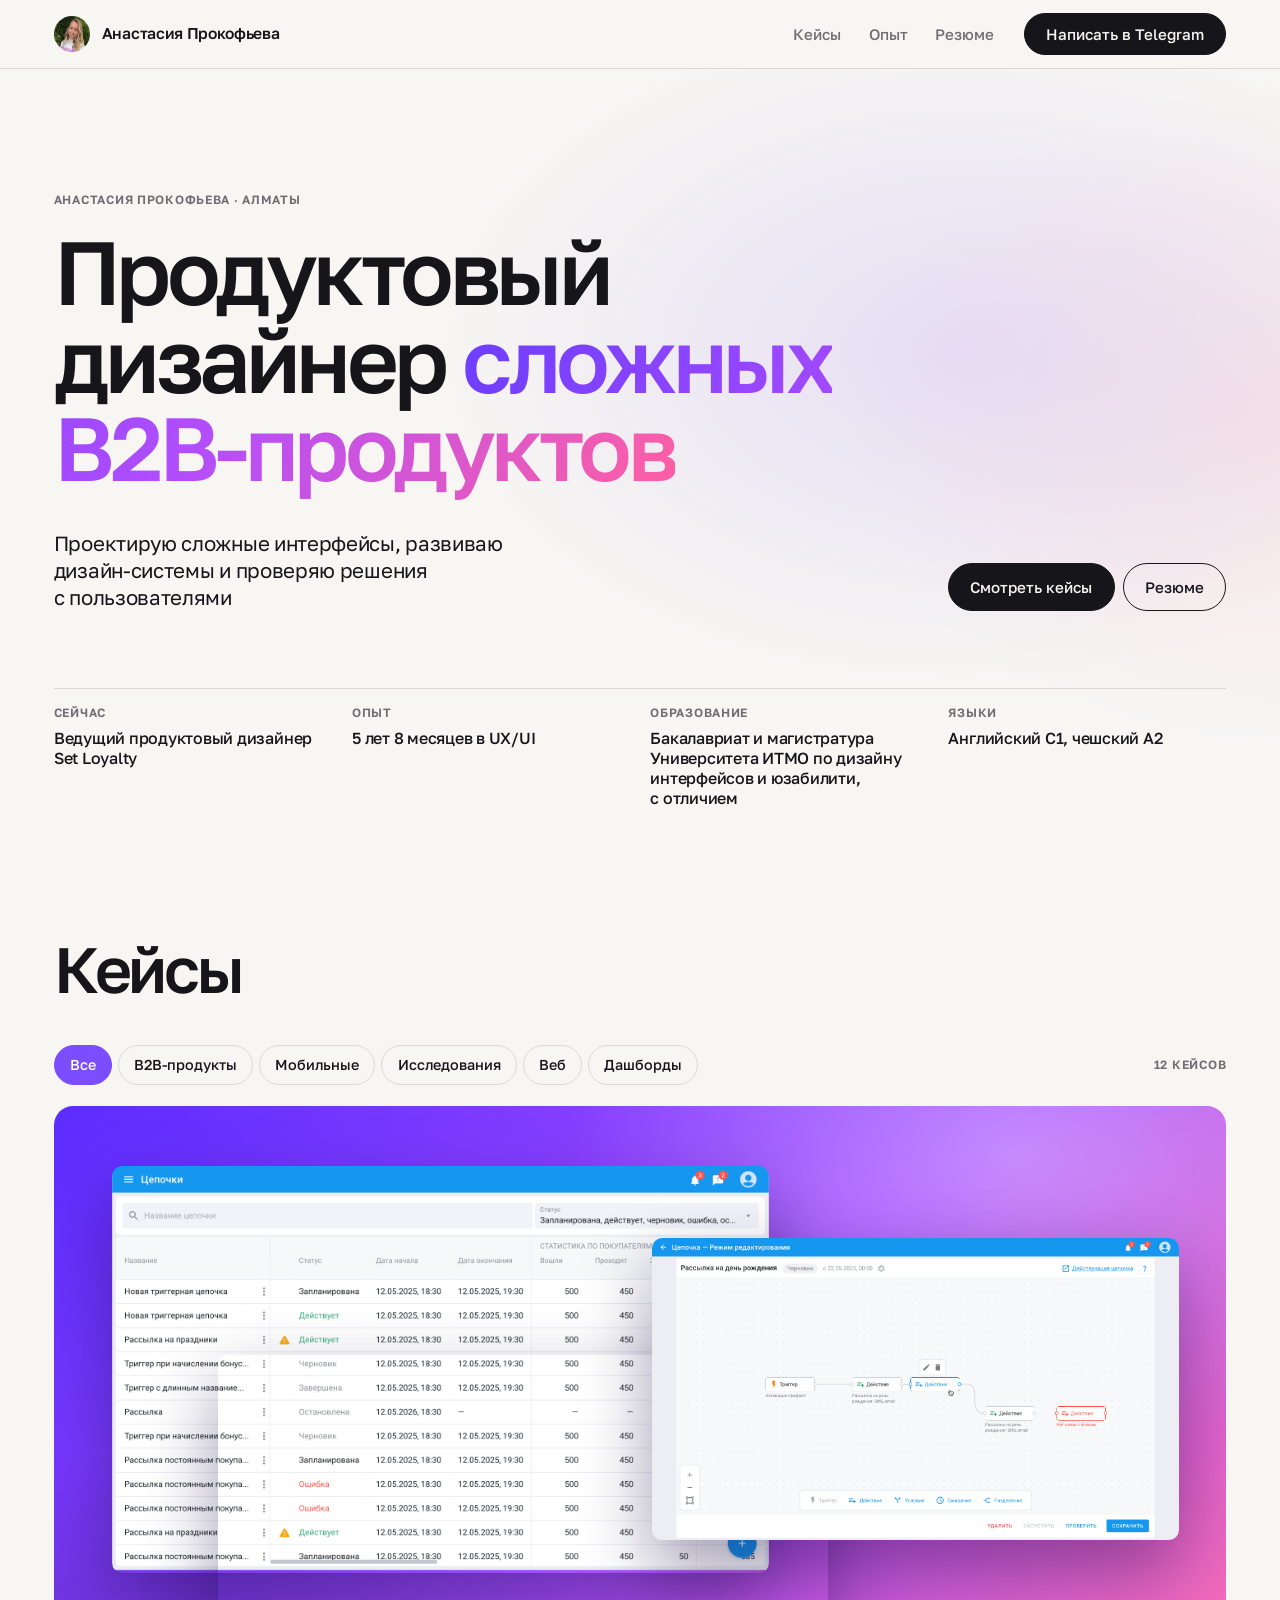
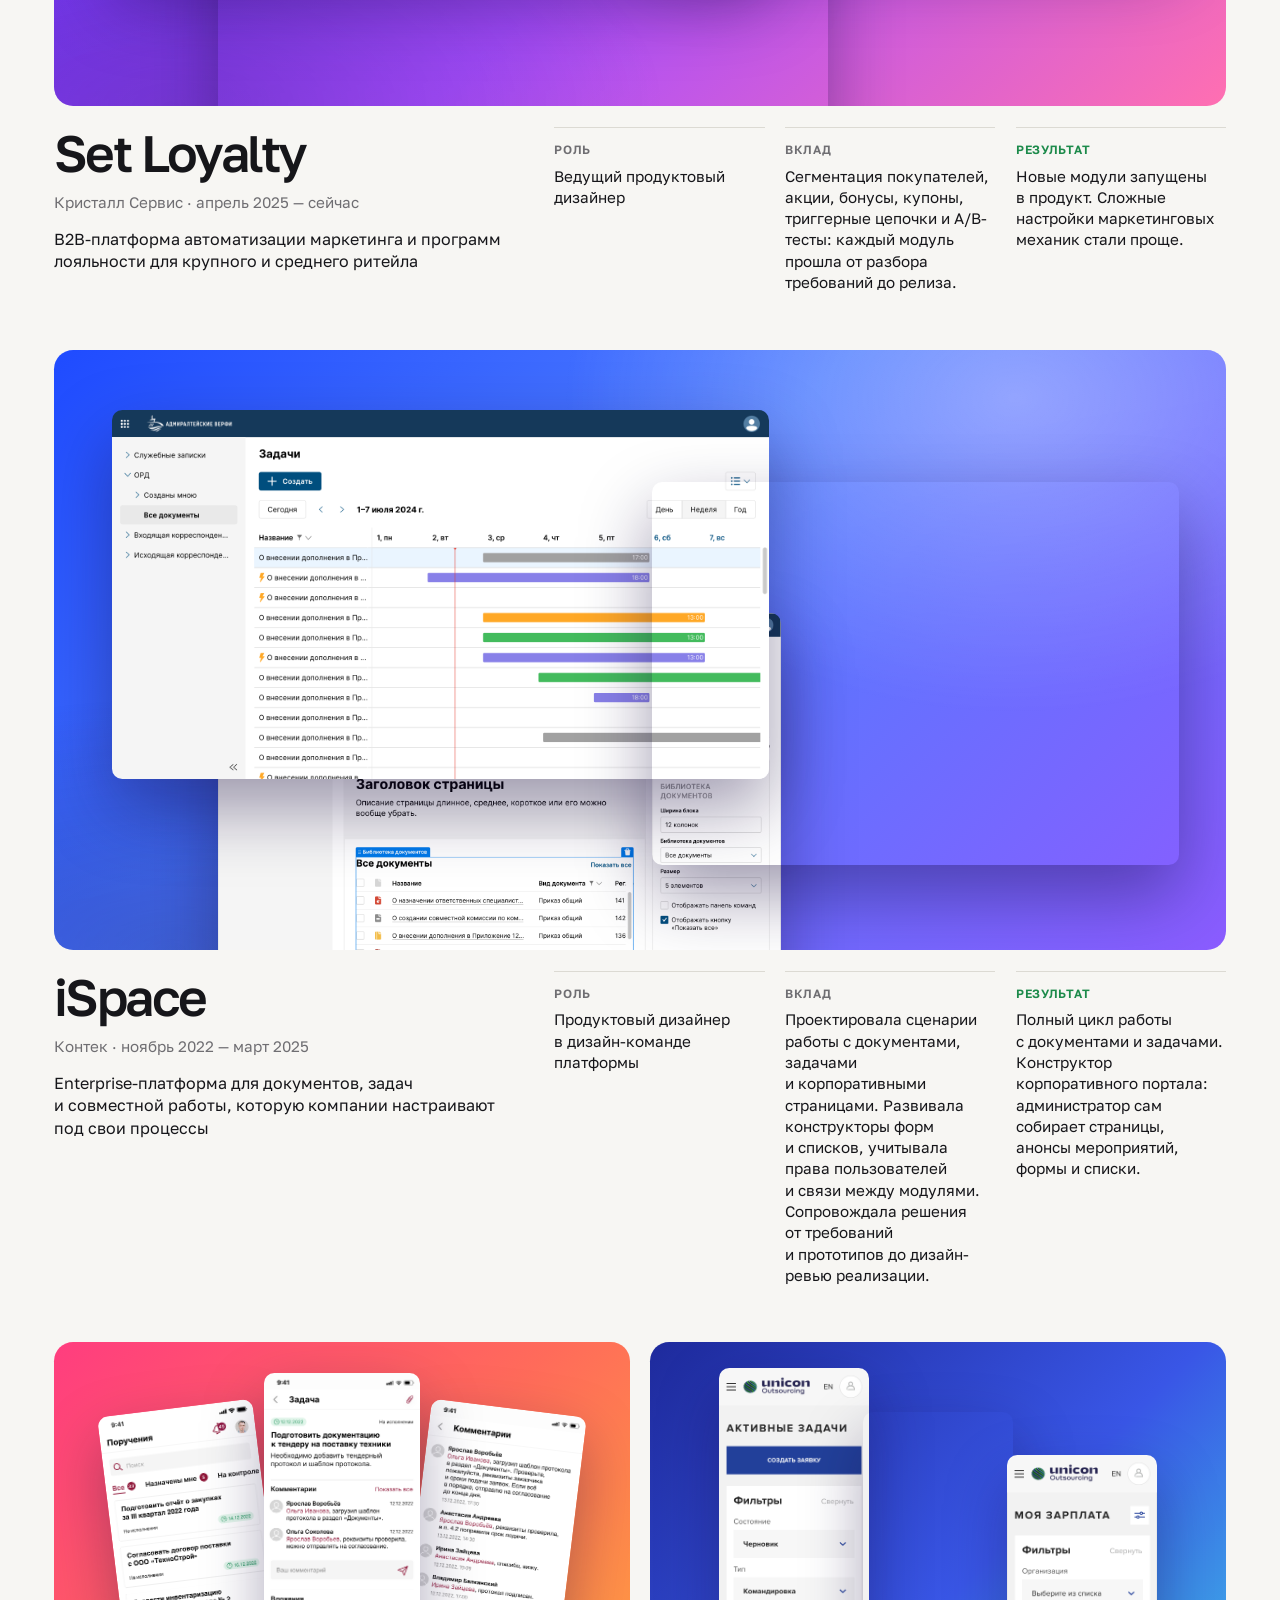
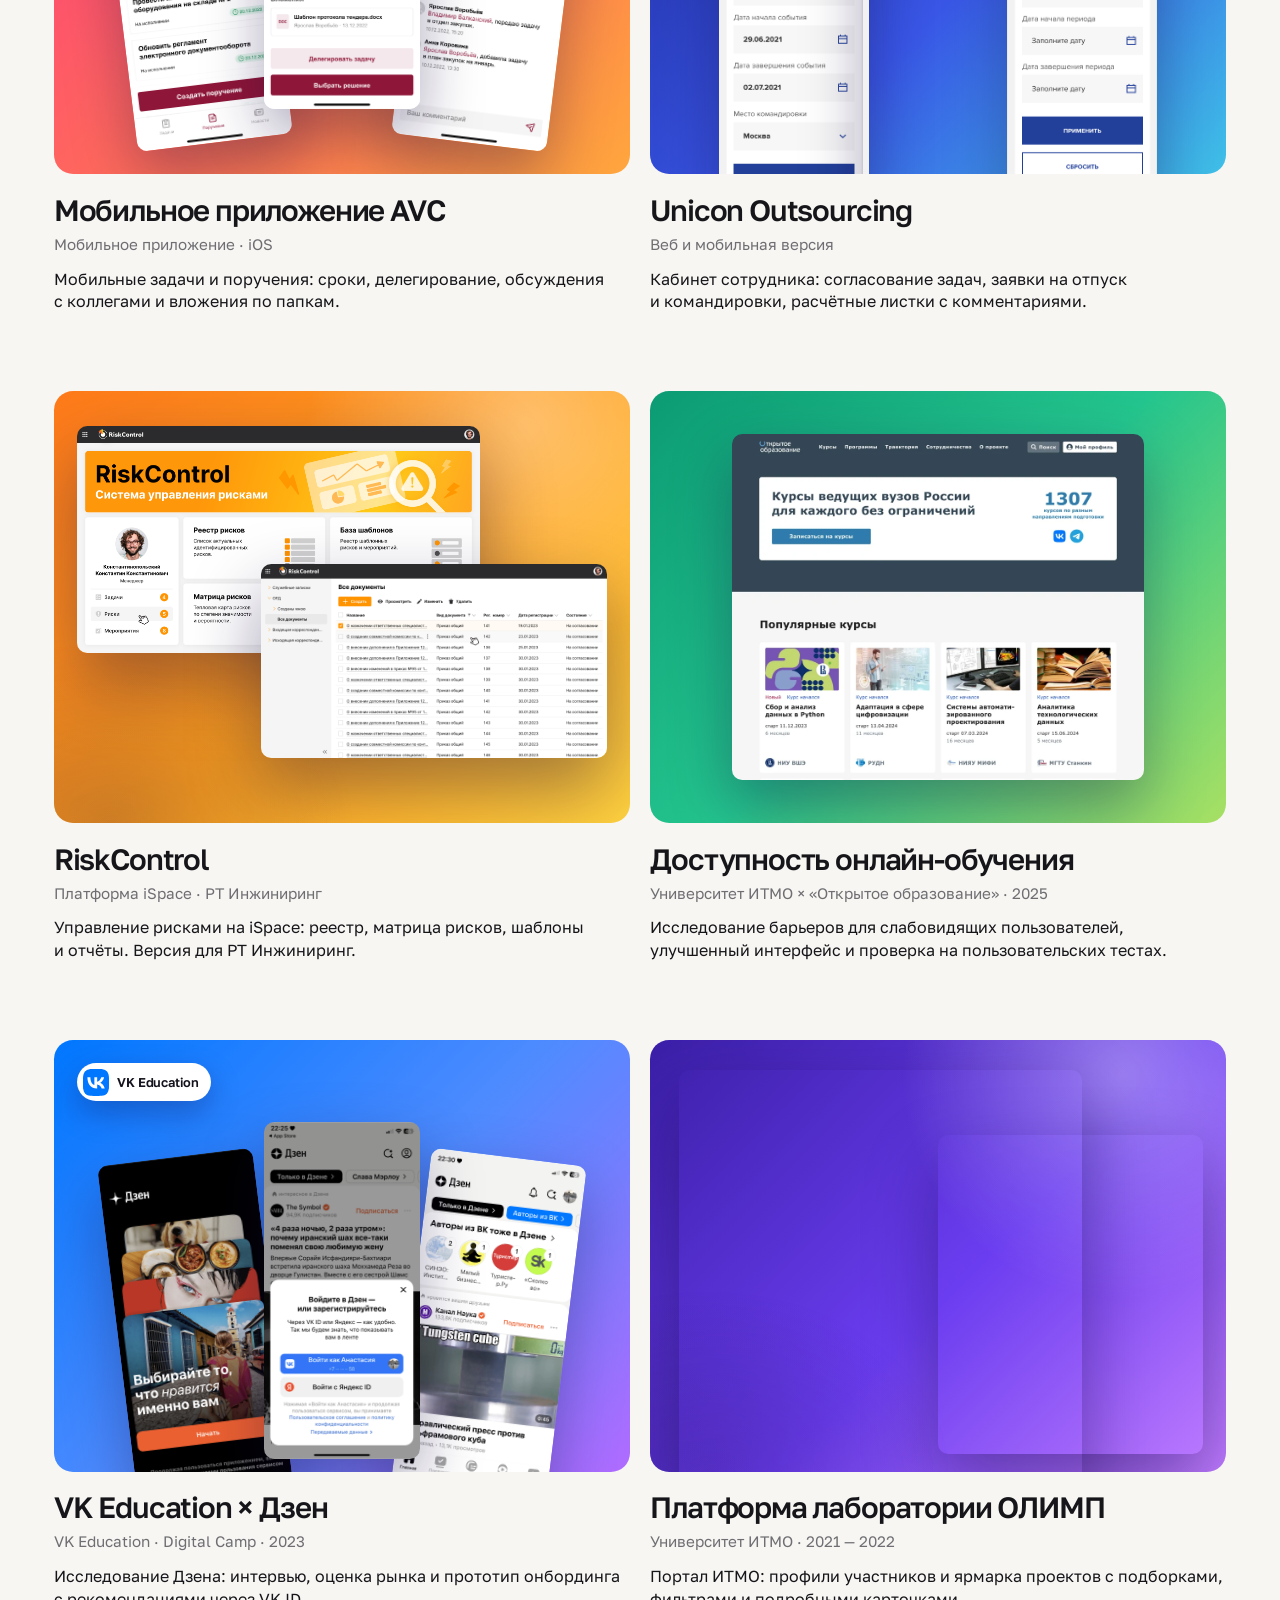
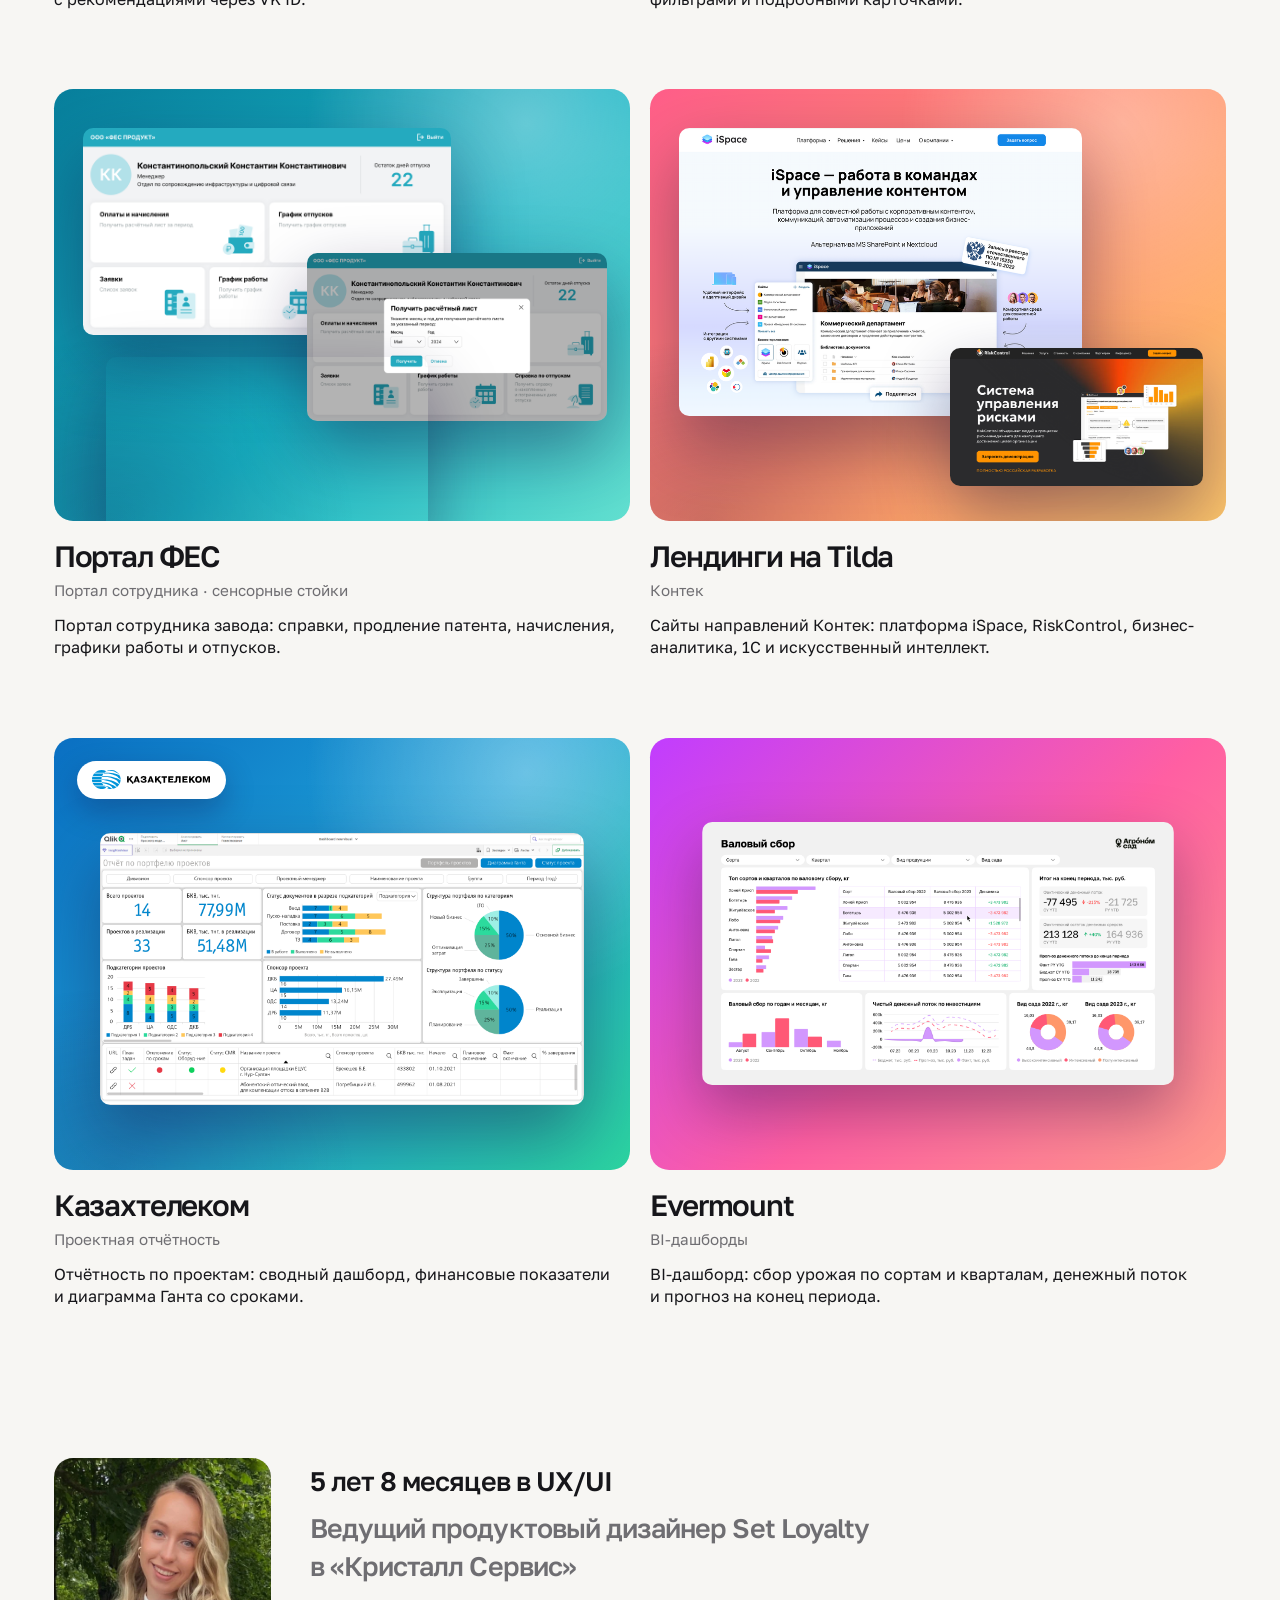
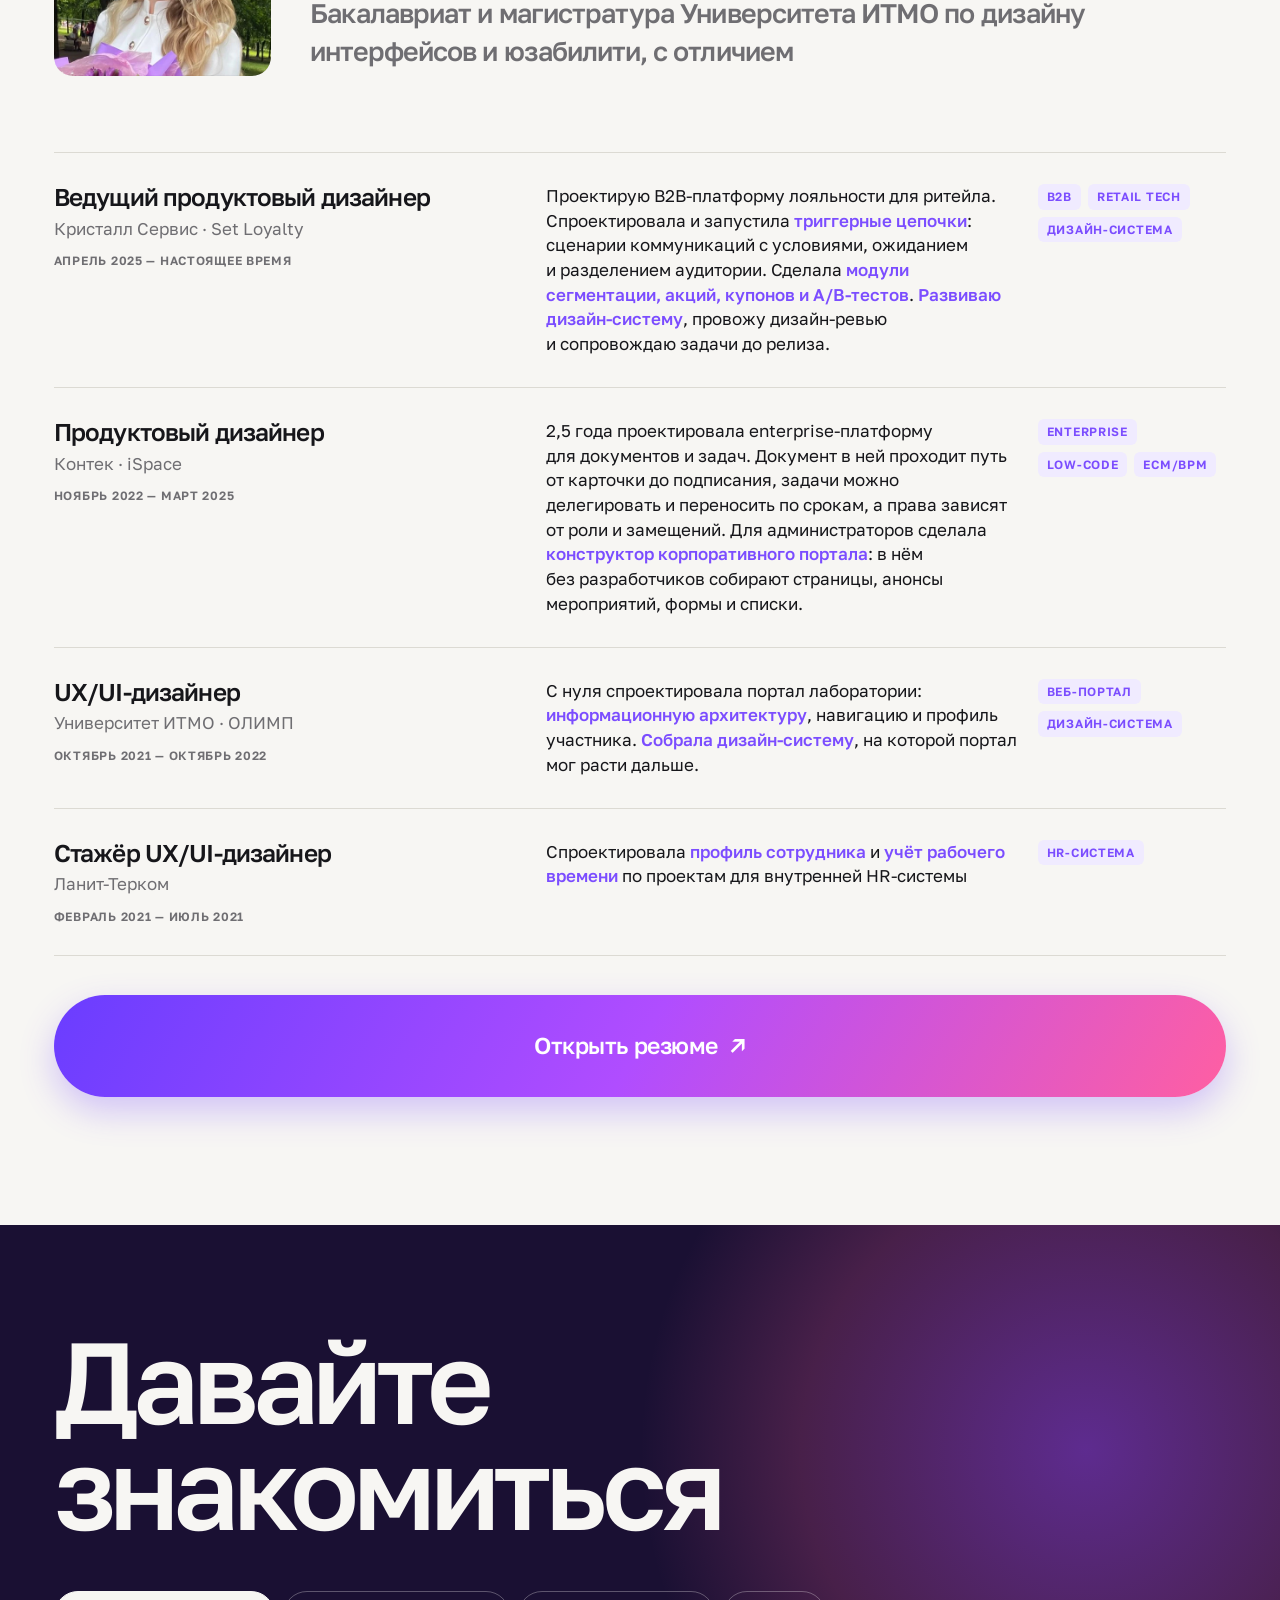
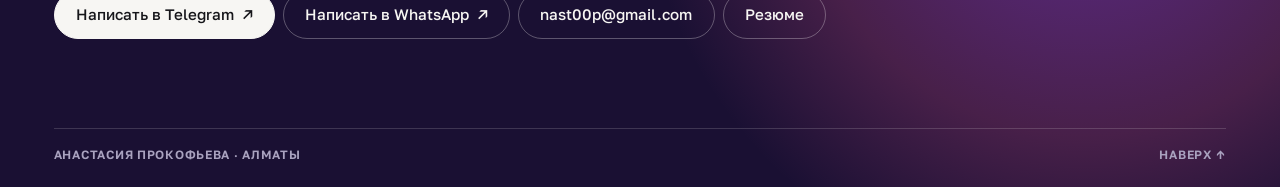
<file: index.html>
<!doctype html>
<html lang="ru">
<head>
  <meta charset="utf-8">
  <meta name="viewport" content="width=device-width,initial-scale=1">
  <meta name="description" content="Портфолио Анастасии Прокофьевой. Продуктовый дизайн B2B-платформ и мобильных приложений, UX-исследования и доступность.">
  <title>Анастасия Прокофьева — продуктовый дизайнер</title>
  <link rel="icon" href="assets/favicon.svg?v=2" type="image/svg+xml">
  <script>document.documentElement.classList.add("js")</script>
  <link rel="stylesheet" href="site.css?v=1114u">
  <script src="portfolio.js?v=1114i" defer></script>
</head>
<body class="portfolio" id="top">
  <a class="skip" href="#main">К содержанию</a>
  <header class="top">
    <div class="bar">
      <a class="me" href="index.html" aria-label="Анастасия Прокофьева, главная"><img src="assets/portrait.webp" alt="" width="36" height="36"><span>Анастасия Прокофьева</span></a>
      <nav aria-label="Основная навигация">
        <a href="#works">Кейсы</a>
        <a href="#about">Опыт</a>
        <a href="Prokofieva_Product_Designer.pdf">Резюме</a>
      </nav>
      <a class="btn btn-dark contact" href="https://t.me/mqqeu">Написать в Telegram</a>
    </div>
  </header>

  <main id="main">
    <section class="wrap hero">
      <p class="label" data-reveal>Анастасия Прокофьева · Алматы</p>
      <h1 class="rise" data-reveal><span>Продуктовый дизайнер <em>сложных B2B-продуктов</em></span></h1>
      <div class="hero-row" data-reveal>
        <p class="hero-sub">Проектирую сложные интерфейсы, развиваю дизайн-системы и проверяю решения с пользователями</p>
        <div class="hero-actions">
          <a class="btn btn-dark" href="#works">Смотреть кейсы</a>
          <a class="btn" href="Prokofieva_Product_Designer.pdf">Резюме</a>
        </div>
      </div>
      <div class="facts" data-reveal>
        <div><b>Сейчас</b><span>Ведущий продуктовый дизайнер Set Loyalty</span></div>
        <div><b>Опыт</b><span>5 лет 8 месяцев в UX/UI</span></div>
        <div><b>Образование</b><span>Бакалавриат и магистратура Университета ИТМО по дизайну интерфейсов и юзабилити, с отличием</span></div>
        <div><b>Языки</b><span>Английский C1, чешский A2</span></div>
      </div>
    </section>

    <section class="wrap section" id="works">
      <div class="section-head">
        <h2 class="rise" data-reveal><span>Кейсы</span></h2>
      </div>
      <div class="filter" data-filter data-reveal role="group" aria-label="Фильтр кейсов">
        <button type="button" data-tag="all" aria-pressed="true">Все</button>
        <button type="button" data-tag="b2b" aria-pressed="false">B2B-продукты</button>
        <button type="button" data-tag="mobile" aria-pressed="false">Мобильные</button>
        <button type="button" data-tag="research" aria-pressed="false">Исследования</button>
        <button type="button" data-tag="web" aria-pressed="false">Веб</button>
        <button type="button" data-tag="data" aria-pressed="false">Дашборды</button>
        <span class="filter-count" data-count aria-live="polite"></span>
      </div>

      <div class="works">
        <article class="card card-lg" data-tags="b2b" data-reveal>
          <div class="card-cover cover-scene tone-violet"><img decoding="async" class="sc-main" style="--l:5%;--t:10%;--w:56%" src="assets/frame-previews/sl-chains-1600.webp" srcset="assets/frame-previews/sl-chains-800.webp 800w, assets/frame-previews/sl-chains-1600.webp 1600w, assets/frame-previews/sl-chains-2400.webp 2400w" sizes="(max-width: 760px) 58vw, 58vw" alt="Set Loyalty: таблица всех триггерных цепочек со статусами" width="1280" height="794" fetchpriority="high"><img decoding="async" class="sc-side" style="--r:4%;--t:22%;--w:45%;--z:3" src="assets/frame-previews/sl-chain-edit-1600.webp" srcset="assets/frame-previews/sl-chain-edit-800.webp 800w, assets/frame-previews/sl-chain-edit-1600.webp 1600w, assets/frame-previews/sl-chain-edit-2400.webp 2400w" sizes="(max-width: 760px) 47vw, 47vw" alt="Set Loyalty: редактирование запущенной цепочки" width="1490" height="853" loading="lazy"><img decoding="async" class="sc-small" style="--l:14%;--b:-6%;--w:52%;--z:2" src="assets/frame-previews/sl-segment-created-1600.webp" srcset="assets/frame-previews/sl-segment-created-800.webp 800w, assets/frame-previews/sl-segment-created-1600.webp 1600w, assets/frame-previews/sl-segment-created-2400.webp 2400w" sizes="(max-width: 760px) 54vw, 54vw" alt="Set Loyalty: созданные сегменты покупателей" width="1280" height="813" loading="lazy"></div>
          <div class="card-body">
            <div class="card-head">
              <h3><a href="set-loyalty.html">Set Loyalty</a></h3>
              <p class="meta">Кристалл Сервис · апрель 2025 — сейчас</p>
              <p class="card-text">B2B-платформа автоматизации маркетинга и программ лояльности для крупного и среднего ритейла</p>
            </div>
            <dl class="rcr">
              <div><dt>Роль</dt><dd>Ведущий продуктовый дизайнер</dd></div>
              <div><dt>Вклад</dt><dd>Сегментация покупателей, акции, бонусы, купоны, триггерные цепочки и A/B-тесты: каждый модуль прошла от разбора требований до релиза.</dd></div>
              <div class="result"><dt>Результат</dt><dd>Новые модули запущены в продукт. Сложные настройки маркетинговых механик стали проще.</dd></div>
            </dl>
          </div>
        </article>

        <article class="card card-lg" data-tags="b2b" data-reveal>
          <div class="card-cover cover-scene tone-ocean"><img decoding="async" class="sc-main" style="--l:5%;--t:10%;--w:56%" src="assets/frame-previews/ispace-gantt-1600.webp" srcset="assets/frame-previews/ispace-gantt-800.webp 800w, assets/frame-previews/ispace-gantt-1600.webp 1600w, assets/frame-previews/ispace-gantt-2400.webp 2400w" sizes="(max-width: 760px) 58vw, 58vw" alt="iSpace: задачи на диаграмме Ганта по неделям" width="1280" height="720" loading="lazy"><img decoding="async" class="sc-side" style="--r:4%;--t:22%;--w:45%" src="assets/frame-previews/ispace-teams-1600.webp" srcset="assets/frame-previews/ispace-teams-800.webp 800w, assets/frame-previews/ispace-teams-1600.webp 1600w, assets/frame-previews/ispace-teams-2400.webp 2400w" sizes="(max-width: 760px) 47vw, 47vw" alt="iSpace: управление командами подразделений" width="1280" height="929" loading="lazy"><img decoding="async" class="sc-small" style="--l:14%;--b:-16%;--w:48%;--z:0" src="assets/frame-previews/ispace-library-1600.webp" srcset="assets/frame-previews/ispace-library-800.webp 800w, assets/frame-previews/ispace-library-1600.webp 1600w, assets/frame-previews/ispace-library-2400.webp 2400w" sizes="(max-width: 760px) 50vw, 50vw" alt="iSpace: редактор страницы корпоративного портала" width="1280" height="986" loading="lazy"></div>
          <div class="card-body">
            <div class="card-head">
              <h3><a href="ispace.html">iSpace</a></h3>
              <p class="meta">Контек · ноябрь 2022 — март 2025</p>
              <p class="card-text">Enterprise-платформа для документов, задач и совместной работы, которую компании настраивают под свои процессы</p>
            </div>
            <dl class="rcr">
              <div><dt>Роль</dt><dd>Продуктовый дизайнер в дизайн-команде платформы</dd></div>
              <div><dt>Вклад</dt><dd>Проектировала сценарии работы с документами, задачами и корпоративными страницами. Развивала конструкторы форм и списков, учитывала права пользователей и связи между модулями. Сопровождала решения от требований и прототипов до дизайн-ревью реализации.</dd></div>
              <div class="result"><dt>Результат</dt><dd>Полный цикл работы с документами и задачами. Конструктор корпоративного портала: администратор сам собирает страницы, анонсы мероприятий, формы и списки.</dd></div>
            </dl>
          </div>
        </article>

        <article class="card" data-tags="mobile b2b" data-reveal>
          <div class="card-cover cover-stack cover-phones tone-sunset"><img decoding="async" src="assets/previews/avc-orders-640.webp" srcset="assets/previews/avc-orders-320.webp 320w, assets/previews/avc-orders-640.webp 640w, assets/previews/avc-orders-960.webp 960w" sizes="(max-width: 760px) 28vw, 14vw" alt="AVC: список поручений" width="375" height="812" loading="lazy"><img decoding="async" src="assets/previews/avc-task-detail-640.webp" srcset="assets/previews/avc-task-detail-320.webp 320w, assets/previews/avc-task-detail-640.webp 640w, assets/previews/avc-task-detail-960.webp 960w" sizes="(max-width: 760px) 28vw, 14vw" alt="AVC: задача по подготовке тендерной документации, комментарии и вложения" width="375" height="812" loading="lazy"><img decoding="async" src="assets/previews/avc-comments-640.webp" srcset="assets/previews/avc-comments-320.webp 320w, assets/previews/avc-comments-640.webp 640w, assets/previews/avc-comments-960.webp 960w" sizes="(max-width: 760px) 28vw, 14vw" alt="AVC: комментарии к задаче" width="375" height="812" loading="lazy"></div>
          <div class="card-body">
            <h3><a href="avc.html">Мобильное приложение AVC</a></h3>
            <p class="meta">Мобильное приложение · iOS</p>
            <p class="card-text">Мобильные задачи и поручения: сроки, делегирование, обсуждения с коллегами и вложения по папкам.</p>
          </div>
        </article>

        <article class="card" data-tags="mobile b2b" data-reveal>
          <div class="card-cover cover-stack cover-phones tone-indigo cover-cascade"><img decoding="async" src="assets/previews/unicon-home-2-640.webp" srcset="assets/previews/unicon-home-2-320.webp 320w, assets/previews/unicon-home-2-640.webp 640w, assets/previews/unicon-home-2-960.webp 960w" sizes="(max-width: 760px) 28vw, 14vw" alt="Unicon Outsourcing: активные задачи в мобильной версии" width="320" height="2167" loading="lazy"><img decoding="async" src="assets/previews/unicon-pay-3-640.webp" srcset="assets/previews/unicon-pay-3-320.webp 320w, assets/previews/unicon-pay-3-640.webp 640w, assets/previews/unicon-pay-3-960.webp 960w" sizes="(max-width: 760px) 28vw, 14vw" alt="Unicon Outsourcing: расчётные листки в мобильной версии" width="320" height="1369" loading="lazy"><img decoding="async" src="assets/previews/unicon-pay-2-640.webp" srcset="assets/previews/unicon-pay-2-320.webp 320w, assets/previews/unicon-pay-2-640.webp 640w, assets/previews/unicon-pay-2-960.webp 960w" sizes="(max-width: 760px) 28vw, 14vw" alt="Unicon Outsourcing: фильтры расчётных листков" width="320" height="1967" loading="lazy"></div>
          <div class="card-body">
            <h3><a href="unicon.html">Unicon Outsourcing</a></h3>
            <p class="meta">Веб и мобильная версия</p>
            <p class="card-text">Кабинет сотрудника: согласование задач, заявки на отпуск и командировки, расчётные листки с комментариями.</p>
          </div>
        </article>

        <article class="card" data-tags="b2b" data-reveal>
          <div class="card-cover cover-scene tone-amber"><img decoding="async" class="sc-main" style="--l:4%;--t:8%;--w:70%" src="assets/frame-previews/risk-home-1600.webp" srcset="assets/frame-previews/risk-home-800.webp 800w, assets/frame-previews/risk-home-1600.webp 1600w, assets/frame-previews/risk-home-2400.webp 2400w" sizes="(max-width: 760px) 73vw, 36vw" alt="RiskControl: главная с реестром рисков, базой шаблонов, матрицей и отчётами" width="1280" height="720" loading="lazy"><img decoding="async" class="sc-side" style="--r:4%;--t:40%;--w:60%" src="assets/frame-previews/risk-documents-1600.webp" srcset="assets/frame-previews/risk-documents-800.webp 800w, assets/frame-previews/risk-documents-1600.webp 1600w, assets/frame-previews/risk-documents-2400.webp 2400w" sizes="(max-width: 760px) 62vw, 31vw" alt="RiskControl: рабочая область со всеми документами" width="1280" height="720" loading="lazy"></div>
          <div class="card-body">
            <h3><a href="riskcontrol.html">RiskControl</a></h3>
            <p class="meta">Платформа iSpace · PT Инжиниринг</p>
            <p class="card-text">Управление рисками на iSpace: реестр, матрица рисков, шаблоны и отчёты. Версия для PT Инжиниринг.</p>
          </div>
        </article>

        <article class="card" data-tags="research" data-reveal>
          <div class="card-cover tone-mint"><img src="assets/access-37-0.webp" alt="Улучшенный прототип «Открытого образования»" width="972" height="815" loading="lazy"></div>
          <div class="card-body">
            <h3><a href="accessibility.html">Доступность онлайн-обучения</a></h3>
            <p class="meta">Университет ИТМО × «Открытое образование» · 2025</p>
            <p class="card-text">Исследование барьеров для слабовидящих пользователей, улучшенный интерфейс и проверка на пользовательских тестах.</p>
          </div>
        </article>

        <article class="card" data-tags="research mobile" data-reveal>
          <div class="card-cover cover-stack cover-phones tone-sky"><img decoding="async" src="assets/previews/dzen-1-640.webp" srcset="assets/previews/dzen-1-320.webp 320w, assets/previews/dzen-1-640.webp 640w, assets/previews/dzen-1-960.webp 960w" sizes="(max-width: 760px) 28vw, 14vw" alt="Дзен: экран онбординга" width="390" height="844" loading="lazy"><img decoding="async" src="assets/previews/dzen-5-640.webp" srcset="assets/previews/dzen-5-320.webp 320w, assets/previews/dzen-5-640.webp 640w, assets/previews/dzen-5-960.webp 960w" sizes="(max-width: 760px) 28vw, 14vw" alt="Дзен: вход через VK ID" width="390" height="844" loading="lazy"><img decoding="async" src="assets/previews/dzen-9-640.webp" srcset="assets/previews/dzen-9-320.webp 320w, assets/previews/dzen-9-640.webp 640w, assets/previews/dzen-9-960.webp 960w" sizes="(max-width: 760px) 28vw, 14vw" alt="Дзен: лента после онбординга" width="390" height="844" loading="lazy"><span class="cover-badge"><img src="assets/logo-vk.svg" alt="" width="48" height="48">VK Education</span></div>
          <div class="card-body">
            <h3><a href="research.html">VK Education × Дзен</a></h3>
            <p class="meta">VK Education · Digital Camp · 2023</p>
            <p class="card-text">Исследование Дзена: интервью, оценка рынка и прототип онбординга с рекомендациями через VK ID.</p>
          </div>
        </article>

        <article class="card" data-tags="b2b" data-reveal>
          <div class="card-cover cover-scene tone-grape"><img decoding="async" class="sc-main" style="--l:5%;--t:7%;--w:70%" src="assets/frame-previews/olimp-collections-1600.webp" srcset="assets/frame-previews/olimp-collections-800.webp 800w, assets/frame-previews/olimp-collections-1600.webp 1600w, assets/frame-previews/olimp-collections-2400.webp 2400w" sizes="(max-width: 760px) 73vw, 36vw" alt="ОЛИМП: подборки проектов" width="1440" height="1555" loading="lazy"><img decoding="async" class="sc-side" style="--r:4%;--t:22%;--w:46%" src="assets/frame-previews/olimp-project-1600.webp" srcset="assets/frame-previews/olimp-project-800.webp 800w, assets/frame-previews/olimp-project-1600.webp 1600w, assets/frame-previews/olimp-project-2400.webp 2400w" sizes="(max-width: 760px) 48vw, 24vw" alt="ОЛИМП: карточка проекта" width="1440" height="1731" loading="lazy"></div>
          <div class="card-body">
            <h3><a href="olimp.html">Платформа лаборатории ОЛИМП</a></h3>
            <p class="meta">Университет ИТМО · 2021 — 2022</p>
            <p class="card-text">Портал ИТМО: профили участников и ярмарка проектов с подборками, фильтрами и подробными карточками.</p>
          </div>
        </article>

        <article class="card" data-tags="web" data-reveal>
          <div class="card-cover cover-scene tone-teal"><img decoding="async" class="sc-main" style="--l:5%;--t:9%;--w:64%" src="assets/frame-previews/fes-home-1600.webp" srcset="assets/frame-previews/fes-home-800.webp 800w, assets/frame-previews/fes-home-1600.webp 1600w, assets/frame-previews/fes-home-2400.webp 2400w" sizes="(max-width: 760px) 67vw, 33vw" alt="Портал ФЕС: главная страница сотрудника" width="1280" height="720" loading="lazy"><img decoding="async" class="sc-side" style="--r:4%;--t:38%;--w:52%" src="assets/frame-previews/fes-pay-1600.webp" srcset="assets/frame-previews/fes-pay-800.webp 800w, assets/frame-previews/fes-pay-1600.webp 1600w, assets/frame-previews/fes-pay-2400.webp 2400w" sizes="(max-width: 760px) 54vw, 27vw" alt="Портал ФЕС: получение расчётного листа" width="1280" height="720" loading="lazy"><img decoding="async" class="sc-small" style="--l:9%;--b:-4%;--w:56%" src="assets/frame-previews/fes-requests-1600.webp" srcset="assets/frame-previews/fes-requests-800.webp 800w, assets/frame-previews/fes-requests-1600.webp 1600w, assets/frame-previews/fes-requests-2400.webp 2400w" sizes="(max-width: 760px) 58vw, 29vw" alt="Портал ФЕС: заявки" width="1280" height="720" loading="lazy"></div>
          <div class="card-body">
            <h3><a href="fes.html">Портал ФЕС</a></h3>
            <p class="meta">Портал сотрудника · сенсорные стойки</p>
            <p class="card-text">Портал сотрудника завода: справки, продление патента, начисления, графики работы и отпусков.</p>
          </div>
        </article>

        <article class="card" data-tags="web" data-reveal>
          <div class="card-cover cover-scene tone-peach"><img decoding="async" class="sc-main" style="--l:5%;--t:9%;--w:70%" src="assets/previews/land-n-ispace-1600.webp" srcset="assets/previews/land-n-ispace-800.webp 800w, assets/previews/land-n-ispace-1600.webp 1600w, assets/previews/land-n-ispace-2400.webp 2400w" sizes="(max-width: 760px) 73vw, 36vw" alt="Лендинг iSpace" width="2178" height="1558" loading="lazy"><img decoding="async" class="sc-side" style="--r:4%;--b:8%;--w:44%" src="assets/previews/land-n-rc-1600.webp" srcset="assets/previews/land-n-rc-800.webp 800w, assets/previews/land-n-rc-1600.webp 1600w, assets/previews/land-n-rc-2400.webp 2400w" sizes="(max-width: 760px) 46vw, 23vw" alt="Лендинг RiskControl" width="2940" height="1598" loading="lazy"></div>
          <div class="card-body">
            <h3><a href="web-projects.html">Лендинги на Tilda</a></h3>
            <p class="meta">Контек</p>
            <p class="card-text">Сайты направлений Контек: платформа iSpace, RiskControl, бизнес-аналитика, 1С и искусственный интеллект.</p>
          </div>
        </article>

        <article class="card" data-tags="data" data-reveal>
          <div class="card-cover cover-scene tone-ice"><span class="cover-badge cover-badge-wide"><img src="assets/logo-kazakhtelecom.svg" alt="Казахтелеком" width="6095" height="989"></span><img decoding="async" class="sc-main" style="--l:8%;--t:22%;--w:84%" src="assets/frame-previews/kt-portfolio-1600.webp" srcset="assets/frame-previews/kt-portfolio-800.webp 800w, assets/frame-previews/kt-portfolio-1600.webp 1600w, assets/frame-previews/kt-portfolio-2400.webp 2400w" sizes="(max-width: 760px) 87vw, 44vw" alt="Казахтелеком: дашборд портфеля проектов" width="1280" height="720" loading="lazy"></div>
          <div class="card-body">
            <h3><a href="dashboards.html">Казахтелеком</a></h3>
            <p class="meta">Проектная отчётность</p>
            <p class="card-text">Отчётность по проектам: сводный дашборд, финансовые показатели и диаграмма Ганта со сроками.</p>
          </div>
        </article>

        <article class="card" data-tags="data" data-reveal>
          <div class="card-cover tone-rose"><img decoding="async" src="assets/previews/ev-dashboard-2-1600.webp" srcset="assets/previews/ev-dashboard-2-800.webp 800w, assets/previews/ev-dashboard-2-1600.webp 1600w, assets/previews/ev-dashboard-2-2400.webp 2400w" sizes="(max-width: 760px) 87vw, 44vw" alt="Evermount: BI-дашборд валового сбора" width="1440" height="800" loading="lazy"></div>
          <div class="card-body">
            <h3><a href="evermount.html">Evermount</a></h3>
            <p class="meta">BI-дашборды</p>
            <p class="card-text">BI-дашборд: сбор урожая по сортам и кварталам, денежный поток и прогноз на конец периода.</p>
          </div>
        </article>
      </div>
    </section>

    <section class="wrap section" id="about">
      <div class="about-top" data-reveal>
        <img src="assets/portrait.webp" alt="Анастасия Прокофьева" width="500" height="500" loading="lazy">
        <p class="about-lead">5 лет 8 месяцев в UX/UI<em>Ведущий продуктовый дизайнер Set Loyalty<br>в «Кристалл Сервис»</em><em>Бакалавриат и магистратура Университета ИТМО по дизайну интерфейсов и юзабилити, с отличием</em></p>
      </div>
      <div class="xp-list">
        <article class="xp" data-reveal>
          <div class="xp-role"><h3>Ведущий продуктовый дизайнер</h3><p>Кристалл Сервис · Set Loyalty</p><time>Апрель 2025 — настоящее время</time></div>
          <p class="xp-text"><span class="xp-sentence">Проектирую B2B-платформу лояльности для ритейла.</span> <span class="xp-sentence">Спроектировала и запустила <strong>триггерные цепочки</strong>: сценарии коммуникаций с условиями, ожиданием и разделением аудитории.</span> <span class="xp-sentence">Сделала <strong>модули сегментации, акций, купонов и A/B-тестов</strong>.</span> <span class="xp-sentence"><strong>Развиваю дизайн-систему</strong>, провожу дизайн-ревью и сопровождаю задачи до релиза.</span></p>
          <ul class="xp-tags"><li>B2B</li><li>Retail Tech</li><li>Дизайн-система</li></ul>
        </article>
        <article class="xp" data-reveal>
          <div class="xp-role"><h3>Продуктовый дизайнер</h3><p>Контек · iSpace</p><time>Ноябрь 2022 — март 2025</time></div>
          <p class="xp-text"><span class="xp-sentence">2,5 года проектировала enterprise-платформу для документов и задач.</span> <span class="xp-sentence">Документ в ней проходит путь от карточки до подписания, задачи можно делегировать и переносить по срокам, а права зависят от роли и замещений.</span> <span class="xp-sentence">Для администраторов сделала <strong>конструктор корпоративного портала</strong>: в нём без разработчиков собирают страницы, анонсы мероприятий, формы и списки.</span></p>
          <ul class="xp-tags"><li>Enterprise</li><li>Low-code</li><li>ECM/BPM</li></ul>
        </article>
        <article class="xp" data-reveal>
          <div class="xp-role"><h3>UX/UI-дизайнер</h3><p>Университет ИТМО · ОЛИМП</p><time>Октябрь 2021 — октябрь 2022</time></div>
          <p class="xp-text"><span class="xp-sentence">С нуля спроектировала портал лаборатории: <strong>информационную архитектуру</strong>, навигацию и профиль участника.</span> <span class="xp-sentence"><strong>Собрала дизайн-систему</strong>, на которой портал мог расти дальше.</span></p>
          <ul class="xp-tags"><li>Веб-портал</li><li>Дизайн-система</li></ul>
        </article>
        <article class="xp" data-reveal>
          <div class="xp-role"><h3>Стажёр UX/UI-дизайнер</h3><p>Ланит-Терком</p><time>Февраль 2021 — июль 2021</time></div>
          <p class="xp-text"><span class="xp-sentence">Спроектировала <strong>профиль сотрудника</strong> и <strong>учёт рабочего времени</strong> по проектам для внутренней HR-системы</span></p>
          <ul class="xp-tags"><li>HR-система</li></ul>
        </article>
      </div>
      <div class="cv-cta" data-reveal><a class="btn btn-grad btn-xl" href="Prokofieva_Product_Designer.pdf">Открыть резюме <span aria-hidden="true">↗</span></a></div>
    </section>
  </main>

  <footer class="foot" id="contact">
    <div class="wrap">
      <h2>Давайте<br>знакомиться</h2>
      <div class="links">
        <a class="btn btn-light" href="https://t.me/mqqeu">Написать в Telegram <span aria-hidden="true">↗</span></a>
        <a class="btn" href="https://wa.me/79046455458">Написать в WhatsApp <span aria-hidden="true">↗</span></a><a class="btn" href="mailto:nast00p@gmail.com">nast00p@gmail.com</a>
        <a class="btn" href="Prokofieva_Product_Designer.pdf">Резюме</a>
      </div>
      <div class="foot-bottom"><span>Анастасия Прокофьева · Алматы</span><a href="#top">Наверх ↑</a></div>
    </div>
  </footer>
  <div class="dock"><a class="btn btn-dark" href="https://t.me/mqqeu">Написать в Telegram</a><a class="btn" href="Prokofieva_Product_Designer.pdf">Резюме</a></div>
</body>
</html>
</file>
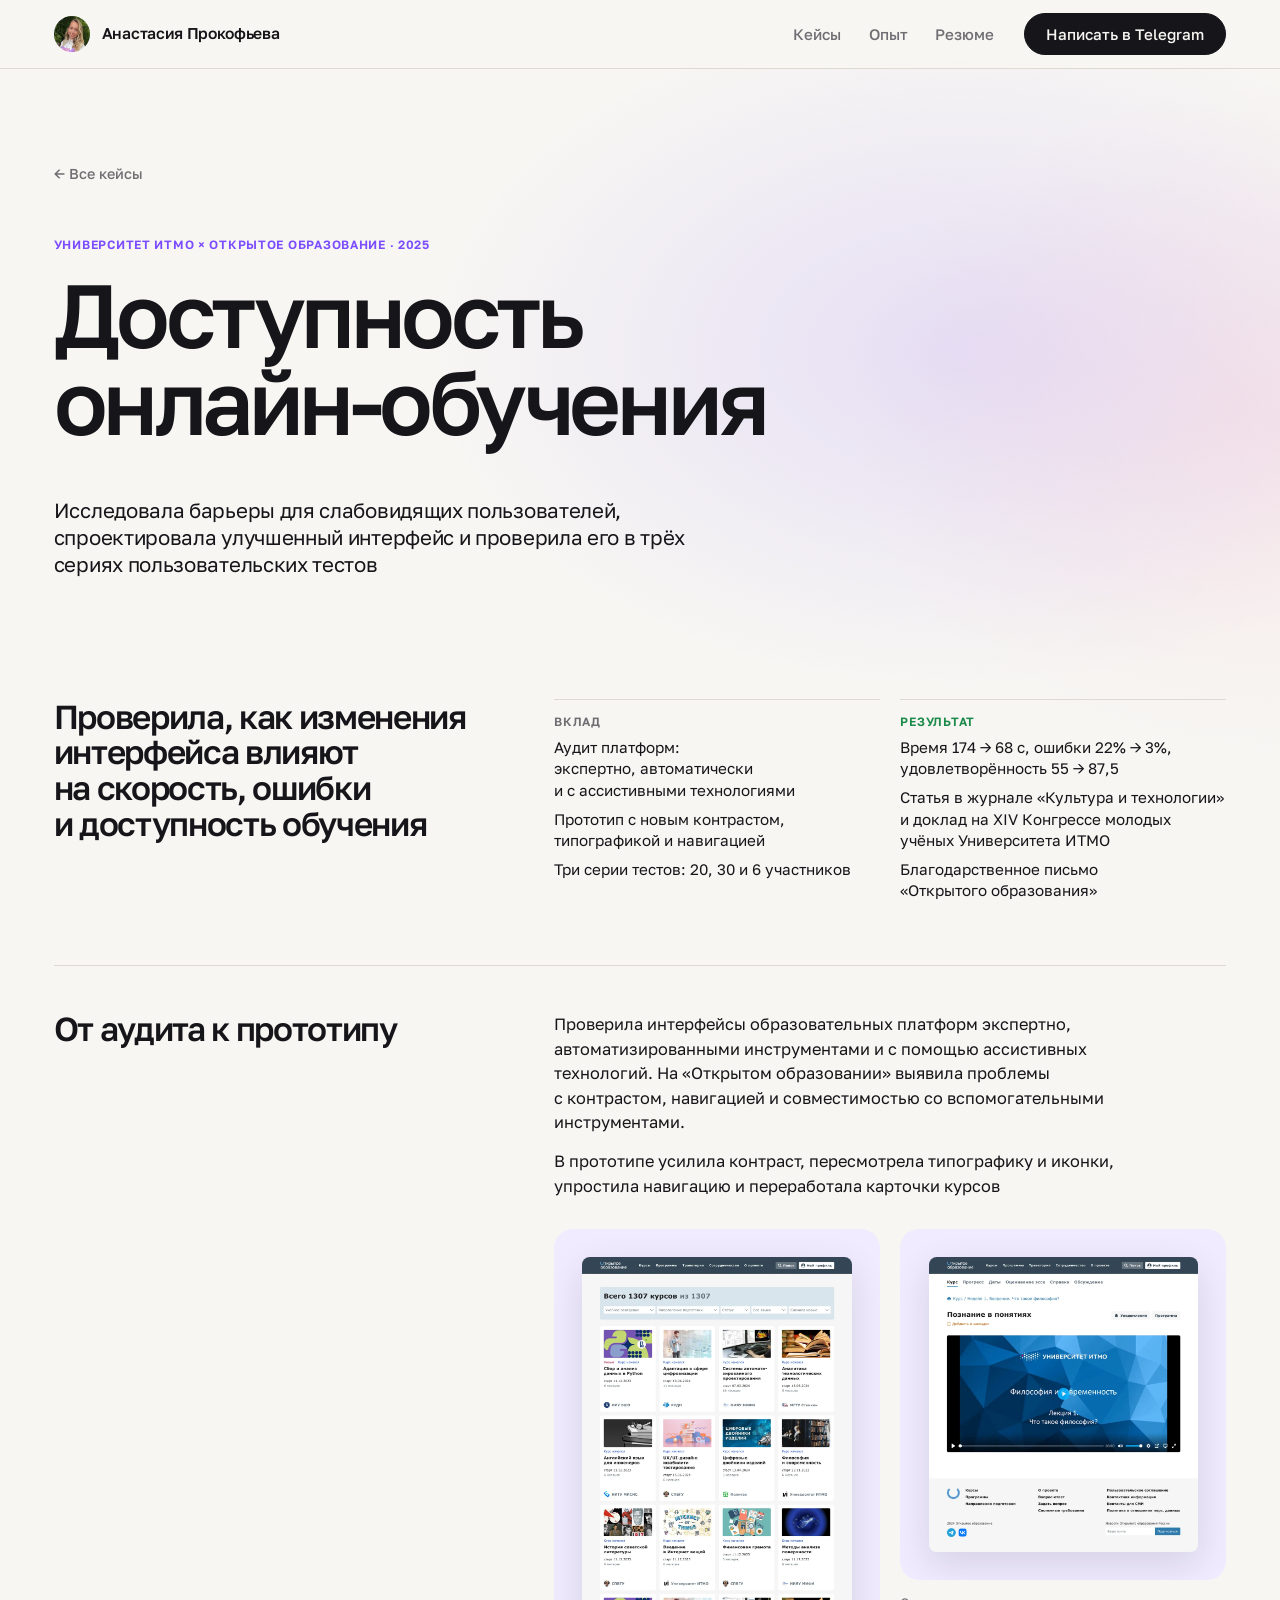
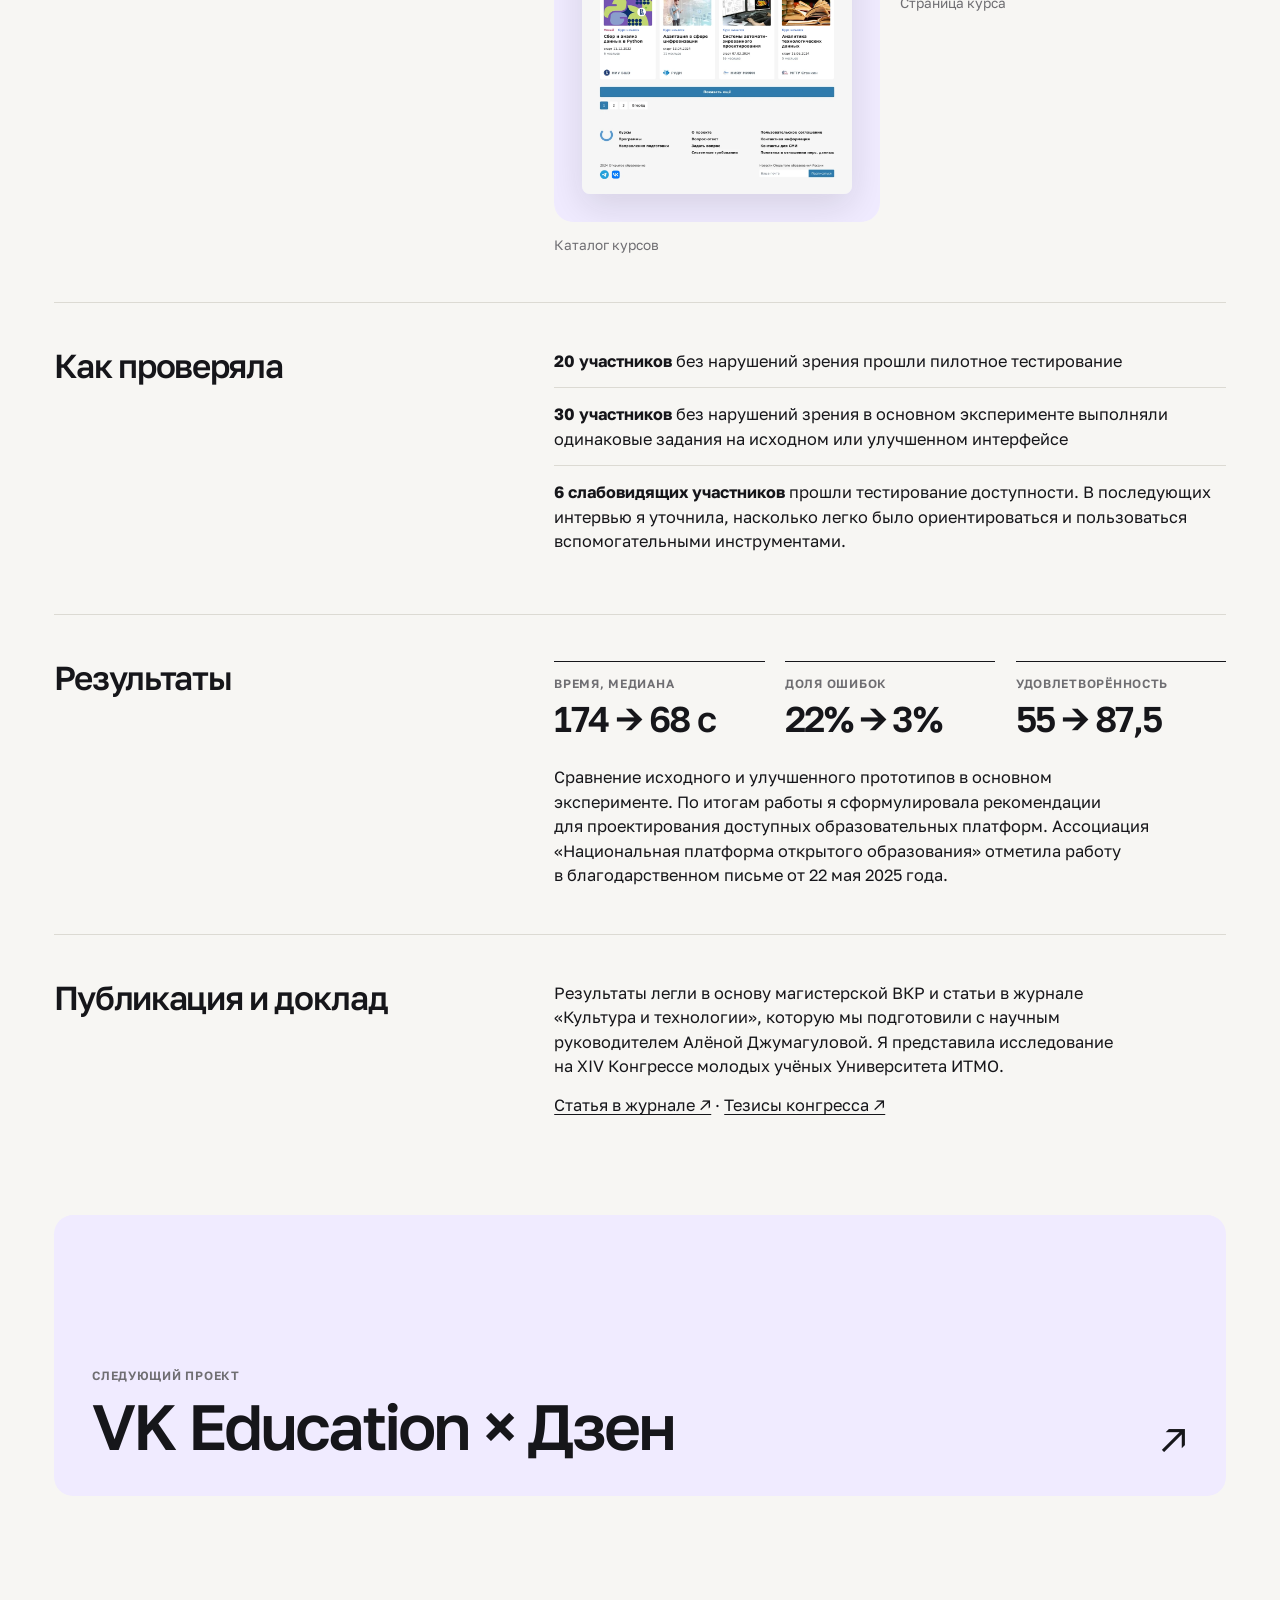
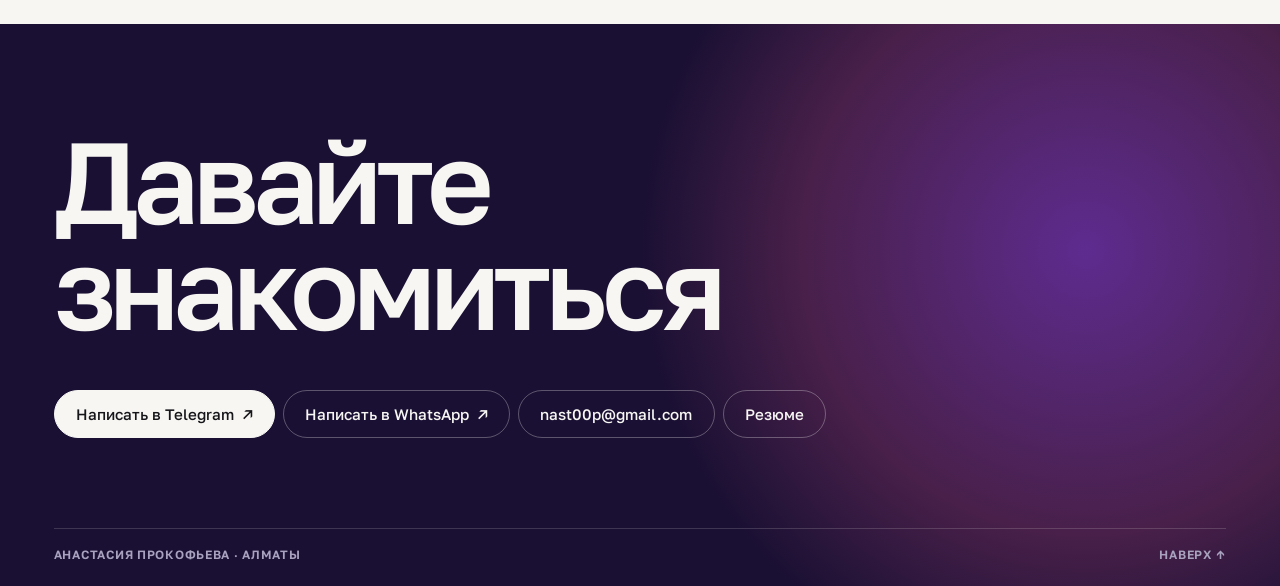
<file: accessibility.html>
<!doctype html>
<html lang="ru"><head><meta charset="utf-8"><meta name="viewport" content="width=device-width,initial-scale=1"><meta name="description" content="Исследовала барьеры для слабовидящих пользователей, спроектировала улучшенный интерфейс и проверила его в трёх сериях пользовательских тестов."><title>Доступность онлайн-обучения — Анастасия Прокофьева</title><link rel="icon" href="assets/favicon.svg?v=2" type="image/svg+xml"><script>document.documentElement.classList.add("js")</script><link rel="stylesheet" href="site.css?v=1114u"><script src="portfolio.js?v=1114i" defer></script></head><body class="case" id="top">
<a class="skip" href="#main">К содержанию</a><header class="top"><div class="bar"><a class="me" href="index.html" aria-label="Анастасия Прокофьева, главная"><img src="assets/portrait.webp" alt="" width="36" height="36"><span>Анастасия Прокофьева</span></a><nav aria-label="Основная навигация"><a href="index.html#works">Кейсы</a><a href="index.html#about">Опыт</a><a href="Prokofieva_Product_Designer.pdf">Резюме</a></nav><a class="btn btn-dark contact" href="https://t.me/mqqeu">Написать в Telegram</a></div></header>
<main class="wrap" id="main"><div class="case-hero"><a class="back" href="index.html#works">← Все кейсы</a><div class="eyebrow">Университет ИТМО × Открытое образование · 2025</div><h1 class="rise" data-reveal><span>Доступность онлайн-обучения</span></h1><p class="intro">Исследовала барьеры для слабовидящих пользователей, спроектировала улучшенный интерфейс и проверила его в трёх сериях пользовательских тестов</p></div><section class="brief" data-reveal><p>Проверила, как изменения интерфейса влияют на скорость, ошибки и доступность обучения</p><dl class="rcr"><div><dt>Вклад</dt><dd><ul><li>Аудит платформ: экспертно, автоматически и с ассистивными технологиями</li><li>Прототип с новым контрастом, типографикой и навигацией</li><li>Три серии тестов: 20, 30 и 6 участников</li></ul></dd></div><div class="result"><dt>Результат</dt><dd><ul><li>Время 174 → 68 с, ошибки 22% → 3%, удовлетворённость 55 → 87,5</li><li>Статья в журнале «Культура и технологии» и доклад на XIV Конгрессе молодых учёных Университета ИТМО</li><li>Благодарственное письмо «Открытого образования»</li></ul></dd></div></dl></section><section class="case-block" data-reveal><h2>От аудита к прототипу</h2><div><p>Проверила интерфейсы образовательных платформ экспертно, автоматизированными инструментами и с помощью ассистивных технологий. На «Открытом образовании» выявила проблемы с контрастом, навигацией и совместимостью со вспомогательными инструментами.</p><p>В прототипе усилила контраст, пересмотрела типографику и иконки, упростила навигацию и переработала карточки курсов</p><div class="gallery"><figure class="asset"><a href="assets/access-38-0.webp"><img src="assets/access-38-0.webp" alt="Каталог курсов в улучшенном прототипе" loading="lazy"></a><figcaption>Каталог курсов</figcaption></figure><figure class="asset"><a href="assets/access-39-1.webp"><img src="assets/access-39-1.webp" alt="Страница курса в улучшенном прототипе" loading="lazy"></a><figcaption>Страница курса</figcaption></figure></div></div></section><section class="case-block" data-reveal><h2>Как проверяла</h2><div><ul><li><strong>20 участников</strong> без нарушений зрения прошли пилотное тестирование</li><li><strong>30 участников</strong> без нарушений зрения в основном эксперименте выполняли одинаковые задания на исходном или улучшенном интерфейсе</li><li><strong>6 слабовидящих участников</strong> прошли тестирование доступности. В последующих интервью я уточнила, насколько легко было ориентироваться и пользоваться вспомогательными инструментами.</li></ul></div></section><section class="case-block" data-reveal><h2>Результаты</h2><div><dl class="stats"><div><dt>Время, медиана</dt><dd>174 → 68 с</dd></div><div><dt>Доля ошибок</dt><dd>22% → 3%</dd></div><div><dt>Удовлетворённость</dt><dd>55 → 87,5</dd></div></dl><p>Сравнение исходного и улучшенного прототипов в основном эксперименте. По итогам работы я сформулировала рекомендации для проектирования доступных образовательных платформ. Ассоциация «Национальная платформа открытого образования» отметила работу в благодарственном письме от 22 мая 2025 года.</p></div></section><section class="case-block" data-reveal><h2>Публикация и доклад</h2><div><p>Результаты легли в основу магистерской ВКР и статьи в журнале «Культура и технологии», которую мы подготовили с научным руководителем Алёной Джумагуловой. Я представила исследование на XIV Конгрессе молодых учёных Университета ИТМО.</p><p><a href="https://cat.itmo.ru/ru/2025/v10-i1/547">Статья в журнале ↗</a> · <a href="https://kmu.itmo.ru/digests/article/14555">Тезисы конгресса ↗</a></p></div></section><a class="next" href="research.html" data-reveal><span><small>Следующий проект</small><strong>VK Education × Дзен</strong></span><b aria-hidden="true">↗</b></a></main><footer class="foot" id="contact"><div class="wrap"><h2>Давайте<br>знакомиться</h2><div class="links"><a class="btn btn-light" href="https://t.me/mqqeu">Написать в Telegram <span aria-hidden="true">↗</span></a><a class="btn" href="https://wa.me/79046455458">Написать в WhatsApp <span aria-hidden="true">↗</span></a><a class="btn" href="mailto:nast00p@gmail.com">nast00p@gmail.com</a><a class="btn" href="Prokofieva_Product_Designer.pdf">Резюме</a></div><div class="foot-bottom"><span>Анастасия Прокофьева · Алматы</span><a href="#top">Наверх ↑</a></div></div></footer><div class="dock"><a class="btn btn-dark" href="https://t.me/mqqeu">Написать в Telegram</a><a class="btn" href="Prokofieva_Product_Designer.pdf">Резюме</a></div></body></html>
</file>
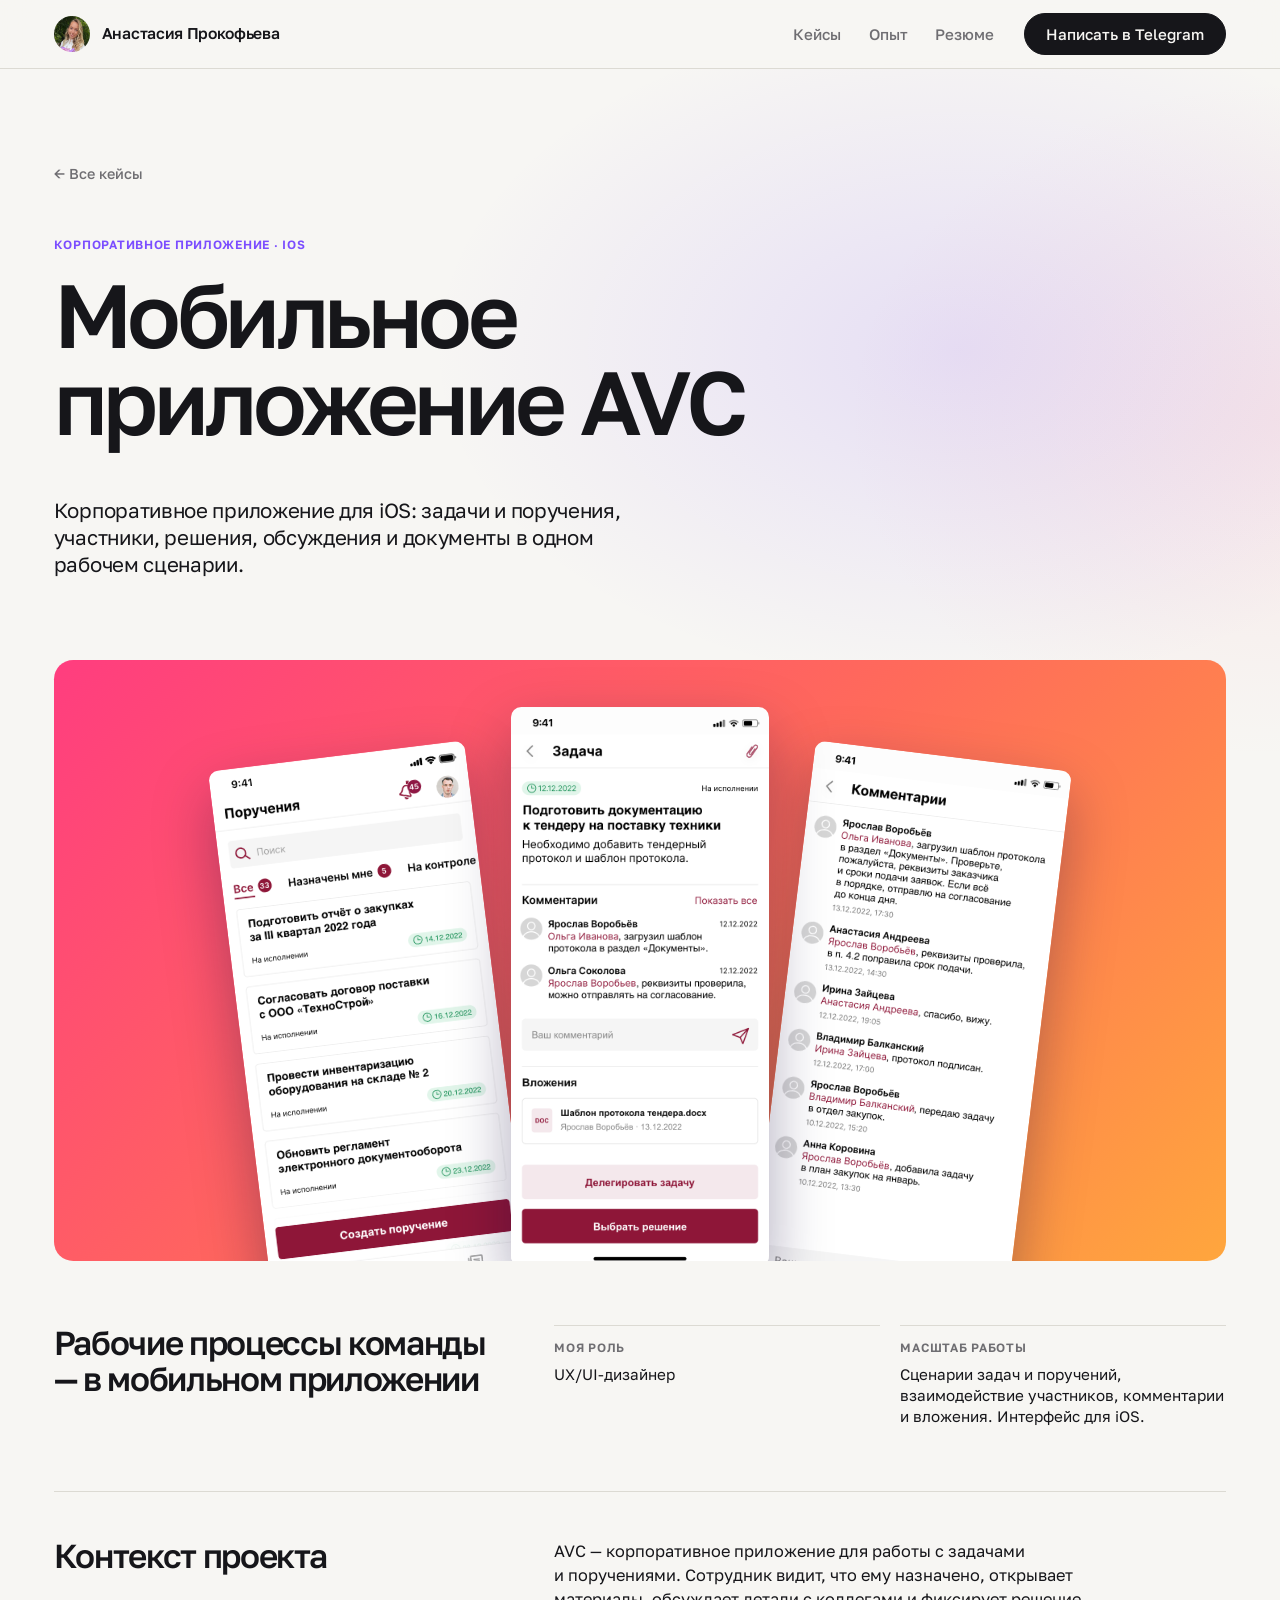
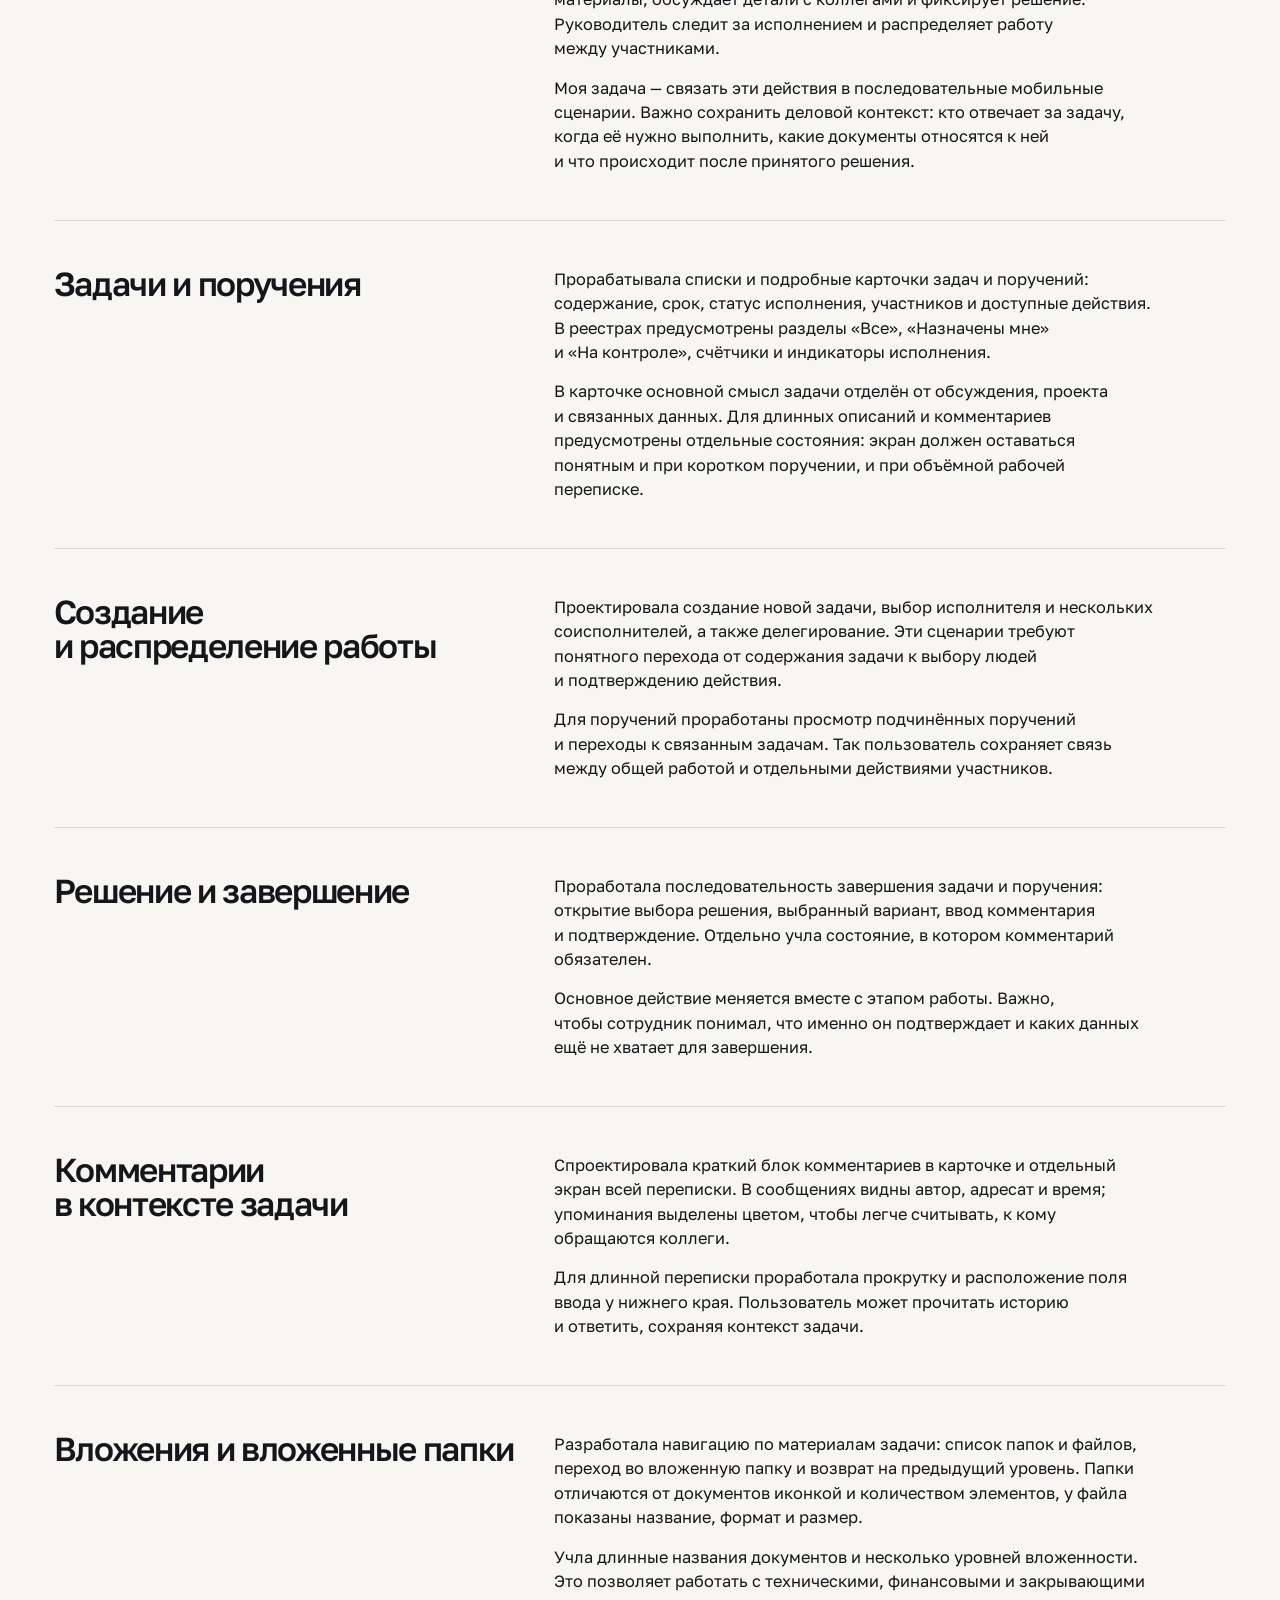
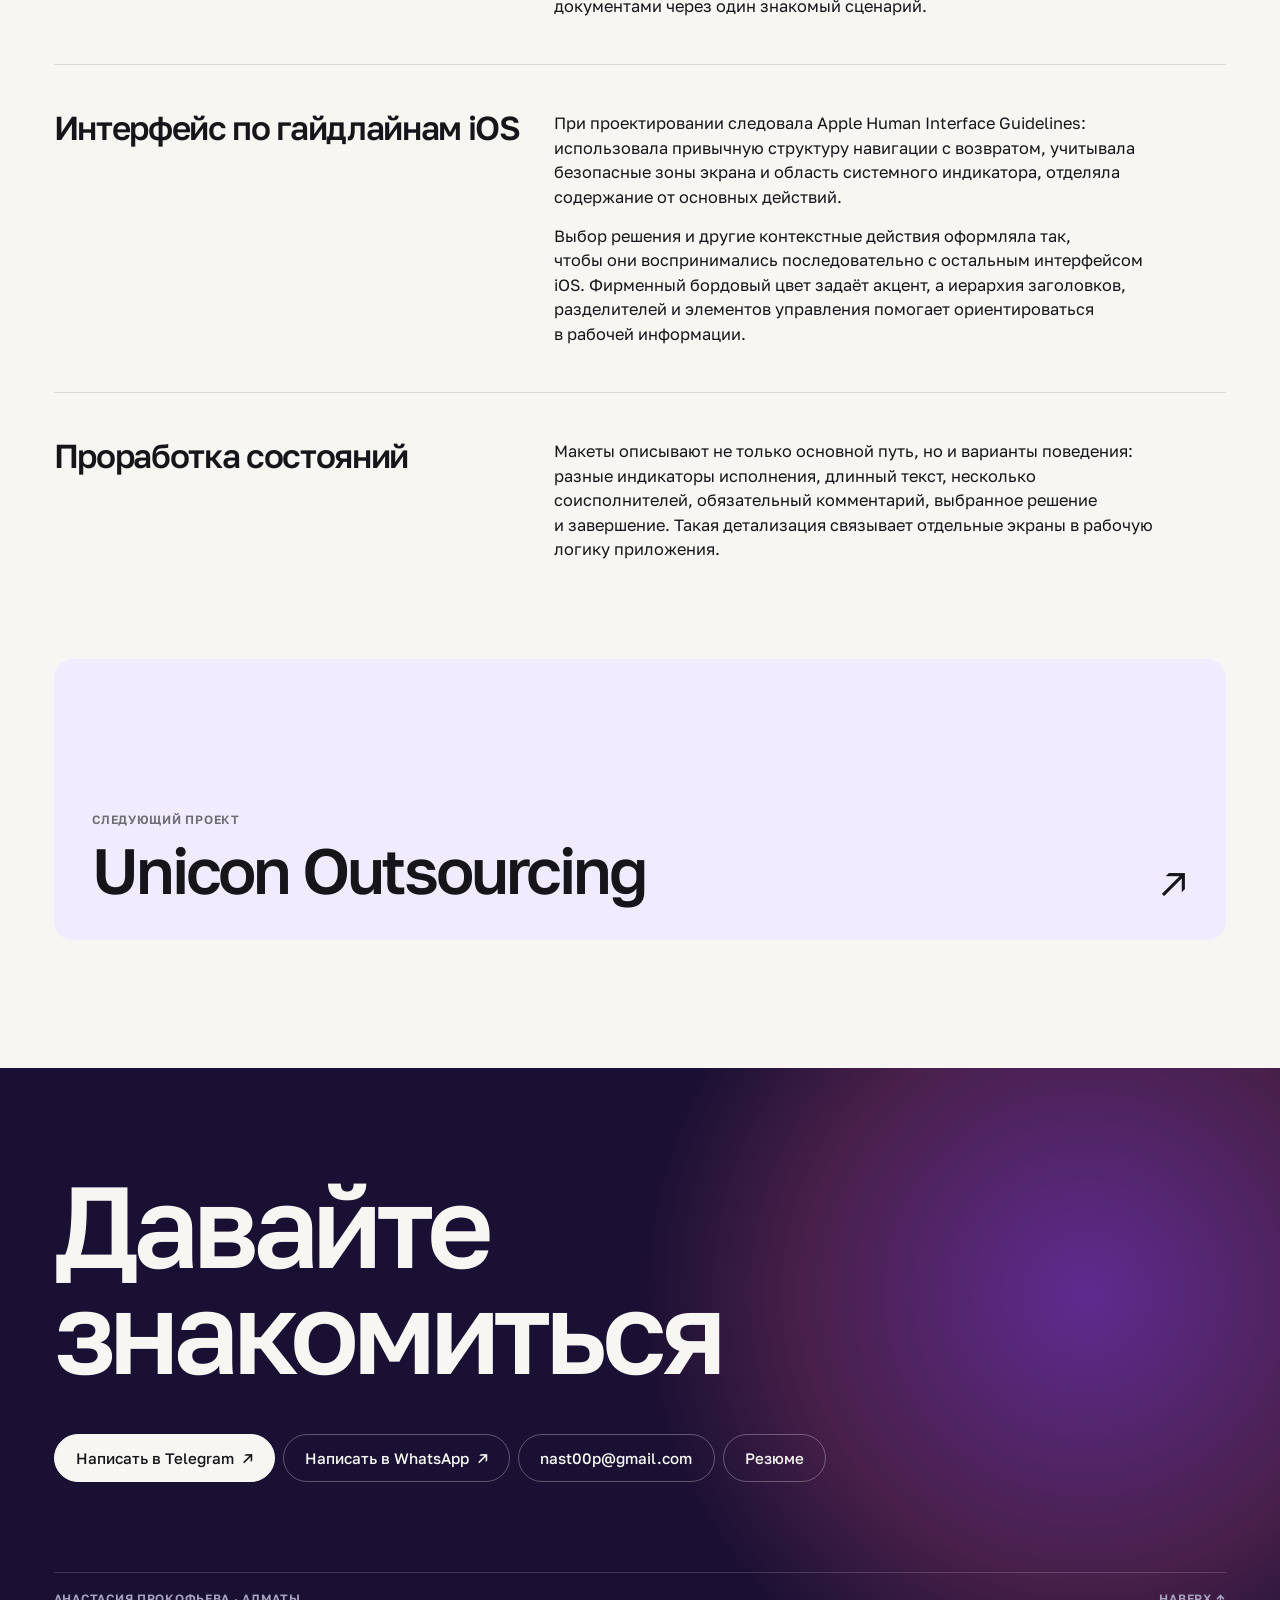
<file: avc.html>
<!doctype html>
<html lang="ru"><head><meta charset="utf-8"><meta name="viewport" content="width=device-width,initial-scale=1"><meta name="description" content="Мобильные задачи и поручения: сроки, делегирование, обсуждения с коллегами и вложения по папкам."><title>Мобильное приложение AVC — Анастасия Прокофьева</title><link rel="icon" href="assets/favicon.svg?v=2" type="image/svg+xml"><script>document.documentElement.classList.add("js")</script><link rel="stylesheet" href="site.css?v=1114u"><script src="portfolio.js?v=1114i" defer></script></head><body class="case" id="top">
<a class="skip" href="#main">К содержанию</a><header class="top"><div class="bar"><a class="me" href="index.html" aria-label="Анастасия Прокофьева, главная"><img src="assets/portrait.webp" alt="" width="36" height="36"><span>Анастасия Прокофьева</span></a><nav aria-label="Основная навигация"><a href="index.html#works">Кейсы</a><a href="index.html#about">Опыт</a><a href="Prokofieva_Product_Designer.pdf">Резюме</a></nav><a class="btn btn-dark contact" href="https://t.me/mqqeu">Написать в Telegram</a></div></header>
<main class="wrap" id="main"><div class="case-hero"><a class="back" href="index.html#works">← Все кейсы</a><div class="eyebrow">Корпоративное приложение · iOS</div><h1 class="rise" data-reveal><span>Мобильное приложение AVC</span></h1><p class="intro">Корпоративное приложение для iOS: задачи и поручения, участники, решения, обсуждения и документы в одном рабочем сценарии.</p></div><div class="card-cover case-cover cover-stack cover-phones tone-sunset"><img decoding="async" src="assets/previews/avc-orders-640.webp" srcset="assets/previews/avc-orders-320.webp 320w, assets/previews/avc-orders-640.webp 640w, assets/previews/avc-orders-960.webp 960w" sizes="(max-width: 760px) 28vw, 14vw" alt="AVC: список поручений" width="375" height="812" loading="lazy"><img decoding="async" src="assets/previews/avc-task-detail-640.webp" srcset="assets/previews/avc-task-detail-320.webp 320w, assets/previews/avc-task-detail-640.webp 640w, assets/previews/avc-task-detail-960.webp 960w" sizes="(max-width: 760px) 28vw, 14vw" alt="AVC: задача по подготовке тендерной документации, комментарии и вложения" width="375" height="812" loading="lazy"><img decoding="async" src="assets/previews/avc-comments-640.webp" srcset="assets/previews/avc-comments-320.webp 320w, assets/previews/avc-comments-640.webp 640w, assets/previews/avc-comments-960.webp 960w" sizes="(max-width: 760px) 28vw, 14vw" alt="AVC: комментарии к задаче" width="375" height="812" loading="lazy"></div>
          <section class="brief" data-reveal><p>Рабочие процессы команды — в мобильном приложении</p><dl class="rcr"><div><dt>Моя роль</dt><dd>UX/UI-дизайнер</dd></div><div><dt>Масштаб работы</dt><dd>Сценарии задач и поручений, взаимодействие участников, комментарии и вложения. Интерфейс для iOS.</dd></div></dl></section><section class="case-block" data-reveal><h2>Контекст проекта</h2><div><p>AVC — корпоративное приложение для работы с задачами и поручениями. Сотрудник видит, что ему назначено, открывает материалы, обсуждает детали с коллегами и фиксирует решение. Руководитель следит за исполнением и распределяет работу между участниками.</p><p>Моя задача — связать эти действия в последовательные мобильные сценарии. Важно сохранить деловой контекст: кто отвечает за задачу, когда её нужно выполнить, какие документы относятся к ней и что происходит после принятого решения.</p></div></section><section class="case-block" data-reveal><h2>Задачи и поручения</h2><div><p>Прорабатывала списки и подробные карточки задач и поручений: содержание, срок, статус исполнения, участников и доступные действия. В реестрах предусмотрены разделы «Все», «Назначены мне» и «На контроле», счётчики и индикаторы исполнения.</p><p>В карточке основной смысл задачи отделён от обсуждения, проекта и связанных данных. Для длинных описаний и комментариев предусмотрены отдельные состояния: экран должен оставаться понятным и при коротком поручении, и при объёмной рабочей переписке.</p></div></section><section class="case-block" data-reveal><h2>Создание и распределение работы</h2><div><p>Проектировала создание новой задачи, выбор исполнителя и нескольких соисполнителей, а также делегирование. Эти сценарии требуют понятного перехода от содержания задачи к выбору людей и подтверждению действия.</p><p>Для поручений проработаны просмотр подчинённых поручений и переходы к связанным задачам. Так пользователь сохраняет связь между общей работой и отдельными действиями участников.</p></div></section><section class="case-block" data-reveal><h2>Решение и завершение</h2><div><p>Проработала последовательность завершения задачи и поручения: открытие выбора решения, выбранный вариант, ввод комментария и подтверждение. Отдельно учла состояние, в котором комментарий обязателен.</p><p>Основное действие меняется вместе с этапом работы. Важно, чтобы сотрудник понимал, что именно он подтверждает и каких данных ещё не хватает для завершения.</p></div></section><section class="case-block" data-reveal><h2>Комментарии в контексте задачи</h2><div><p>Спроектировала краткий блок комментариев в карточке и отдельный экран всей переписки. В сообщениях видны автор, адресат и время; упоминания выделены цветом, чтобы легче считывать, к кому обращаются коллеги.</p><p>Для длинной переписки проработала прокрутку и расположение поля ввода у нижнего края. Пользователь может прочитать историю и ответить, сохраняя контекст задачи.</p></div></section><section class="case-block" data-reveal><h2>Вложения и вложенные папки</h2><div><p>Разработала навигацию по материалам задачи: список папок и файлов, переход во вложенную папку и возврат на предыдущий уровень. Папки отличаются от документов иконкой и количеством элементов, у файла показаны название, формат и размер.</p><p>Учла длинные названия документов и несколько уровней вложенности. Это позволяет работать с техническими, финансовыми и закрывающими документами через один знакомый сценарий.</p></div></section><section class="case-block" data-reveal><h2>Интерфейс по гайдлайнам iOS</h2><div><p>При проектировании следовала Apple Human Interface Guidelines: использовала привычную структуру навигации с возвратом, учитывала безопасные зоны экрана и область системного индикатора, отделяла содержание от основных действий.</p><p>Выбор решения и другие контекстные действия оформляла так, чтобы они воспринимались последовательно с остальным интерфейсом iOS. Фирменный бордовый цвет задаёт акцент, а иерархия заголовков, разделителей и элементов управления помогает ориентироваться в рабочей информации.</p></div></section><section class="case-block" data-reveal><h2>Проработка состояний</h2><div><p>Макеты описывают не только основной путь, но и варианты поведения: разные индикаторы исполнения, длинный текст, несколько соисполнителей, обязательный комментарий, выбранное решение и завершение. Такая детализация связывает отдельные экраны в рабочую логику приложения.</p></div></section><a class="next" href="unicon.html" data-reveal><span><small>Следующий проект</small><strong>Unicon Outsourcing</strong></span><b aria-hidden="true">↗</b></a></main><footer class="foot" id="contact"><div class="wrap"><h2>Давайте<br>знакомиться</h2><div class="links"><a class="btn btn-light" href="https://t.me/mqqeu">Написать в Telegram <span aria-hidden="true">↗</span></a><a class="btn" href="https://wa.me/79046455458">Написать в WhatsApp <span aria-hidden="true">↗</span></a><a class="btn" href="mailto:nast00p@gmail.com">nast00p@gmail.com</a><a class="btn" href="Prokofieva_Product_Designer.pdf">Резюме</a></div><div class="foot-bottom"><span>Анастасия Прокофьева · Алматы</span><a href="#top">Наверх ↑</a></div></div></footer><div class="dock"><a class="btn btn-dark" href="https://t.me/mqqeu">Написать в Telegram</a><a class="btn" href="Prokofieva_Product_Designer.pdf">Резюме</a></div></body></html>
</file>
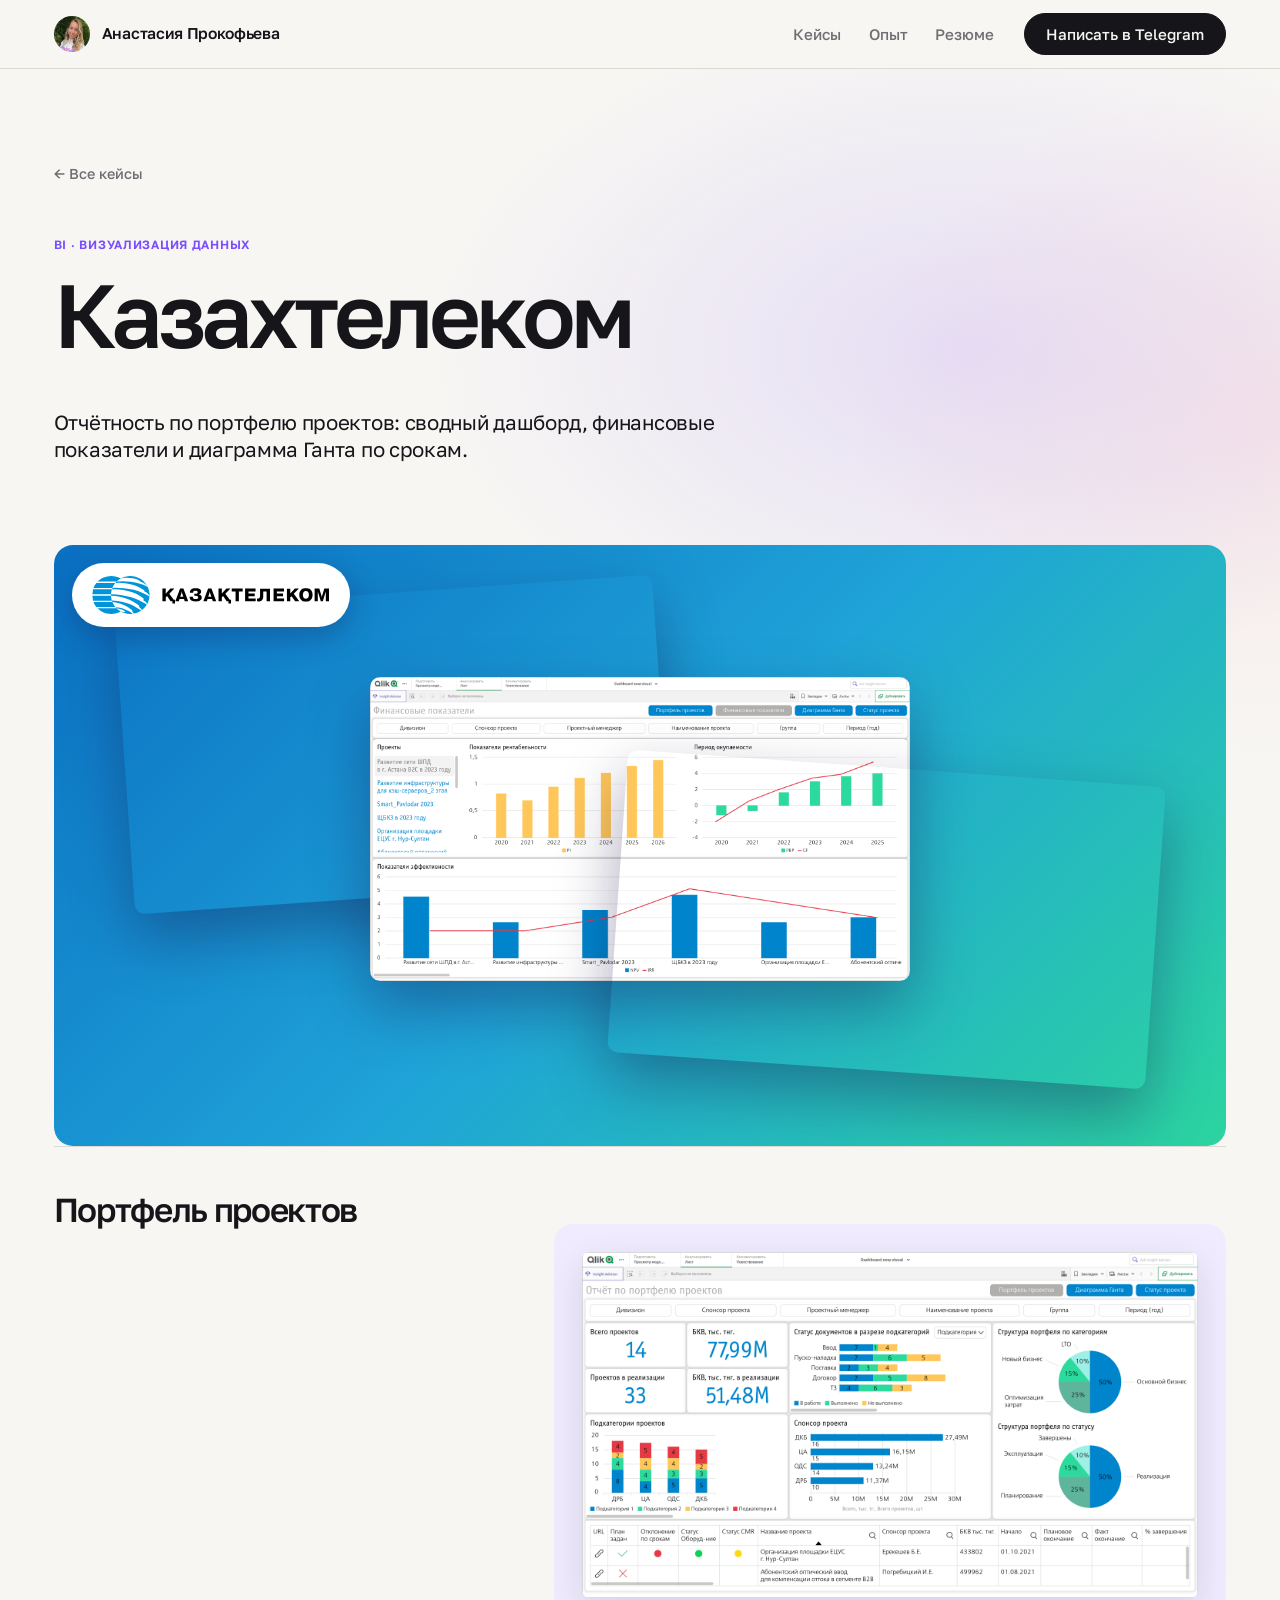
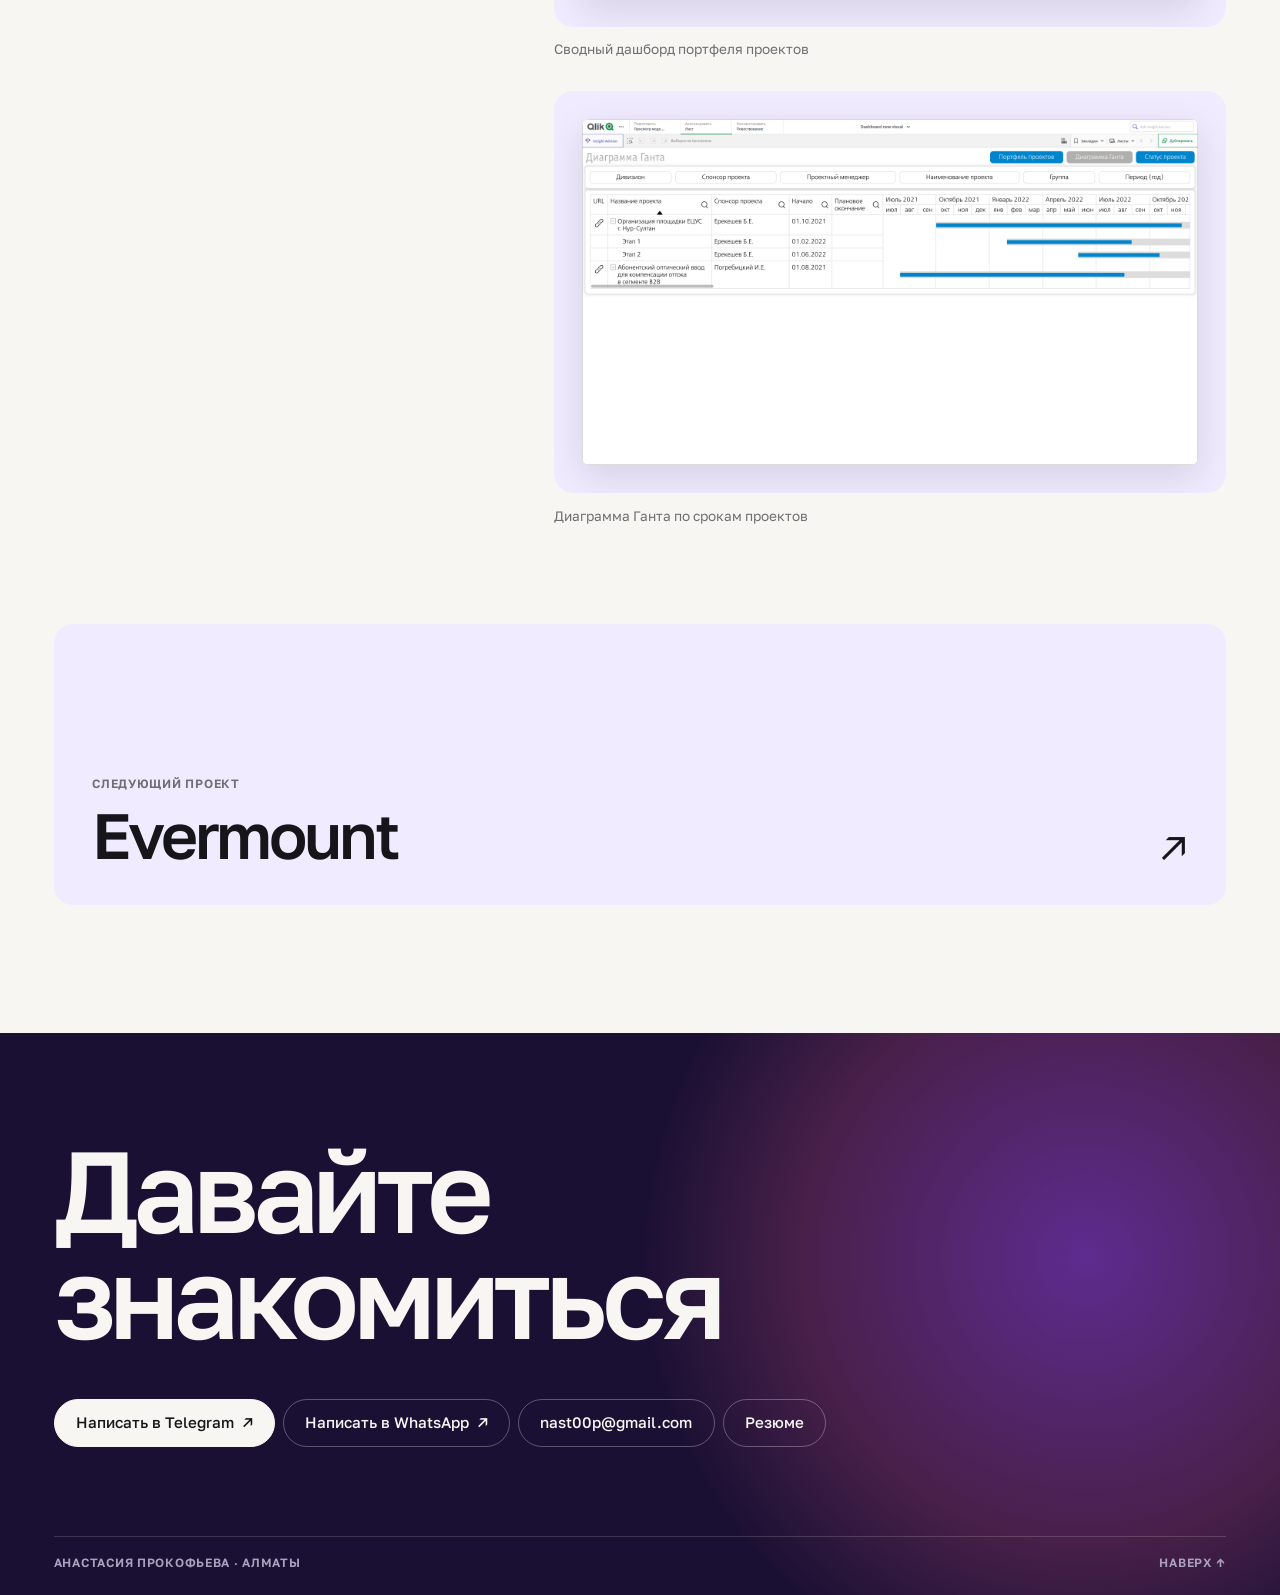
<file: dashboards.html>
<!doctype html>
<html lang="ru"><head><meta charset="utf-8"><meta name="viewport" content="width=device-width,initial-scale=1"><meta name="description" content="Отчётность по портфелю проектов: сводный дашборд, финансовые показатели и диаграмма Ганта по срокам."><title>Казахтелеком — Анастасия Прокофьева</title><link rel="icon" href="assets/favicon.svg?v=2" type="image/svg+xml"><script>document.documentElement.classList.add("js")</script><link rel="stylesheet" href="site.css?v=1114u"><script src="portfolio.js?v=1114i" defer></script></head><body class="case" id="top">
<a class="skip" href="#main">К содержанию</a><header class="top"><div class="bar"><a class="me" href="index.html" aria-label="Анастасия Прокофьева, главная"><img src="assets/portrait.webp" alt="" width="36" height="36"><span>Анастасия Прокофьева</span></a><nav aria-label="Основная навигация"><a href="index.html#works">Кейсы</a><a href="index.html#about">Опыт</a><a href="Prokofieva_Product_Designer.pdf">Резюме</a></nav><a class="btn btn-dark contact" href="https://t.me/mqqeu">Написать в Telegram</a></div></header>
<main class="wrap" id="main"><div class="case-hero"><a class="back" href="index.html#works">← Все кейсы</a><div class="eyebrow">BI · Визуализация данных</div><h1 class="rise" data-reveal><span>Казахтелеком</span></h1><p class="intro">Отчётность по портфелю проектов: сводный дашборд, финансовые показатели и диаграмма Ганта по срокам.</p></div><div class="card-cover cover-stack cover-fan tone-ice case-cover" data-reveal><img decoding="async" src="assets/frame-previews/kt-portfolio-1600.webp" srcset="assets/frame-previews/kt-portfolio-800.webp 800w, assets/frame-previews/kt-portfolio-1600.webp 1600w, assets/frame-previews/kt-portfolio-2400.webp 2400w" sizes="(max-width: 760px) 54vw, 54vw" alt="Казахтелеком: дашборд портфеля проектов" width="1280" height="720" loading="lazy"><img decoding="async" src="assets/previews/kt-finance-1600.webp" srcset="assets/previews/kt-finance-800.webp 800w, assets/previews/kt-finance-1600.webp 1600w, assets/previews/kt-finance-2400.webp 2400w" sizes="(max-width: 760px) 54vw, 54vw" alt="Казахтелеком: финансовые показатели" width="1280" height="720" loading="lazy"><img decoding="async" src="assets/previews/kt-gantt-1600.webp" srcset="assets/previews/kt-gantt-800.webp 800w, assets/previews/kt-gantt-1600.webp 1600w, assets/previews/kt-gantt-2400.webp 2400w" sizes="(max-width: 760px) 54vw, 54vw" alt="Казахтелеком: диаграмма Ганта" width="1280" height="720" loading="lazy"><img class="cover-logo" src="assets/logo-kazakhtelecom.svg" alt="Логотип Казахтелекома" width="6095" height="989" loading="lazy"></div><section class="case-block" data-reveal><h2>Портфель проектов</h2><div><figure class="asset"><a href="frames/%D0%9F%D0%BE%D1%80%D1%82%D1%84%D0%B5%D0%BB%D1%8C%20%D0%BF%D1%80%D0%BE%D0%B5%D0%BA%D1%82%D0%BE%D0%B2.svg" aria-label="Открыть изображение крупнее"><img decoding="async" src="assets/frame-previews/kt-portfolio-1600.webp" srcset="assets/frame-previews/kt-portfolio-800.webp 800w, assets/frame-previews/kt-portfolio-1600.webp 1600w, assets/frame-previews/kt-portfolio-2400.webp 2400w" sizes="(max-width: 760px) 90vw, 70vw" alt="Казахтелеком: дашборд портфеля проектов" width="1280" height="720" loading="lazy"></a><figcaption>Сводный дашборд портфеля проектов</figcaption></figure><figure class="asset"><a href="assets/screens/kt-gantt.svg" aria-label="Открыть изображение крупнее"><img decoding="async" src="assets/previews/kt-gantt-1600.webp" srcset="assets/previews/kt-gantt-800.webp 800w, assets/previews/kt-gantt-1600.webp 1600w, assets/previews/kt-gantt-2400.webp 2400w" sizes="(max-width: 760px) 90vw, 70vw" alt="Казахтелеком: диаграмма Ганта" width="1280" height="720" loading="lazy"></a><figcaption>Диаграмма Ганта по срокам проектов</figcaption></figure></div></section><a class="next" href="evermount.html" data-reveal><span><small>Следующий проект</small><strong>Evermount</strong></span><b aria-hidden="true">↗</b></a></main><footer class="foot" id="contact"><div class="wrap"><h2>Давайте<br>знакомиться</h2><div class="links"><a class="btn btn-light" href="https://t.me/mqqeu">Написать в Telegram <span aria-hidden="true">↗</span></a><a class="btn" href="https://wa.me/79046455458">Написать в WhatsApp <span aria-hidden="true">↗</span></a><a class="btn" href="mailto:nast00p@gmail.com">nast00p@gmail.com</a><a class="btn" href="Prokofieva_Product_Designer.pdf">Резюме</a></div><div class="foot-bottom"><span>Анастасия Прокофьева · Алматы</span><a href="#top">Наверх ↑</a></div></div></footer><div class="dock"><a class="btn btn-dark" href="https://t.me/mqqeu">Написать в Telegram</a><a class="btn" href="Prokofieva_Product_Designer.pdf">Резюме</a></div></body></html>
</file>
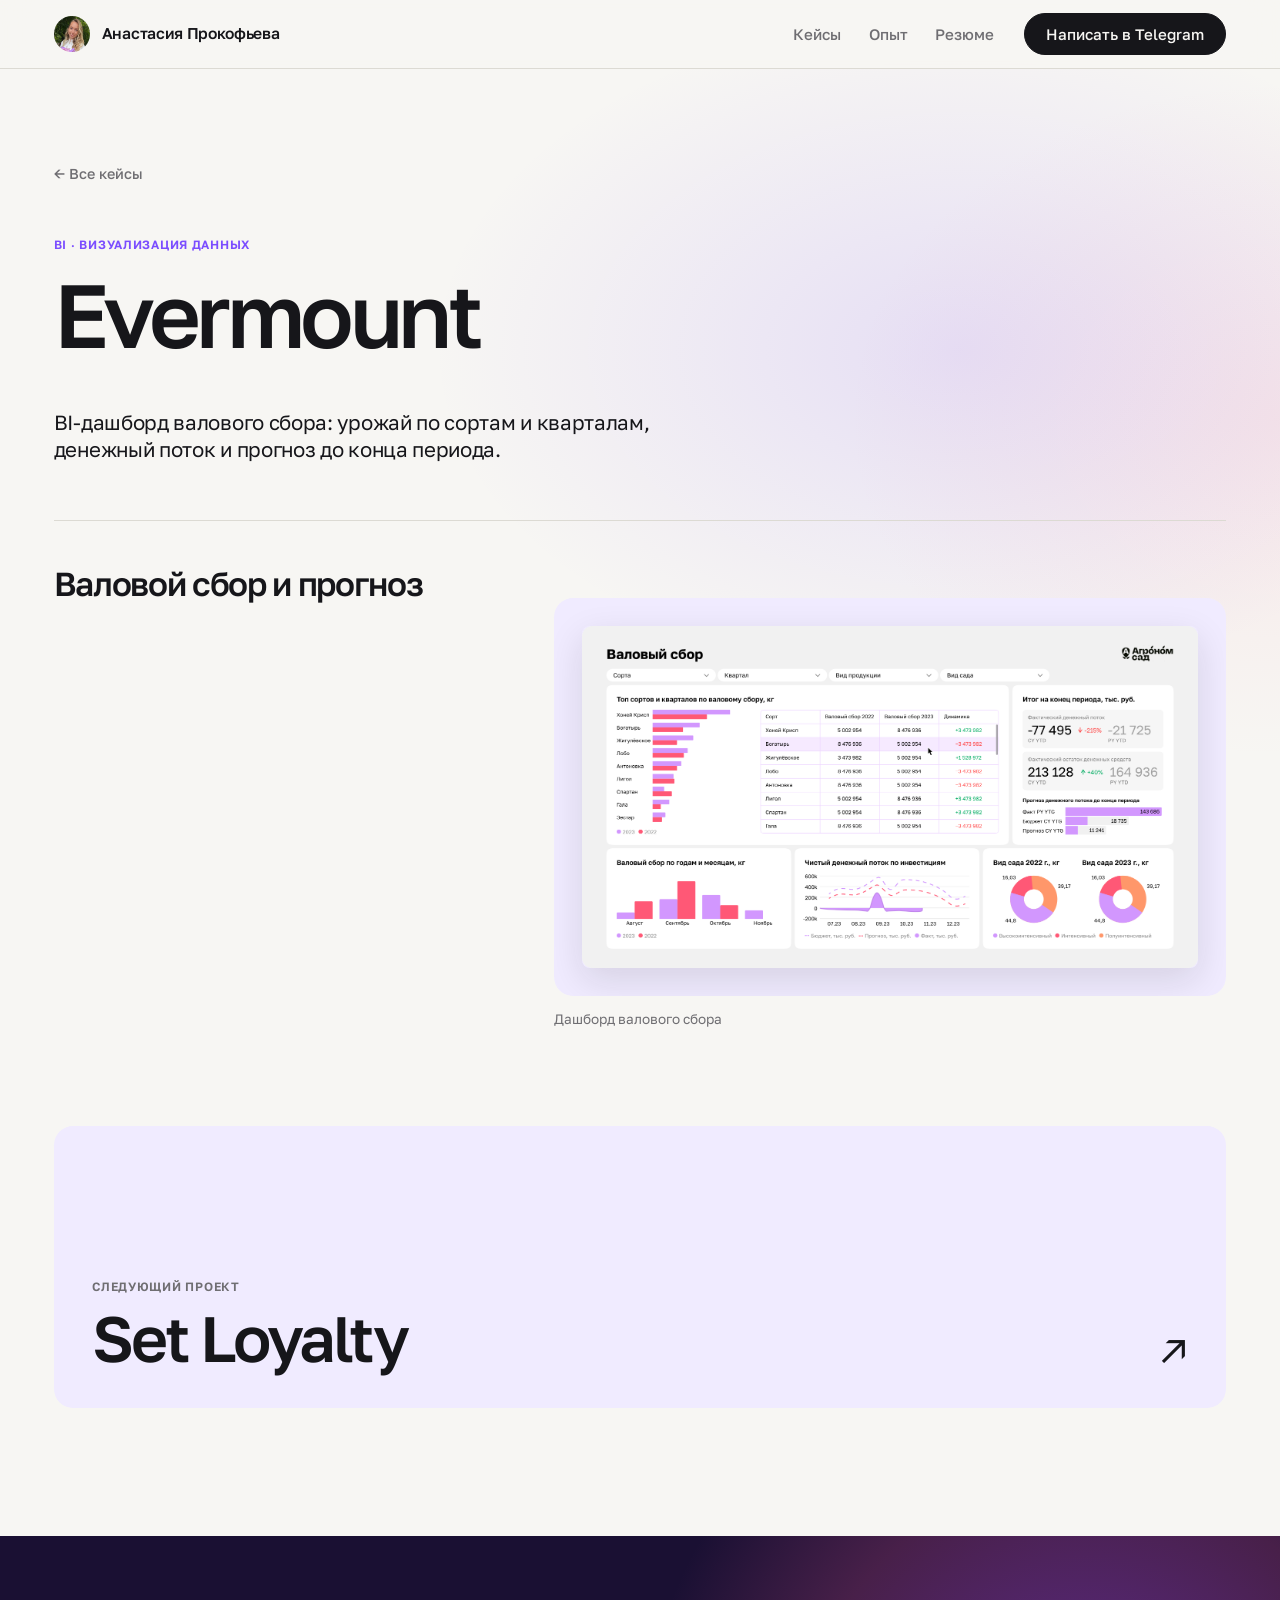
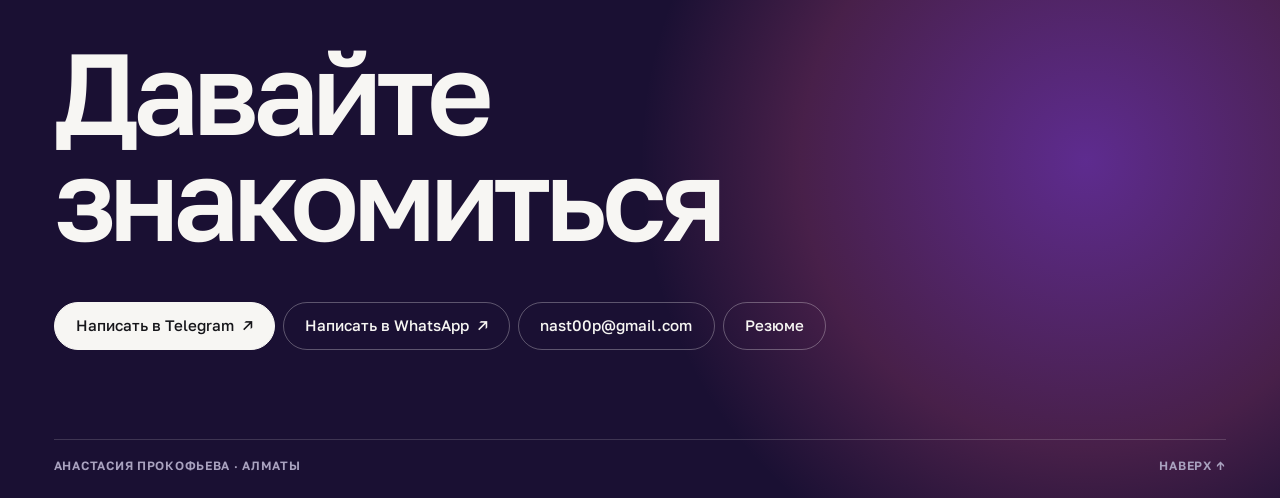
<file: evermount.html>
<!doctype html>
<html lang="ru"><head><meta charset="utf-8"><meta name="viewport" content="width=device-width,initial-scale=1"><meta name="description" content="BI-дашборд валового сбора: урожай по сортам и кварталам, денежный поток и прогноз до конца периода."><title>Evermount — Анастасия Прокофьева</title><link rel="icon" href="assets/favicon.svg?v=2" type="image/svg+xml"><script>document.documentElement.classList.add("js")</script><link rel="stylesheet" href="site.css?v=1114u"><script src="portfolio.js?v=1114i" defer></script></head><body class="case" id="top">
<a class="skip" href="#main">К содержанию</a><header class="top"><div class="bar"><a class="me" href="index.html" aria-label="Анастасия Прокофьева, главная"><img src="assets/portrait.webp" alt="" width="36" height="36"><span>Анастасия Прокофьева</span></a><nav aria-label="Основная навигация"><a href="index.html#works">Кейсы</a><a href="index.html#about">Опыт</a><a href="Prokofieva_Product_Designer.pdf">Резюме</a></nav><a class="btn btn-dark contact" href="https://t.me/mqqeu">Написать в Telegram</a></div></header>
<main class="wrap" id="main"><div class="case-hero"><a class="back" href="index.html#works">← Все кейсы</a><div class="eyebrow">BI · Визуализация данных</div><h1 class="rise" data-reveal><span>Evermount</span></h1><p class="intro">BI-дашборд валового сбора: урожай по сортам и кварталам, денежный поток и прогноз до конца периода.</p></div><section class="case-block" data-reveal><h2>Валовой сбор и прогноз</h2><div><figure class="asset"><a href="assets/screens/ev-dashboard-2.svg" aria-label="Открыть изображение крупнее"><img decoding="async" src="assets/previews/ev-dashboard-2-1600.webp" srcset="assets/previews/ev-dashboard-2-800.webp 800w, assets/previews/ev-dashboard-2-1600.webp 1600w, assets/previews/ev-dashboard-2-2400.webp 2400w" sizes="(max-width: 760px) 90vw, 70vw" alt="Evermount: BI-дашборд валового сбора" width="1440" height="800" loading="lazy"></a><figcaption>Дашборд валового сбора</figcaption></figure></div></section><a class="next" href="set-loyalty.html" data-reveal><span><small>Следующий проект</small><strong>Set Loyalty</strong></span><b aria-hidden="true">↗</b></a></main><footer class="foot" id="contact"><div class="wrap"><h2>Давайте<br>знакомиться</h2><div class="links"><a class="btn btn-light" href="https://t.me/mqqeu">Написать в Telegram <span aria-hidden="true">↗</span></a><a class="btn" href="https://wa.me/79046455458">Написать в WhatsApp <span aria-hidden="true">↗</span></a><a class="btn" href="mailto:nast00p@gmail.com">nast00p@gmail.com</a><a class="btn" href="Prokofieva_Product_Designer.pdf">Резюме</a></div><div class="foot-bottom"><span>Анастасия Прокофьева · Алматы</span><a href="#top">Наверх ↑</a></div></div></footer><div class="dock"><a class="btn btn-dark" href="https://t.me/mqqeu">Написать в Telegram</a><a class="btn" href="Prokofieva_Product_Designer.pdf">Резюме</a></div></body></html>
</file>
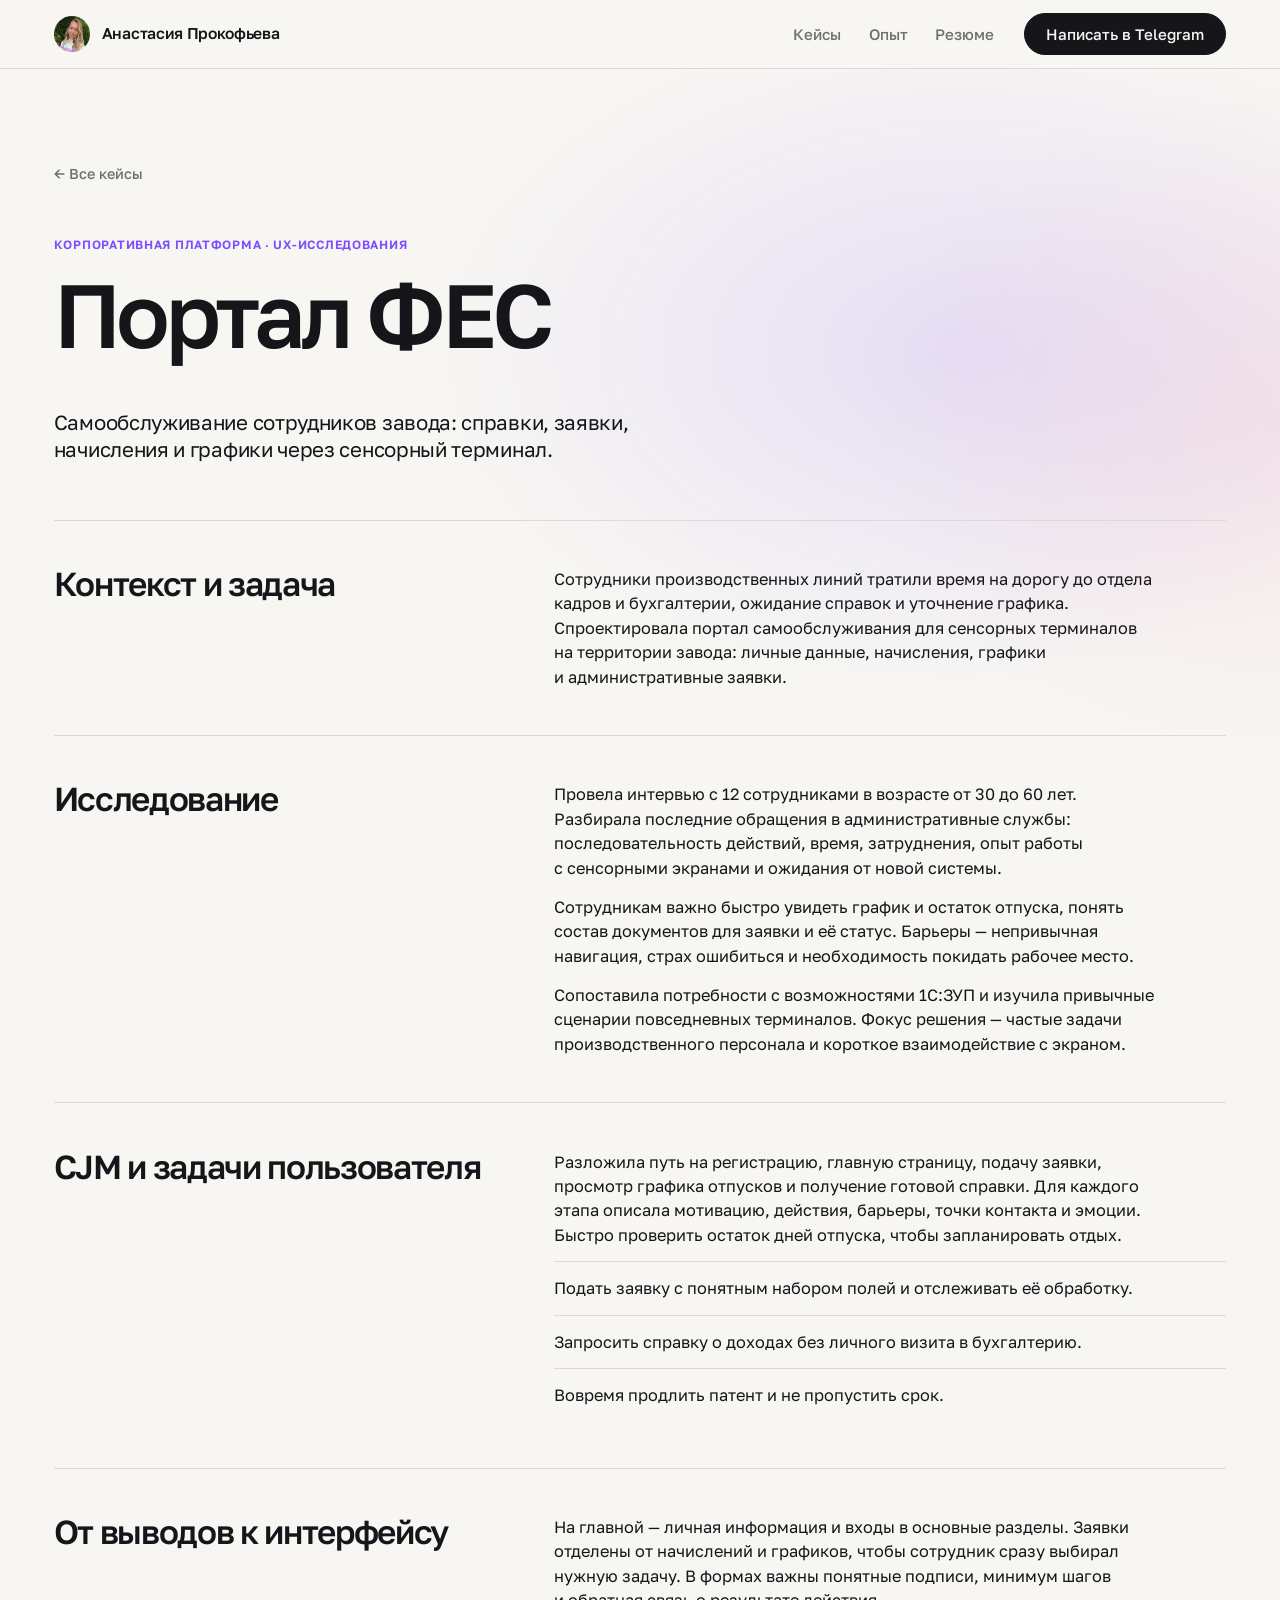
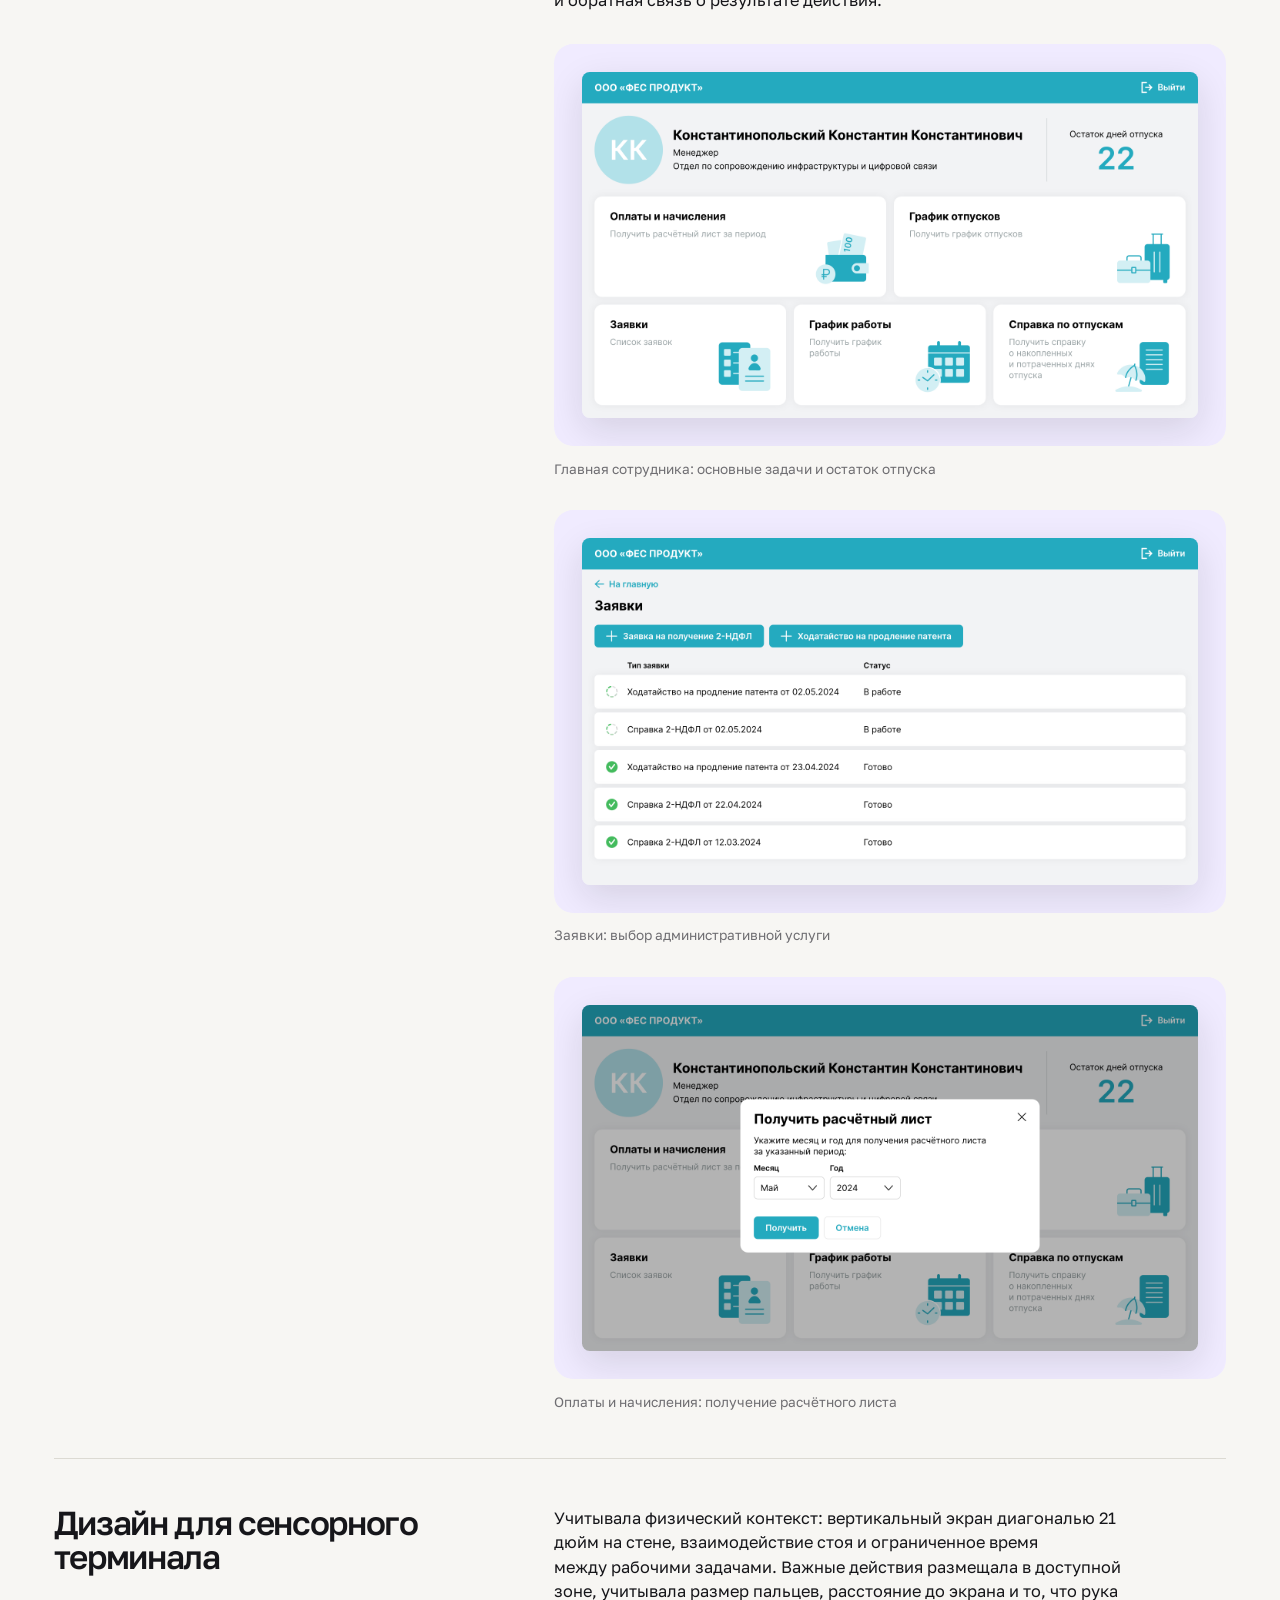
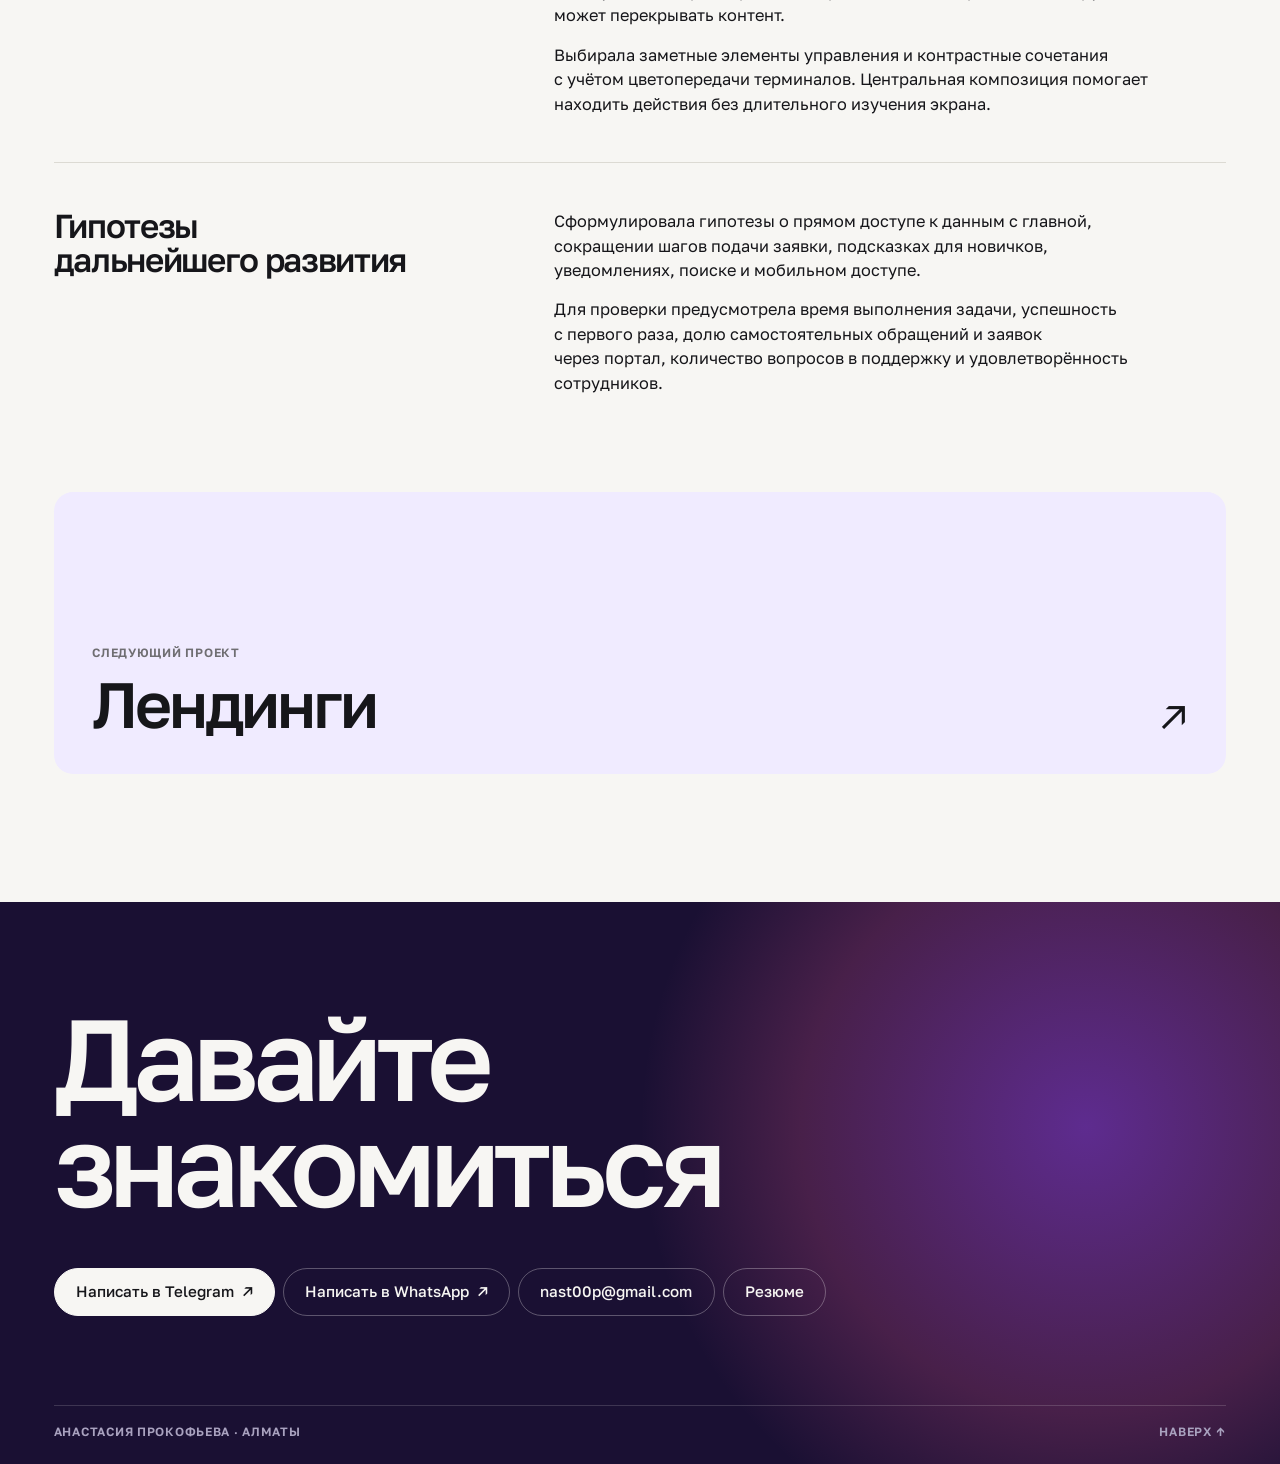
<file: fes.html>
<!doctype html>
<html lang="ru"><head><meta charset="utf-8"><meta name="viewport" content="width=device-width,initial-scale=1"><meta name="description" content="Самообслуживание сотрудников завода: справки, заявки, начисления и графики через сенсорный терминал."><title>Портал ФЕС — Анастасия Прокофьева</title><link rel="icon" href="assets/favicon.svg?v=2" type="image/svg+xml"><script>document.documentElement.classList.add("js")</script><link rel="stylesheet" href="site.css?v=1114u"><script src="portfolio.js?v=1114i" defer></script></head><body class="case" id="top">
<a class="skip" href="#main">К содержанию</a><header class="top"><div class="bar"><a class="me" href="index.html" aria-label="Анастасия Прокофьева, главная"><img src="assets/portrait.webp" alt="" width="36" height="36"><span>Анастасия Прокофьева</span></a><nav aria-label="Основная навигация"><a href="index.html#works">Кейсы</a><a href="index.html#about">Опыт</a><a href="Prokofieva_Product_Designer.pdf">Резюме</a></nav><a class="btn btn-dark contact" href="https://t.me/mqqeu">Написать в Telegram</a></div></header>
<main class="wrap" id="main"><div class="case-hero"><a class="back" href="index.html#works">← Все кейсы</a><div class="eyebrow">Корпоративная платформа · UX-исследования</div><h1 class="rise" data-reveal><span>Портал ФЕС</span></h1><p class="intro">Самообслуживание сотрудников завода: справки, заявки, начисления и графики через сенсорный терминал.</p></div><section class="case-block" data-reveal><h2>Контекст и задача</h2><div><p>Сотрудники производственных линий тратили время на дорогу до отдела кадров и бухгалтерии, ожидание справок и уточнение графика. Спроектировала портал самообслуживания для сенсорных терминалов на территории завода: личные данные, начисления, графики и административные заявки.</p></div></section><section class="case-block" data-reveal><h2>Исследование</h2><div><p>Провела интервью с 12 сотрудниками в возрасте от 30 до 60 лет. Разбирала последние обращения в административные службы: последовательность действий, время, затруднения, опыт работы с сенсорными экранами и ожидания от новой системы.</p><p>Сотрудникам важно быстро увидеть график и остаток отпуска, понять состав документов для заявки и её статус. Барьеры — непривычная навигация, страх ошибиться и необходимость покидать рабочее место.</p><p>Сопоставила потребности с возможностями 1С:ЗУП и изучила привычные сценарии повседневных терминалов. Фокус решения — частые задачи производственного персонала и короткое взаимодействие с экраном.</p></div></section><section class="case-block" data-reveal><h2>CJM и задачи пользователя</h2><div><p>Разложила путь на регистрацию, главную страницу, подачу заявки, просмотр графика отпусков и получение готовой справки. Для каждого этапа описала мотивацию, действия, барьеры, точки контакта и эмоции.</p><ul><li>Быстро проверить остаток дней отпуска, чтобы запланировать отдых.</li><li>Подать заявку с понятным набором полей и отслеживать её обработку.</li><li>Запросить справку о доходах без личного визита в бухгалтерию.</li><li>Вовремя продлить патент и не пропустить срок.</li></ul></div></section><section class="case-block" data-reveal><h2>От выводов к интерфейсу</h2><div><p>На главной — личная информация и входы в основные разделы. Заявки отделены от начислений и графиков, чтобы сотрудник сразу выбирал нужную задачу. В формах важны понятные подписи, минимум шагов и обратная связь о результате действия.</p><figure class="asset"><a href="assets/frame-previews/fes-home-1600.webp" aria-label="Открыть изображение крупнее"><img src="assets/frame-previews/fes-home-1600.webp" alt="Главная сотрудника: основные задачи и остаток отпуска" loading="lazy" decoding="async"></a><figcaption>Главная сотрудника: основные задачи и остаток отпуска</figcaption></figure><figure class="asset"><a href="assets/frame-previews/fes-requests-1600.webp" aria-label="Открыть изображение крупнее"><img src="assets/frame-previews/fes-requests-1600.webp" alt="Заявки: выбор административной услуги" loading="lazy" decoding="async"></a><figcaption>Заявки: выбор административной услуги</figcaption></figure><figure class="asset"><a href="assets/frame-previews/fes-pay-1600.webp" aria-label="Открыть изображение крупнее"><img src="assets/frame-previews/fes-pay-1600.webp" alt="Оплаты и начисления: получение расчётного листа" loading="lazy" decoding="async"></a><figcaption>Оплаты и начисления: получение расчётного листа</figcaption></figure></div></section><section class="case-block" data-reveal><h2>Дизайн для сенсорного терминала</h2><div><p>Учитывала физический контекст: вертикальный экран диагональю 21 дюйм на стене, взаимодействие стоя и ограниченное время между рабочими задачами. Важные действия размещала в доступной зоне, учитывала размер пальцев, расстояние до экрана и то, что рука может перекрывать контент.</p><p>Выбирала заметные элементы управления и контрастные сочетания с учётом цветопередачи терминалов. Центральная композиция помогает находить действия без длительного изучения экрана.</p></div></section><section class="case-block" data-reveal><h2>Гипотезы дальнейшего развития</h2><div><p>Сформулировала гипотезы о прямом доступе к данным с главной, сокращении шагов подачи заявки, подсказках для новичков, уведомлениях, поиске и мобильном доступе.</p><p>Для проверки предусмотрела время выполнения задачи, успешность с первого раза, долю самостоятельных обращений и заявок через портал, количество вопросов в поддержку и удовлетворённость сотрудников.</p></div></section><a class="next" href="web-projects.html" data-reveal><span><small>Следующий проект</small><strong>Лендинги</strong></span><b aria-hidden="true">↗</b></a></main><footer class="foot" id="contact"><div class="wrap"><h2>Давайте<br>знакомиться</h2><div class="links"><a class="btn btn-light" href="https://t.me/mqqeu">Написать в Telegram <span aria-hidden="true">↗</span></a><a class="btn" href="https://wa.me/79046455458">Написать в WhatsApp <span aria-hidden="true">↗</span></a><a class="btn" href="mailto:nast00p@gmail.com">nast00p@gmail.com</a><a class="btn" href="Prokofieva_Product_Designer.pdf">Резюме</a></div><div class="foot-bottom"><span>Анастасия Прокофьева · Алматы</span><a href="#top">Наверх ↑</a></div></div></footer><div class="dock"><a class="btn btn-dark" href="https://t.me/mqqeu">Написать в Telegram</a><a class="btn" href="Prokofieva_Product_Designer.pdf">Резюме</a></div></body></html>
</file>
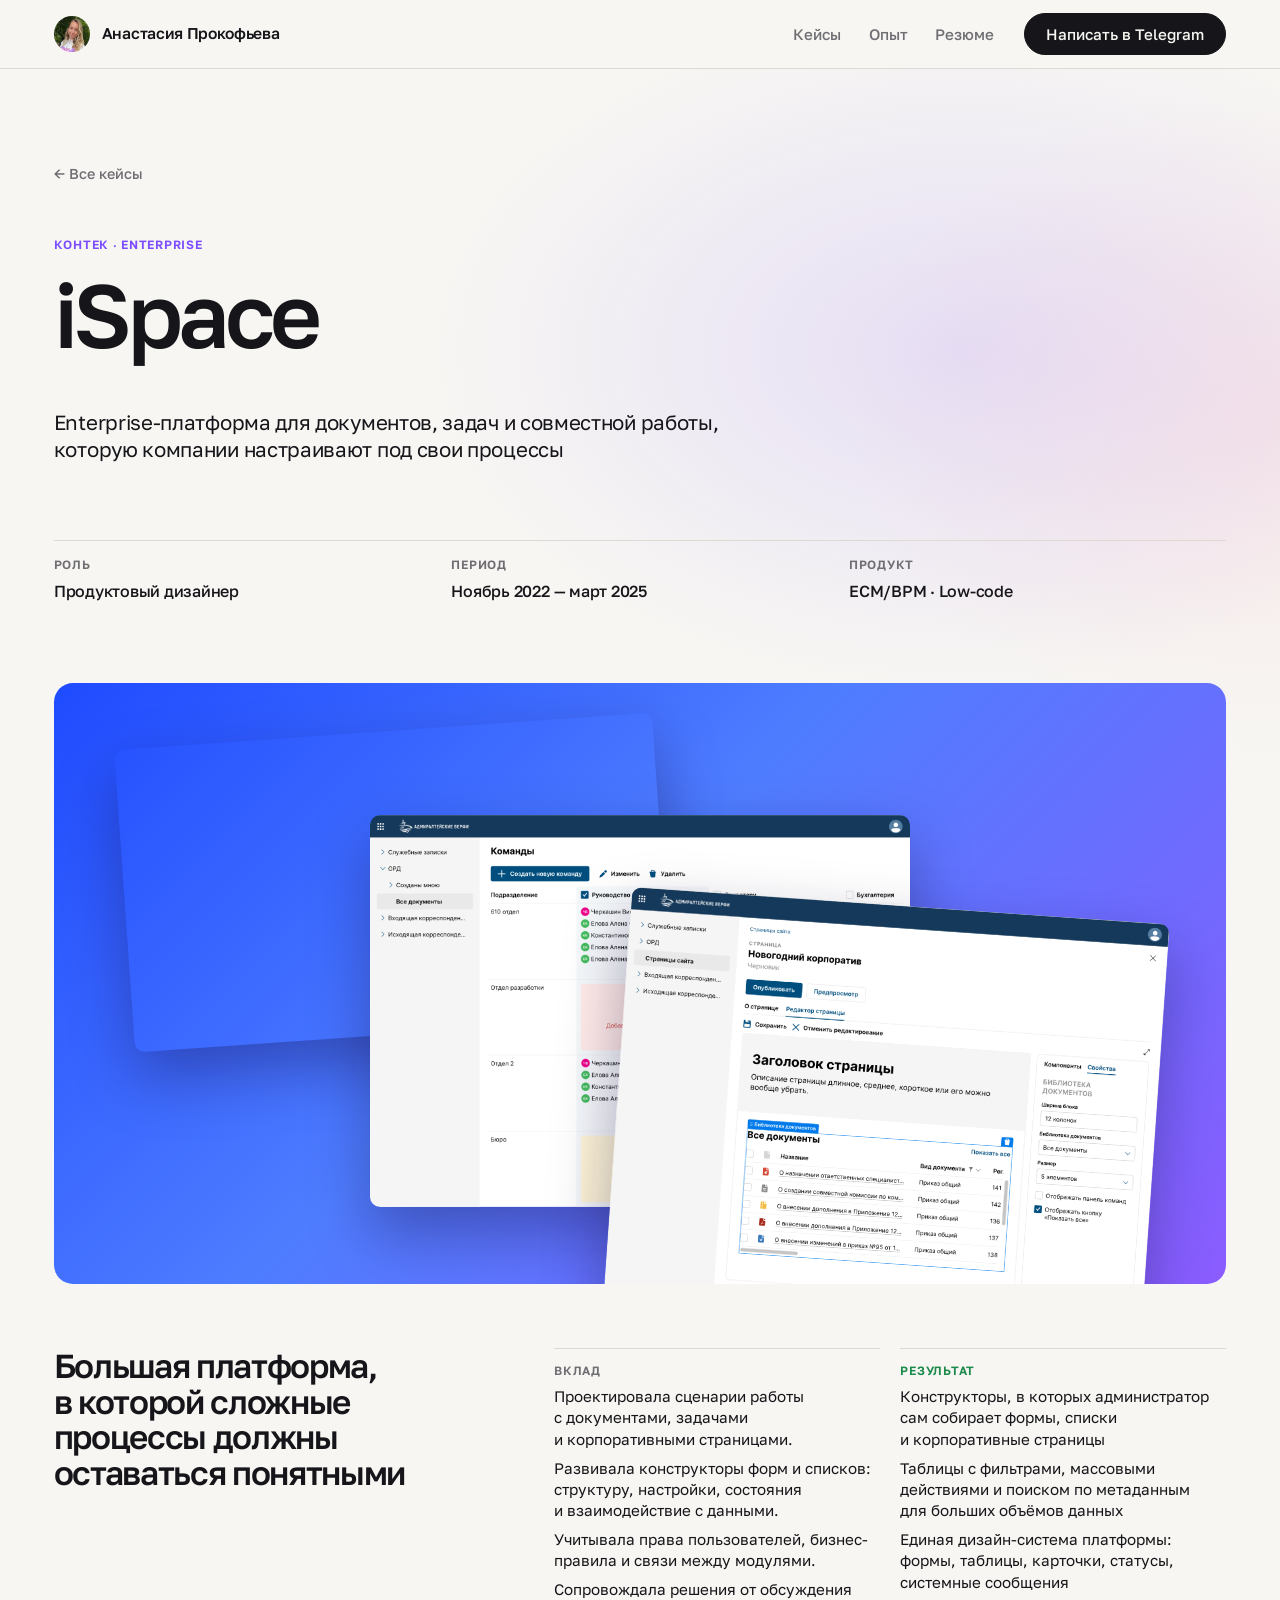
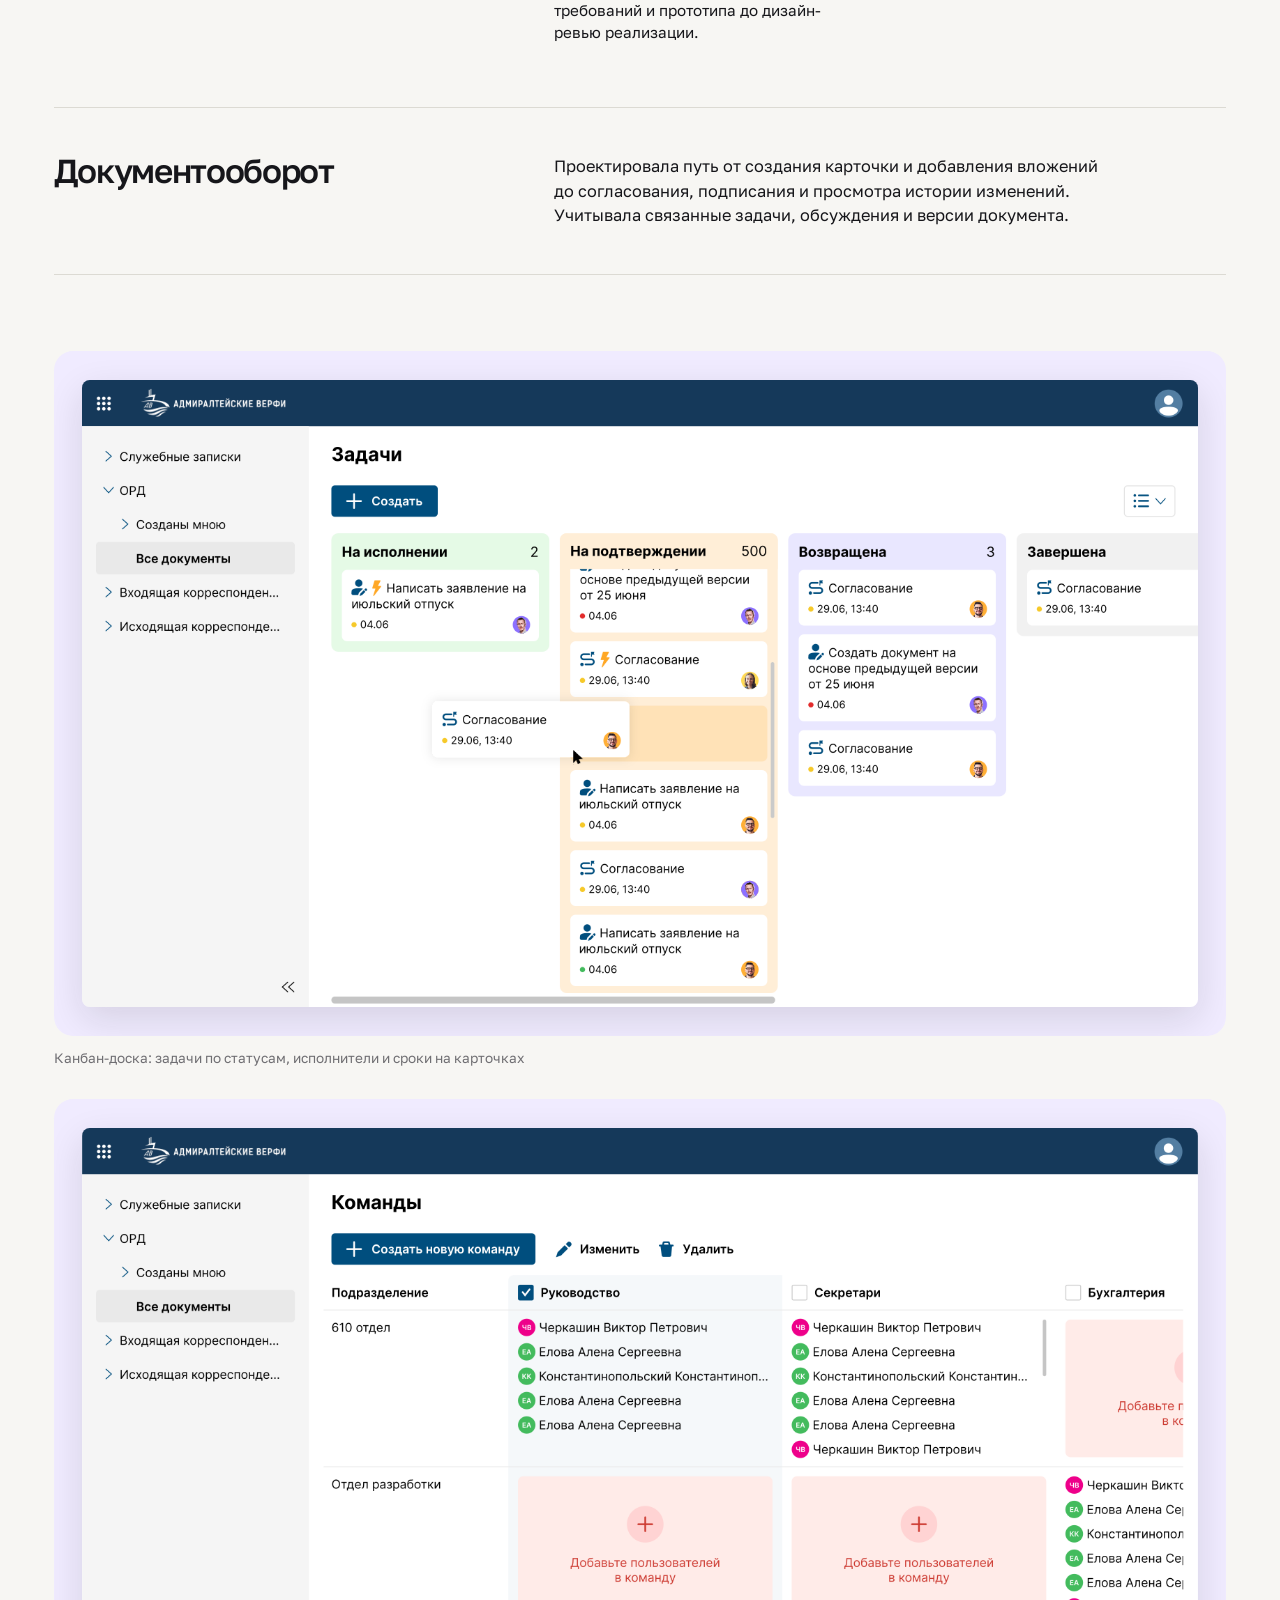
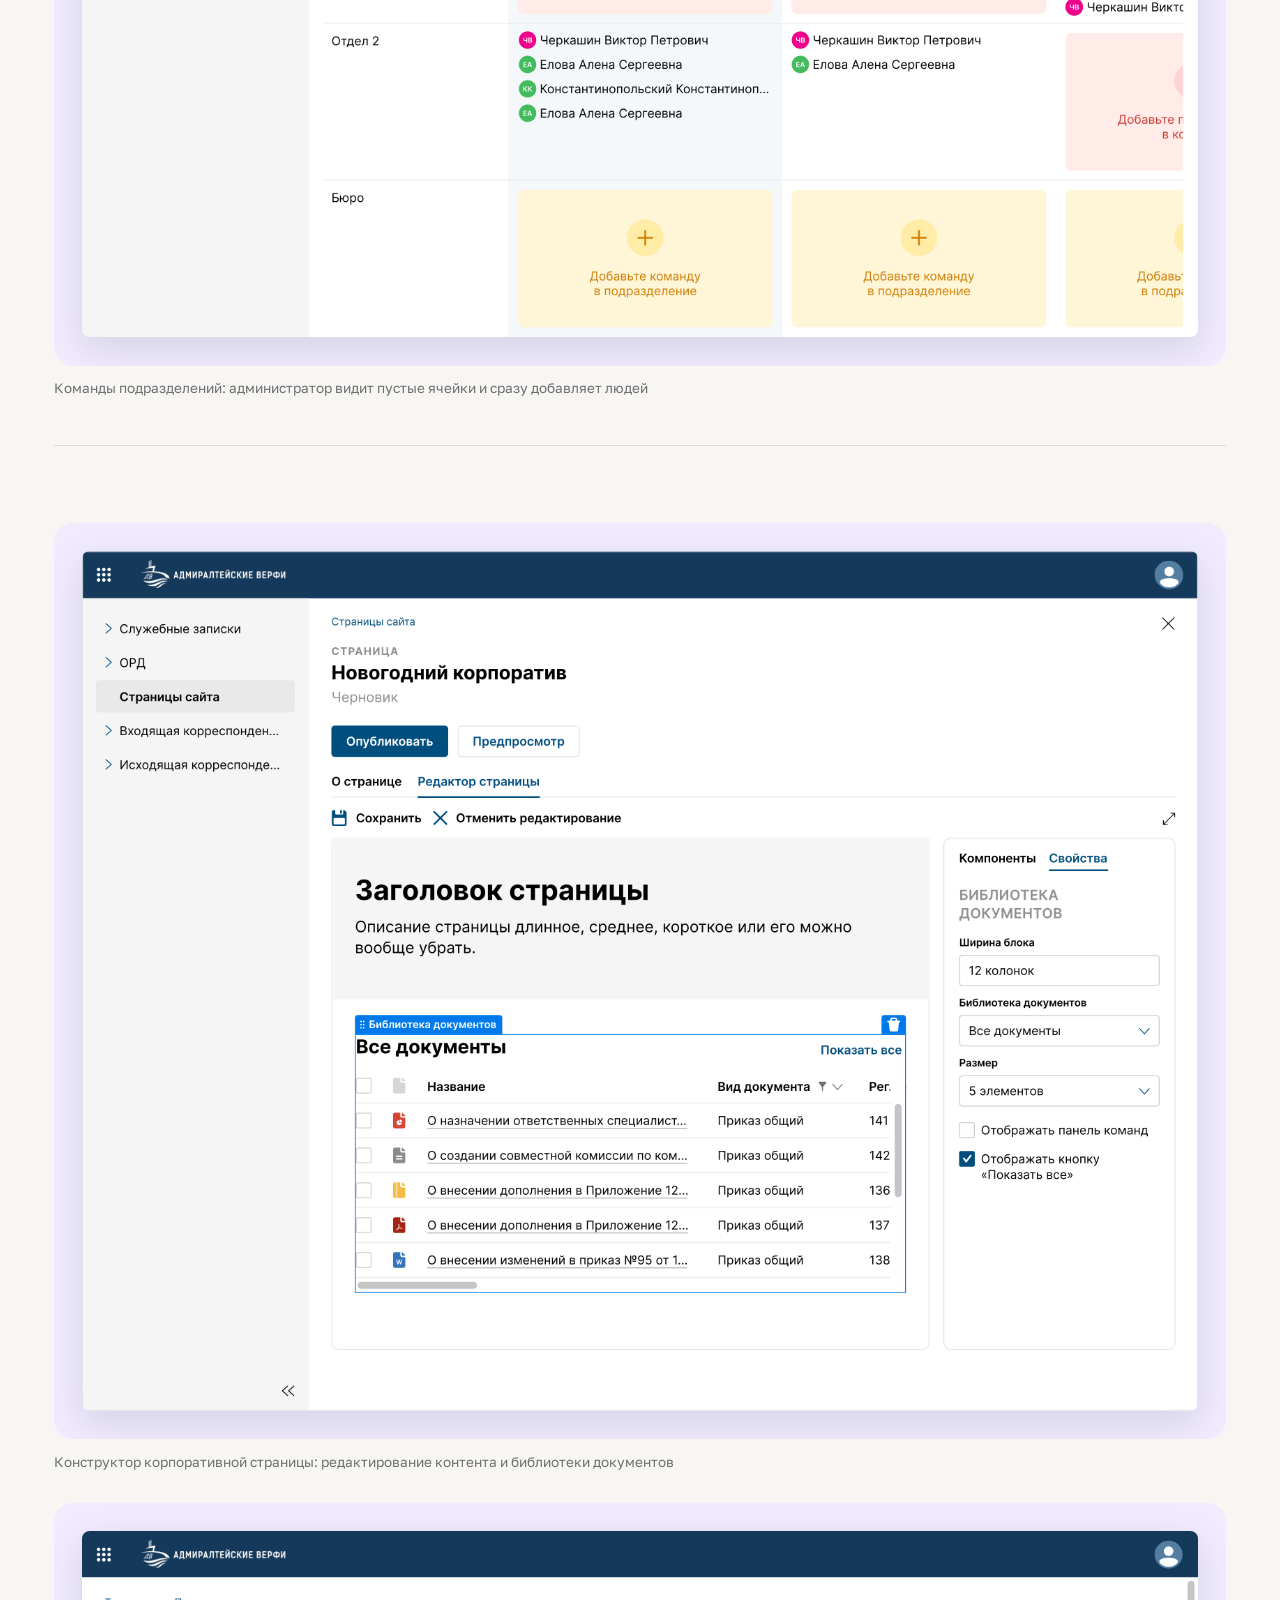
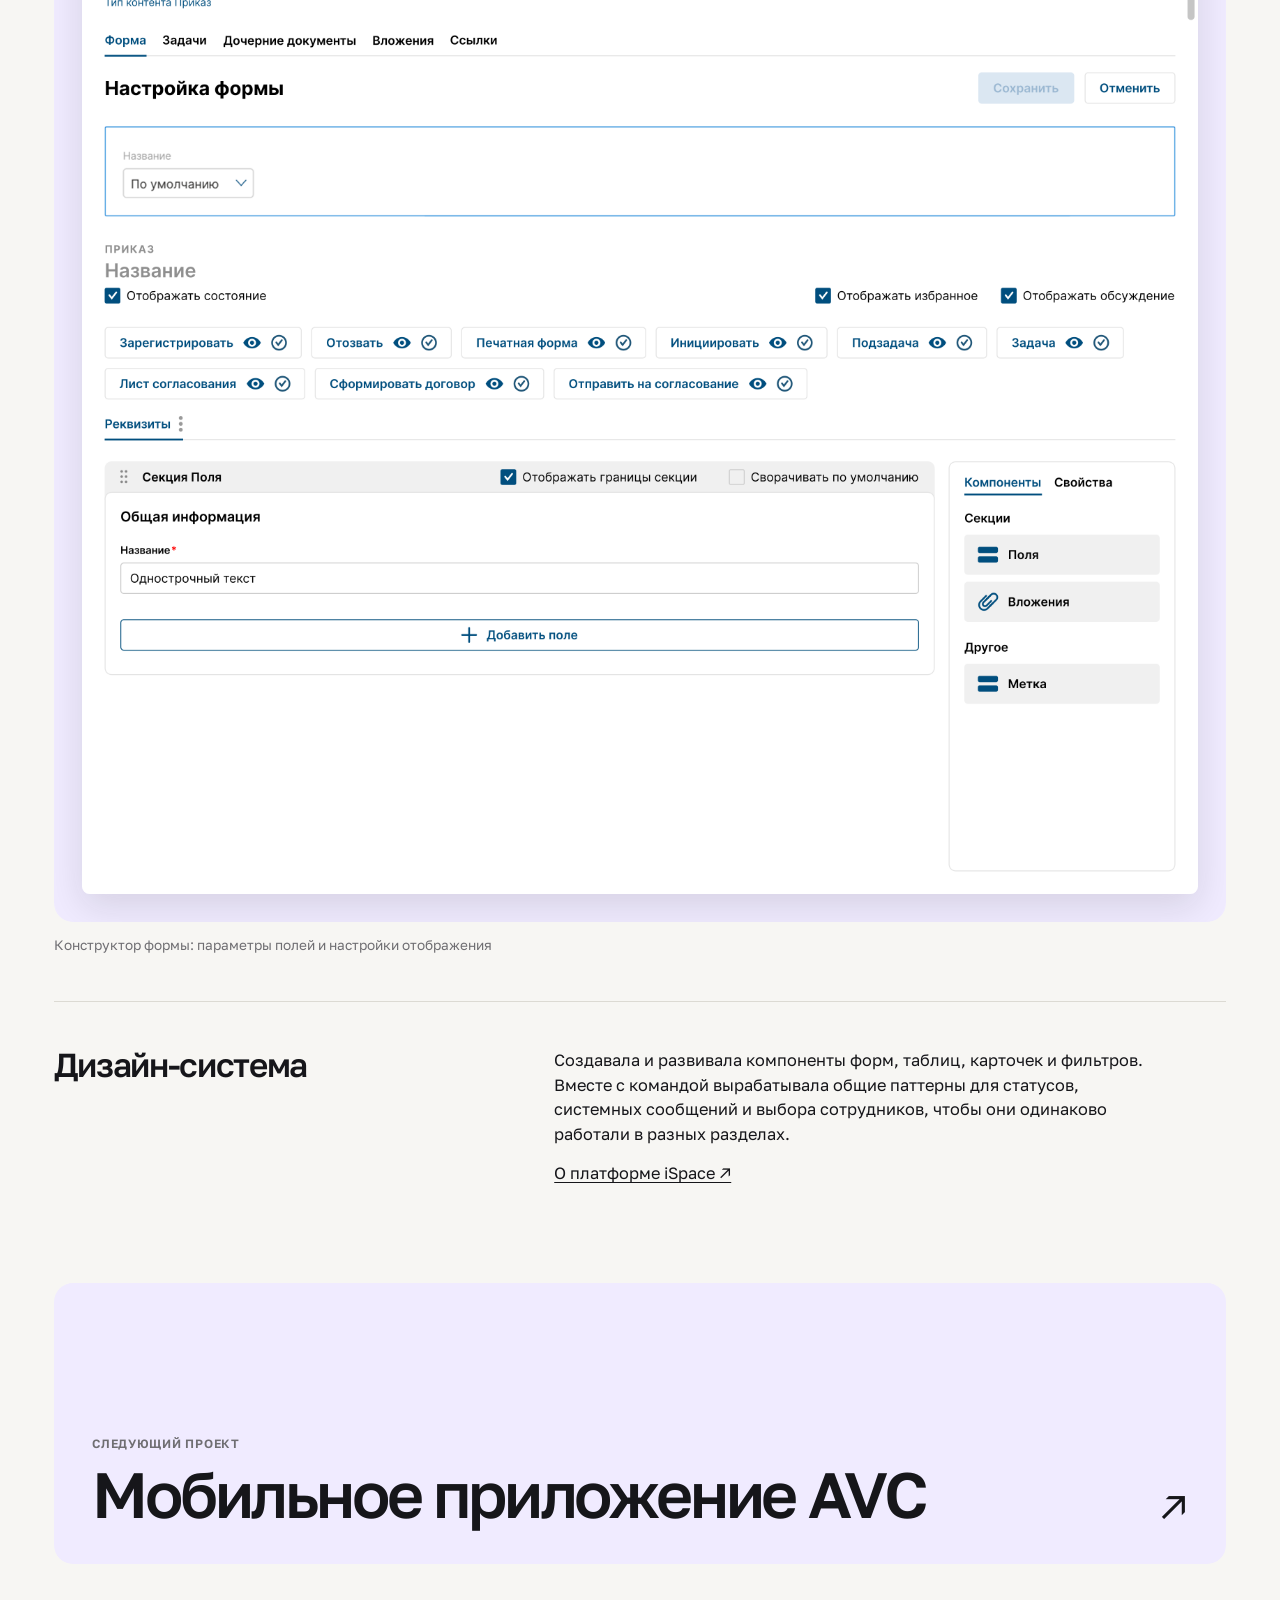
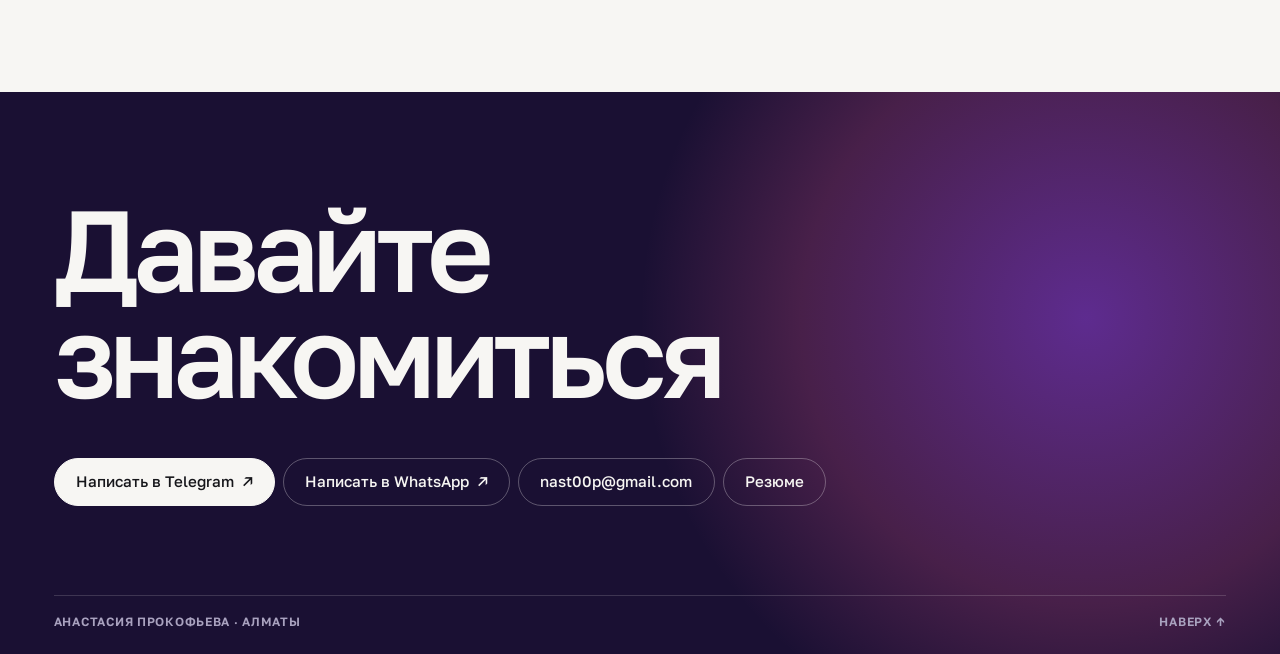
<file: ispace.html>
<!doctype html>
<html lang="ru"><head><meta charset="utf-8"><meta name="viewport" content="width=device-width,initial-scale=1"><meta name="description" content="Как я проектировала сценарии работы с корпоративными документами, задачами и настройками платформы."><title>iSpace — Анастасия Прокофьева</title><link rel="icon" href="assets/favicon.svg?v=2" type="image/svg+xml"><script>document.documentElement.classList.add("js")</script><link rel="stylesheet" href="site.css?v=1114u"><script src="portfolio.js?v=1114i" defer></script></head><body class="case" id="top">
<a class="skip" href="#main">К содержанию</a><header class="top"><div class="bar"><a class="me" href="index.html" aria-label="Анастасия Прокофьева, главная"><img src="assets/portrait.webp" alt="" width="36" height="36"><span>Анастасия Прокофьева</span></a><nav aria-label="Основная навигация"><a href="index.html#works">Кейсы</a><a href="index.html#about">Опыт</a><a href="Prokofieva_Product_Designer.pdf">Резюме</a></nav><a class="btn btn-dark contact" href="https://t.me/mqqeu">Написать в Telegram</a></div></header>
<main class="wrap" id="main"><div class="case-hero"><a class="back" href="index.html#works">← Все кейсы</a><div class="eyebrow">Контек · Enterprise</div><h1 class="rise" data-reveal><span>iSpace</span></h1><p class="intro">Enterprise-платформа для документов, задач и совместной работы, которую компании настраивают под свои процессы</p><div class="facts"><div><b>Роль</b><span>Продуктовый дизайнер</span></div><div><b>Период</b><span>Ноябрь 2022 — март 2025</span></div><div><b>Продукт</b><span>ECM/BPM · Low-code</span></div></div></div><div class="card-cover cover-stack cover-fan tone-ocean case-cover" data-reveal><img decoding="async" src="assets/frame-previews/ispace-kanban-1600.webp" srcset="assets/frame-previews/ispace-kanban-800.webp 800w, assets/frame-previews/ispace-kanban-1600.webp 1600w, assets/frame-previews/ispace-kanban-2400.webp 2400w" sizes="(max-width: 760px) 54vw, 54vw" alt="Канбан-доска задач" width="1280" height="720" loading="lazy"><img decoding="async" src="assets/frame-previews/ispace-teams-1600.webp" srcset="assets/frame-previews/ispace-teams-800.webp 800w, assets/frame-previews/ispace-teams-1600.webp 1600w, assets/frame-previews/ispace-teams-2400.webp 2400w" sizes="(max-width: 760px) 54vw, 54vw" alt="Управление командами подразделений" width="1280" height="929" loading="lazy"><img decoding="async" src="assets/frame-previews/ispace-library-1600.webp" srcset="assets/frame-previews/ispace-library-800.webp 800w, assets/frame-previews/ispace-library-1600.webp 1600w, assets/frame-previews/ispace-library-2400.webp 2400w" sizes="(max-width: 760px) 54vw, 54vw" alt="Редактор корпоративной страницы" width="1280" height="986" loading="lazy"></div><section class="brief" data-reveal><p>Большая платформа, в которой сложные процессы должны оставаться понятными</p><dl class="rcr"><div><dt>Вклад</dt><dd><ul><li>Проектировала сценарии работы с документами, задачами и корпоративными страницами.</li><li>Развивала конструкторы форм и списков: структуру, настройки, состояния и взаимодействие с данными.</li><li>Учитывала права пользователей, бизнес-правила и связи между модулями.</li><li>Сопровождала решения от обсуждения требований и прототипа до дизайн-ревью реализации.</li></ul></dd></div><div class="result"><dt>Результат</dt><dd><ul><li>Конструкторы, в которых администратор сам собирает формы, списки и корпоративные страницы</li><li>Таблицы с фильтрами, массовыми действиями и поиском по метаданным для больших объёмов данных</li><li>Единая дизайн-система платформы: формы, таблицы, карточки, статусы, системные сообщения</li></ul></dd></div></dl></section><section class="case-block" data-reveal><h2>Документооборот</h2><div><p>Проектировала путь от создания карточки и добавления вложений до согласования, подписания и просмотра истории изменений. Учитывала связанные задачи, обсуждения и версии документа.</p></div></section><section class="case-block case-gallery" data-reveal><div><figure class="asset"><a href="frames/%D0%9A%D0%B0%D0%BD%D0%B1%D0%B0%D0%BD%20%D0%B4%D0%BE%D1%81%D0%BA%D0%B0_%D0%BF%D0%B5%D1%80%D0%B5%D1%82%D0%B0%D1%81%D0%BA%D0%B8%D0%B2%D0%B0%D0%BD%D0%B8%D0%B5%20%D0%BA%D0%B0%D1%80%D1%82%D0%BE%D1%87%D0%BA%D0%B8.svg" aria-label="Открыть изображение крупнее"><img decoding="async" src="assets/frame-previews/ispace-kanban-1600.webp" srcset="assets/frame-previews/ispace-kanban-800.webp 800w, assets/frame-previews/ispace-kanban-1600.webp 1600w, assets/frame-previews/ispace-kanban-2400.webp 2400w" sizes="(max-width: 760px) 90vw, 70vw" alt="Канбан-доска задач со статусами и исполнителями" width="1280" height="720" loading="lazy"></a><figcaption>Канбан-доска: задачи по статусам, исполнители и сроки на карточках</figcaption></figure><figure class="asset"><a href="frames/%D0%A3%D0%BF%D1%80%D0%B0%D0%B2%D0%BB%D0%B5%D0%BD%D0%B8%D1%8F%20%D0%BA%D0%BE%D0%BC%D0%B0%D0%BD%D0%B4%D0%B0%D0%BC%D0%B8.svg" aria-label="Открыть изображение крупнее"><img decoding="async" src="assets/frame-previews/ispace-teams-1600.webp" srcset="assets/frame-previews/ispace-teams-800.webp 800w, assets/frame-previews/ispace-teams-1600.webp 1600w, assets/frame-previews/ispace-teams-2400.webp 2400w" sizes="(max-width: 760px) 90vw, 70vw" alt="Управление командами подразделений" width="1280" height="929" loading="lazy"></a><figcaption>Команды подразделений: администратор видит пустые ячейки и сразу добавляет людей</figcaption></figure></div></section><section class="case-block case-gallery" data-reveal><div><figure class="asset asset-crop"><a href="frames/%D0%A0%D0%B5%D0%B4%D0%B0%D0%BA%D1%82%D0%BE%D1%80%20%D1%81%D1%82%D1%80%D0%B0%D0%BD%D0%B8%D1%86%D1%8B_%D0%A0%D0%B5%D0%B4%D0%B0%D0%BA%D1%82%D0%B8%D1%80%D0%BE%D0%B2%D0%B0%D0%BD%D0%B8%D0%B5%20%D0%B1%D0%B8%D0%B1%D0%BB%D0%B8%D0%BE%D1%82%D0%B5%D0%BA%D0%B8.svg" aria-label="Открыть изображение крупнее"><img decoding="async" src="assets/frame-previews/ispace-library-1600.webp" srcset="assets/frame-previews/ispace-library-800.webp 800w, assets/frame-previews/ispace-library-1600.webp 1600w, assets/frame-previews/ispace-library-2400.webp 2400w" sizes="(max-width: 760px) 90vw, 70vw" alt="Редактор страницы корпоративного портала и библиотеки документов" width="1280" height="986" loading="lazy"></a><figcaption>Конструктор корпоративной страницы: редактирование контента и библиотеки документов</figcaption></figure><figure class="asset"><a href="frames/%D0%A0%D0%B5%D0%B4%D0%B0%D0%BA%D1%82%D0%BE%D1%80_%D0%BF%D1%80%D0%B8%20%D0%BF%D0%B5%D1%80%D0%B2%D0%BE%D0%BC%20%D0%BE%D1%82%D0%BA%D1%80%D1%8B%D1%82%D0%B8%D0%B8%20%D1%84%D0%BE%D1%80%D0%BC%D1%8B%2C%20%D1%81%20%D0%BD%D0%B0%D1%81%D1%82%D1%80%D0%BE%D0%B9%D0%BA%D0%B0%D0%BC%D0%B8%20%D0%BF%D0%BE%20%D1%83%D0%BC%D0%BE%D0%BB%D1%87%D0%B0%D0%BD%D0%B8%D1%8E.svg"><img height="1104" width="1280" srcset="assets/frame-previews/ispace-form-800.webp 800w, assets/frame-previews/ispace-form-1600.webp 1600w, assets/frame-previews/ispace-form-2400.webp 2400w" sizes="(max-width: 760px) 90vw, 70vw" src="assets/frame-previews/ispace-form-1600.webp" alt="Редактор форм iSpace: начальная настройка полей" loading="lazy"></a><figcaption>Конструктор формы: параметры полей и настройки отображения</figcaption></figure></div></section><section class="case-block" data-reveal><h2>Дизайн-система</h2><div><p>Создавала и развивала компоненты форм, таблиц, карточек и фильтров. Вместе с командой вырабатывала общие паттерны для статусов, системных сообщений и выбора сотрудников, чтобы они одинаково работали в разных разделах.</p><p><a href="https://ispace-platform.ru/">О платформе iSpace ↗</a></p></div></section>
<a class="next" href="avc.html" data-reveal><span><small>Следующий проект</small><strong>Мобильное приложение AVC</strong></span><b aria-hidden="true">↗</b></a></main>
<footer class="foot" id="contact"><div class="wrap"><h2>Давайте<br>знакомиться</h2><div class="links"><a class="btn btn-light" href="https://t.me/mqqeu">Написать в Telegram <span aria-hidden="true">↗</span></a><a class="btn" href="https://wa.me/79046455458">Написать в WhatsApp <span aria-hidden="true">↗</span></a><a class="btn" href="mailto:nast00p@gmail.com">nast00p@gmail.com</a><a class="btn" href="Prokofieva_Product_Designer.pdf">Резюме</a></div><div class="foot-bottom"><span>Анастасия Прокофьева · Алматы</span><a href="#top">Наверх ↑</a></div></div></footer><div class="dock"><a class="btn btn-dark" href="https://t.me/mqqeu">Написать в Telegram</a><a class="btn" href="Prokofieva_Product_Designer.pdf">Резюме</a></div></body></html>
</file>
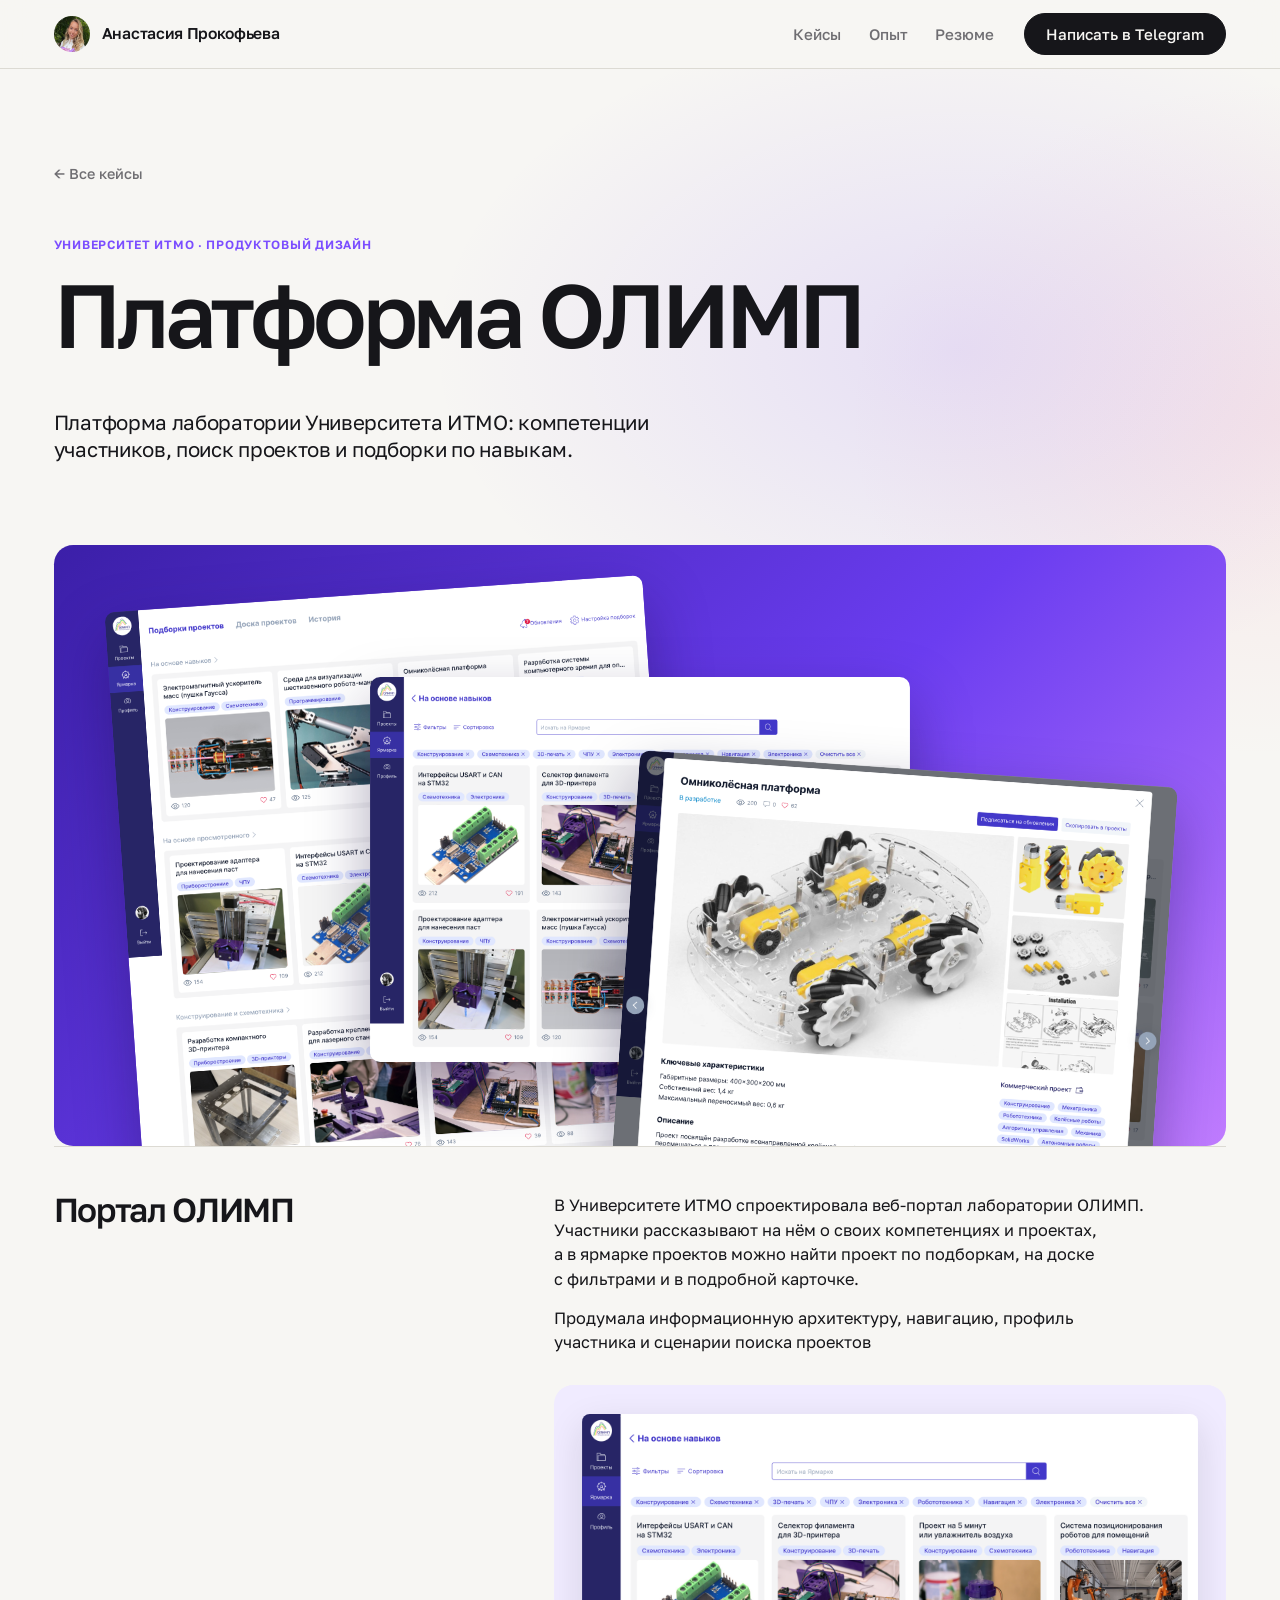
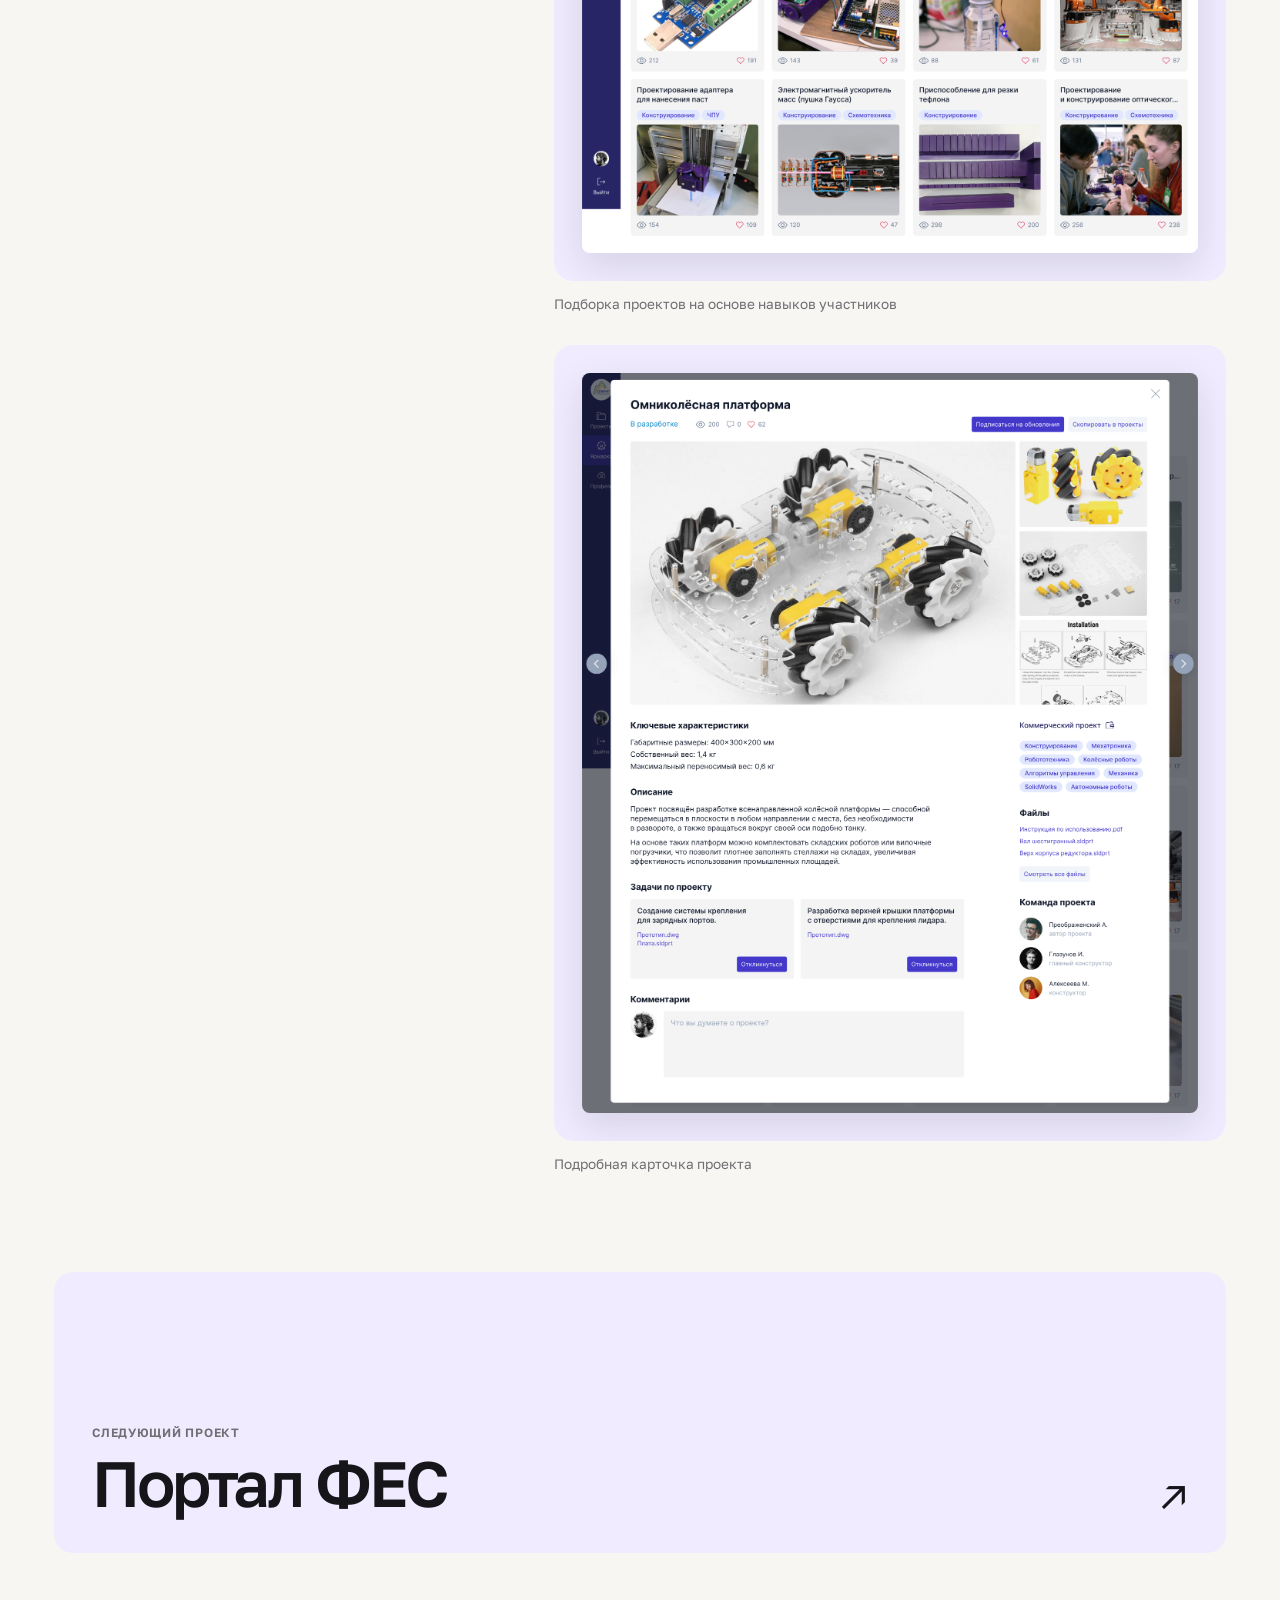
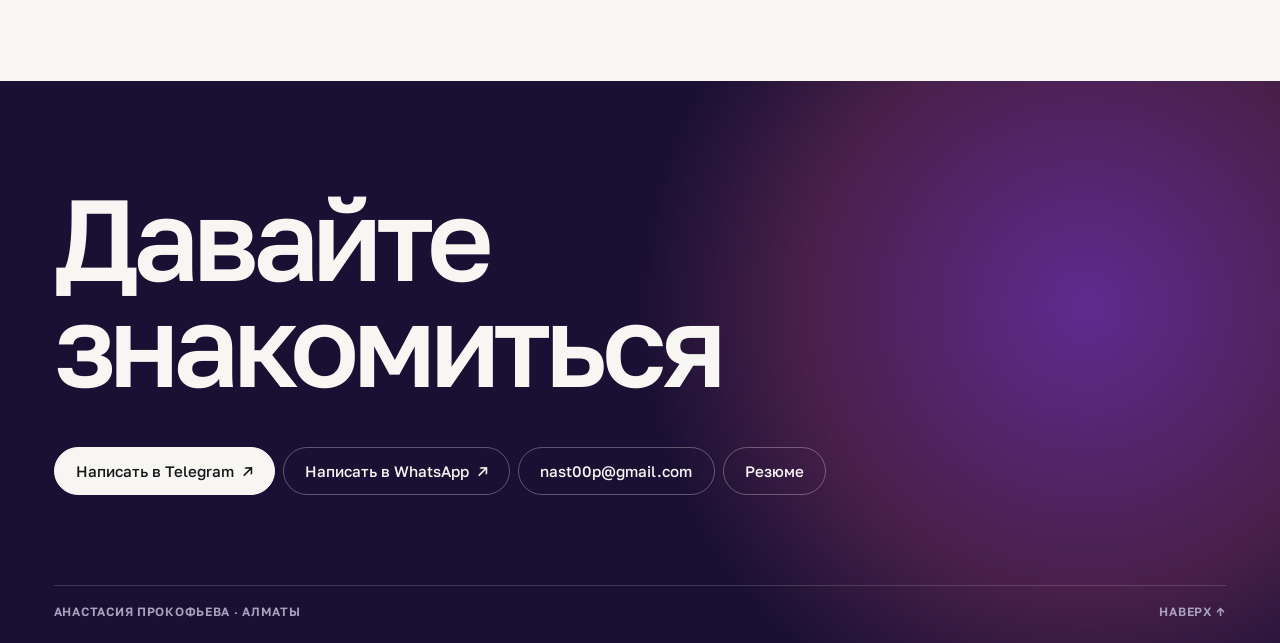
<file: olimp.html>
<!doctype html>
<html lang="ru"><head><meta charset="utf-8"><meta name="viewport" content="width=device-width,initial-scale=1"><meta name="description" content="Платформа лаборатории Университета ИТМО: компетенции участников, поиск проектов и подборки по навыкам."><title>Платформа ОЛИМП — Анастасия Прокофьева</title><link rel="icon" href="assets/favicon.svg?v=2" type="image/svg+xml"><script>document.documentElement.classList.add("js")</script><link rel="stylesheet" href="site.css?v=1114u"><script src="portfolio.js?v=1114i" defer></script></head><body class="case" id="top">
<a class="skip" href="#main">К содержанию</a><header class="top"><div class="bar"><a class="me" href="index.html" aria-label="Анастасия Прокофьева, главная"><img src="assets/portrait.webp" alt="" width="36" height="36"><span>Анастасия Прокофьева</span></a><nav aria-label="Основная навигация"><a href="index.html#works">Кейсы</a><a href="index.html#about">Опыт</a><a href="Prokofieva_Product_Designer.pdf">Резюме</a></nav><a class="btn btn-dark contact" href="https://t.me/mqqeu">Написать в Telegram</a></div></header>
<main class="wrap" id="main"><div class="case-hero"><a class="back" href="index.html#works">← Все кейсы</a><div class="eyebrow">Университет ИТМО · Продуктовый дизайн</div><h1 class="rise" data-reveal><span>Платформа ОЛИМП</span></h1><p class="intro">Платформа лаборатории Университета ИТМО: компетенции участников, поиск проектов и подборки по навыкам.</p></div><div class="card-cover cover-stack cover-fan tone-grape case-cover" data-reveal><img decoding="async" src="assets/frame-previews/olimp-collections-1600.webp" srcset="assets/frame-previews/olimp-collections-800.webp 800w, assets/frame-previews/olimp-collections-1600.webp 1600w, assets/frame-previews/olimp-collections-2400.webp 2400w" sizes="(max-width: 760px) 54vw, 54vw" alt="ОЛИМП: подборки проектов" width="1440" height="1555" loading="lazy"><img decoding="async" src="assets/frame-previews/olimp-skills-1600.webp" srcset="assets/frame-previews/olimp-skills-800.webp 800w, assets/frame-previews/olimp-skills-1600.webp 1600w, assets/frame-previews/olimp-skills-2400.webp 2400w" sizes="(max-width: 760px) 54vw, 54vw" alt="ОЛИМП: подборка проектов по навыкам" width="1440" height="1028" loading="lazy"><img decoding="async" src="assets/frame-previews/olimp-project-1600.webp" srcset="assets/frame-previews/olimp-project-800.webp 800w, assets/frame-previews/olimp-project-1600.webp 1600w, assets/frame-previews/olimp-project-2400.webp 2400w" sizes="(max-width: 760px) 54vw, 54vw" alt="ОЛИМП: карточка проекта" width="1440" height="1731" loading="lazy"></div><section class="case-block" data-reveal><h2>Портал ОЛИМП</h2><div><p>В Университете ИТМО спроектировала веб-портал лаборатории ОЛИМП. Участники рассказывают на нём о своих компетенциях и проектах, а в ярмарке проектов можно найти проект по подборкам, на доске с фильтрами и в подробной карточке.</p><p>Продумала информационную архитектуру, навигацию, профиль участника и сценарии поиска проектов</p><figure class="asset asset-crop"><a href="frames/2%20%D0%9F%D0%BE%D0%BB%D0%BD%D0%B0%D1%8F%20%D0%BF%D0%BE%D0%B4%D0%B1%D0%BE%D1%80%D0%BA%D0%B0_%D0%9D%D0%B0%20%D0%BE%D1%81%D0%BD%D0%BE%D0%B2%D0%B5%20%D0%BD%D0%B0%D0%B2%D1%8B%D0%BA%D0%BE%D0%B2.svg" aria-label="Открыть изображение крупнее"><img decoding="async" src="assets/frame-previews/olimp-skills-1600.webp" srcset="assets/frame-previews/olimp-skills-800.webp 800w, assets/frame-previews/olimp-skills-1600.webp 1600w, assets/frame-previews/olimp-skills-2400.webp 2400w" sizes="(max-width: 760px) 90vw, 70vw" alt="ОЛИМП: подборка проектов по навыкам" width="1440" height="1028" loading="lazy"></a><figcaption>Подборка проектов на основе навыков участников</figcaption></figure><figure class="asset asset-crop"><a href="frames/4%20%D0%9F%D0%BE%D0%B4%D1%80%D0%BE%D0%B1%D0%BD%D0%B0%D1%8F%20%D0%BA%D0%B0%D1%80%D1%82%D0%BE%D1%87%D0%BA%D0%B0%20%D0%BF%D1%80%D0%BE%D0%B5%D0%BA%D1%82%D0%B0.svg" aria-label="Открыть изображение крупнее"><img decoding="async" src="assets/frame-previews/olimp-project-1600.webp" srcset="assets/frame-previews/olimp-project-800.webp 800w, assets/frame-previews/olimp-project-1600.webp 1600w, assets/frame-previews/olimp-project-2400.webp 2400w" sizes="(max-width: 760px) 90vw, 70vw" alt="ОЛИМП: карточка проекта" width="1440" height="1731" loading="lazy"></a><figcaption>Подробная карточка проекта</figcaption></figure></div></section><a class="next" href="fes.html" data-reveal><span><small>Следующий проект</small><strong>Портал ФЕС</strong></span><b aria-hidden="true">↗</b></a></main><footer class="foot" id="contact"><div class="wrap"><h2>Давайте<br>знакомиться</h2><div class="links"><a class="btn btn-light" href="https://t.me/mqqeu">Написать в Telegram <span aria-hidden="true">↗</span></a><a class="btn" href="https://wa.me/79046455458">Написать в WhatsApp <span aria-hidden="true">↗</span></a><a class="btn" href="mailto:nast00p@gmail.com">nast00p@gmail.com</a><a class="btn" href="Prokofieva_Product_Designer.pdf">Резюме</a></div><div class="foot-bottom"><span>Анастасия Прокофьева · Алматы</span><a href="#top">Наверх ↑</a></div></div></footer><div class="dock"><a class="btn btn-dark" href="https://t.me/mqqeu">Написать в Telegram</a><a class="btn" href="Prokofieva_Product_Designer.pdf">Резюме</a></div></body></html>
</file>
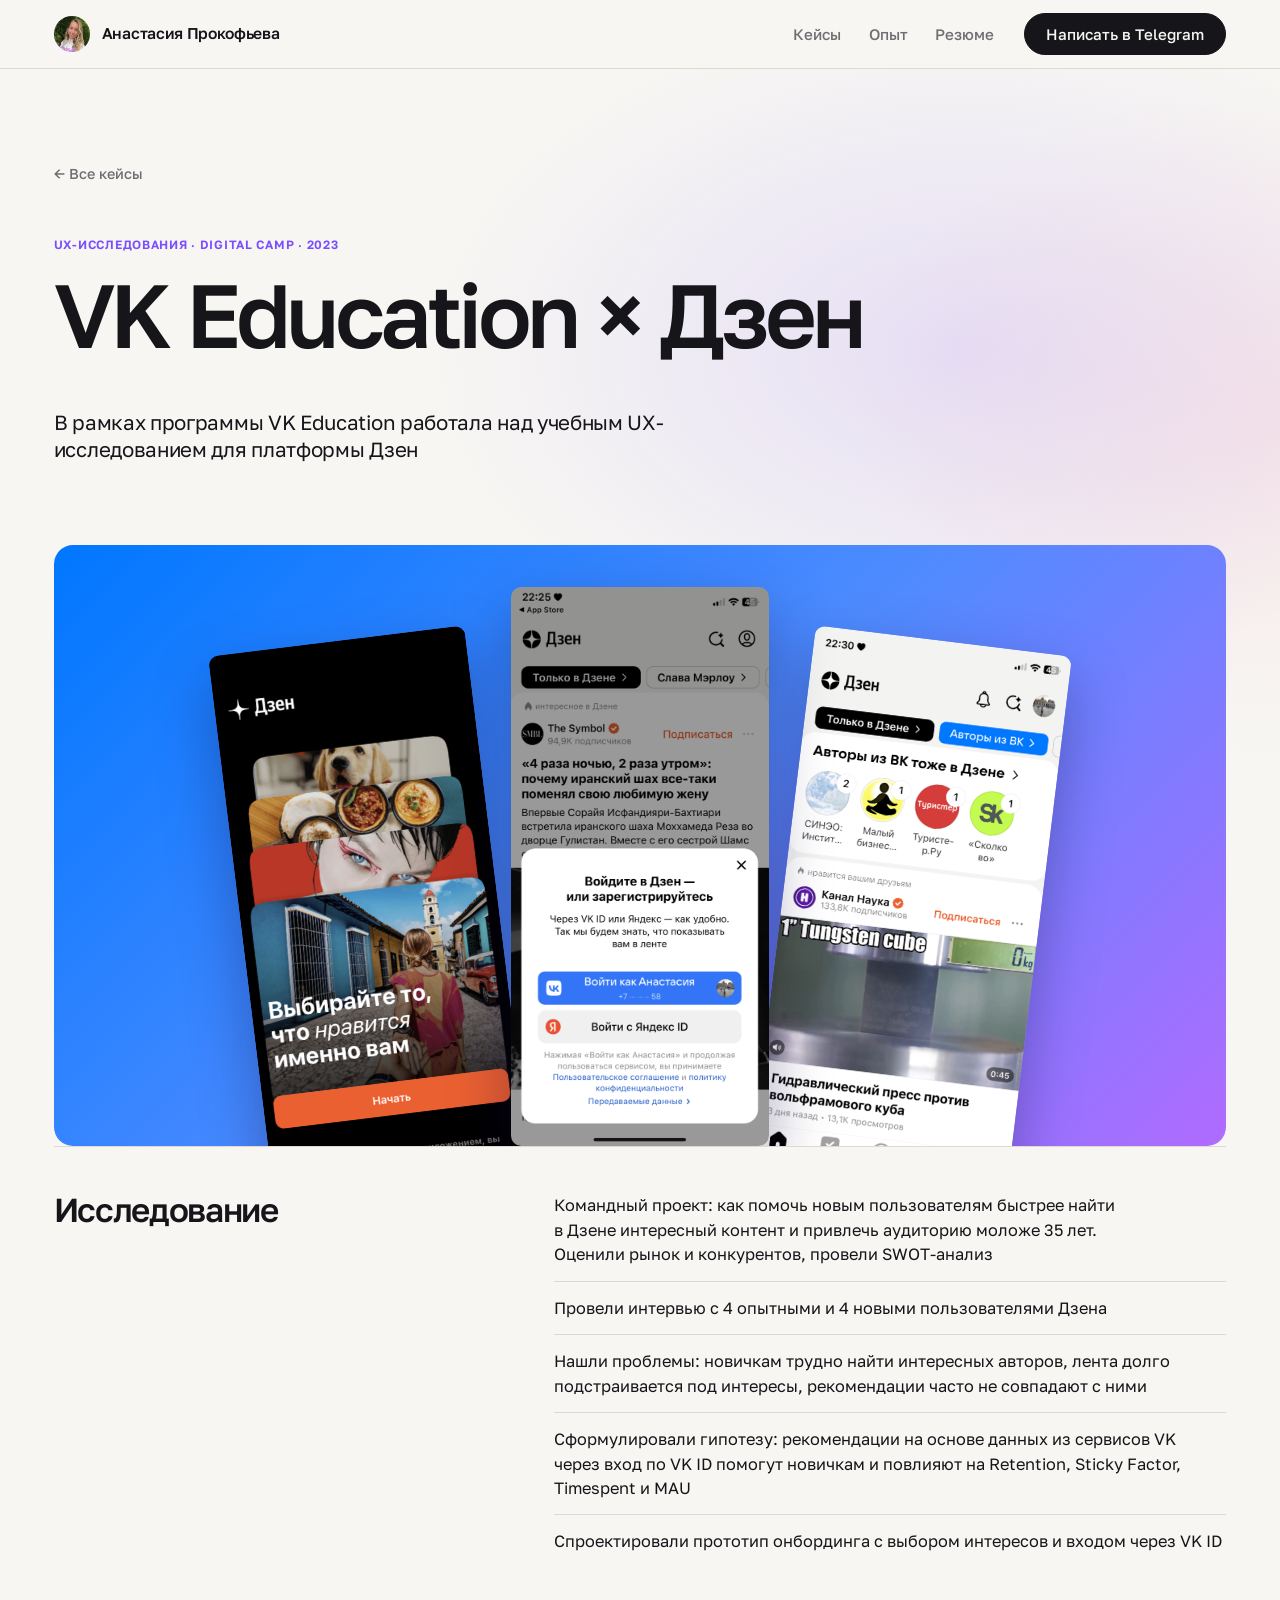
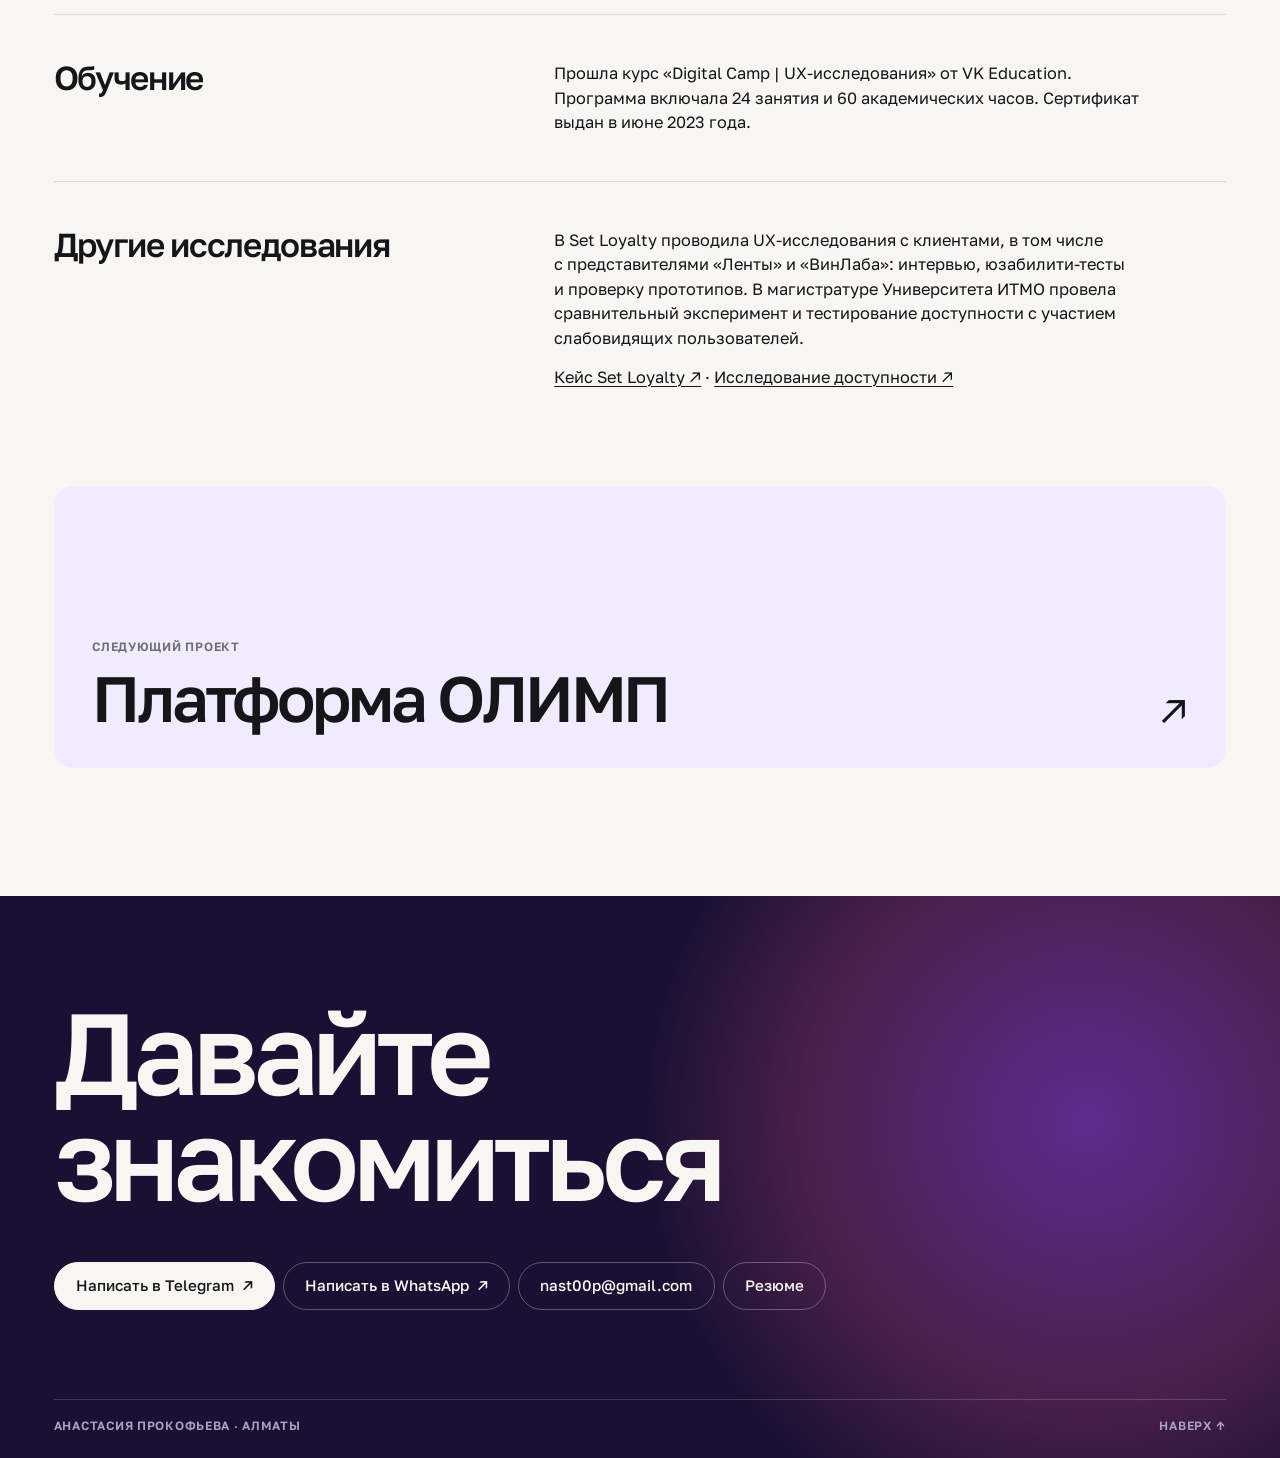
<file: research.html>
<!doctype html>
<html lang="ru"><head><meta charset="utf-8"><meta name="viewport" content="width=device-width,initial-scale=1"><meta name="description" content="В рамках программы VK Education работала над учебным UX-исследованием для платформы Дзен."><title>VK Education × Дзен — Анастасия Прокофьева</title><link rel="icon" href="assets/favicon.svg?v=2" type="image/svg+xml"><script>document.documentElement.classList.add("js")</script><link rel="stylesheet" href="site.css?v=1114u"><script src="portfolio.js?v=1114i" defer></script></head><body class="case" id="top">
<a class="skip" href="#main">К содержанию</a><header class="top"><div class="bar"><a class="me" href="index.html" aria-label="Анастасия Прокофьева, главная"><img src="assets/portrait.webp" alt="" width="36" height="36"><span>Анастасия Прокофьева</span></a><nav aria-label="Основная навигация"><a href="index.html#works">Кейсы</a><a href="index.html#about">Опыт</a><a href="Prokofieva_Product_Designer.pdf">Резюме</a></nav><a class="btn btn-dark contact" href="https://t.me/mqqeu">Написать в Telegram</a></div></header>
<main class="wrap" id="main"><div class="case-hero"><a class="back" href="index.html#works">← Все кейсы</a><div class="eyebrow">UX-исследования · Digital Camp · 2023</div><h1 class="rise" data-reveal><span>VK Education × Дзен</span></h1><p class="intro">В рамках программы VK Education работала над учебным UX-исследованием для платформы Дзен</p></div><div class="card-cover cover-stack cover-phones tone-sky case-cover" data-reveal><img decoding="async" src="assets/previews/dzen-1-640.webp" srcset="assets/previews/dzen-1-320.webp 320w, assets/previews/dzen-1-640.webp 640w, assets/previews/dzen-1-960.webp 960w" sizes="(max-width: 760px) 28vw, 28vw" alt="Дзен: экран онбординга" width="390" height="844" loading="lazy"><img decoding="async" src="assets/previews/dzen-5-640.webp" srcset="assets/previews/dzen-5-320.webp 320w, assets/previews/dzen-5-640.webp 640w, assets/previews/dzen-5-960.webp 960w" sizes="(max-width: 760px) 28vw, 28vw" alt="Дзен: вход через VK ID" width="390" height="844" loading="lazy"><img decoding="async" src="assets/previews/dzen-9-640.webp" srcset="assets/previews/dzen-9-320.webp 320w, assets/previews/dzen-9-640.webp 640w, assets/previews/dzen-9-960.webp 960w" sizes="(max-width: 760px) 28vw, 28vw" alt="Дзен: лента после онбординга" width="390" height="844" loading="lazy"></div><section class="case-block" data-reveal><h2>Исследование</h2><div><p>Командный проект: как помочь новым пользователям быстрее найти в Дзене интересный контент и привлечь аудиторию моложе 35 лет.</p><ul><li>Оценили рынок и конкурентов, провели SWOT-анализ</li><li>Провели интервью с 4 опытными и 4 новыми пользователями Дзена</li><li>Нашли проблемы: новичкам трудно найти интересных авторов, лента долго подстраивается под интересы, рекомендации часто не совпадают с ними</li><li>Сформулировали гипотезу: рекомендации на основе данных из сервисов VK через вход по VK ID помогут новичкам и повлияют на Retention, Sticky Factor, Timespent и MAU</li><li>Спроектировали прототип онбординга с выбором интересов и входом через VK ID</li></ul></div></section><section class="case-block" data-reveal><h2>Обучение</h2><div><p>Прошла курс «Digital Camp | UX-исследования» от VK Education. Программа включала 24 занятия и 60 академических часов. Сертификат выдан в июне 2023 года.</p></div></section>
<section class="case-block" data-reveal><h2>Другие исследования</h2><div><p>В Set Loyalty проводила UX-исследования с клиентами, в том числе с представителями «Ленты» и «ВинЛаба»: интервью, юзабилити-тесты и проверку прототипов. В магистратуре Университета ИТМО провела сравнительный эксперимент и тестирование доступности с участием слабовидящих пользователей.</p><p><a href="set-loyalty.html">Кейс Set Loyalty ↗</a> · <a href="accessibility.html">Исследование доступности ↗</a></p></div></section><a class="next" href="olimp.html" data-reveal><span><small>Следующий проект</small><strong>Платформа ОЛИМП</strong></span><b aria-hidden="true">↗</b></a></main><footer class="foot" id="contact"><div class="wrap"><h2>Давайте<br>знакомиться</h2><div class="links"><a class="btn btn-light" href="https://t.me/mqqeu">Написать в Telegram <span aria-hidden="true">↗</span></a><a class="btn" href="https://wa.me/79046455458">Написать в WhatsApp <span aria-hidden="true">↗</span></a><a class="btn" href="mailto:nast00p@gmail.com">nast00p@gmail.com</a><a class="btn" href="Prokofieva_Product_Designer.pdf">Резюме</a></div><div class="foot-bottom"><span>Анастасия Прокофьева · Алматы</span><a href="#top">Наверх ↑</a></div></div></footer><div class="dock"><a class="btn btn-dark" href="https://t.me/mqqeu">Написать в Telegram</a><a class="btn" href="Prokofieva_Product_Designer.pdf">Резюме</a></div></body></html>
</file>
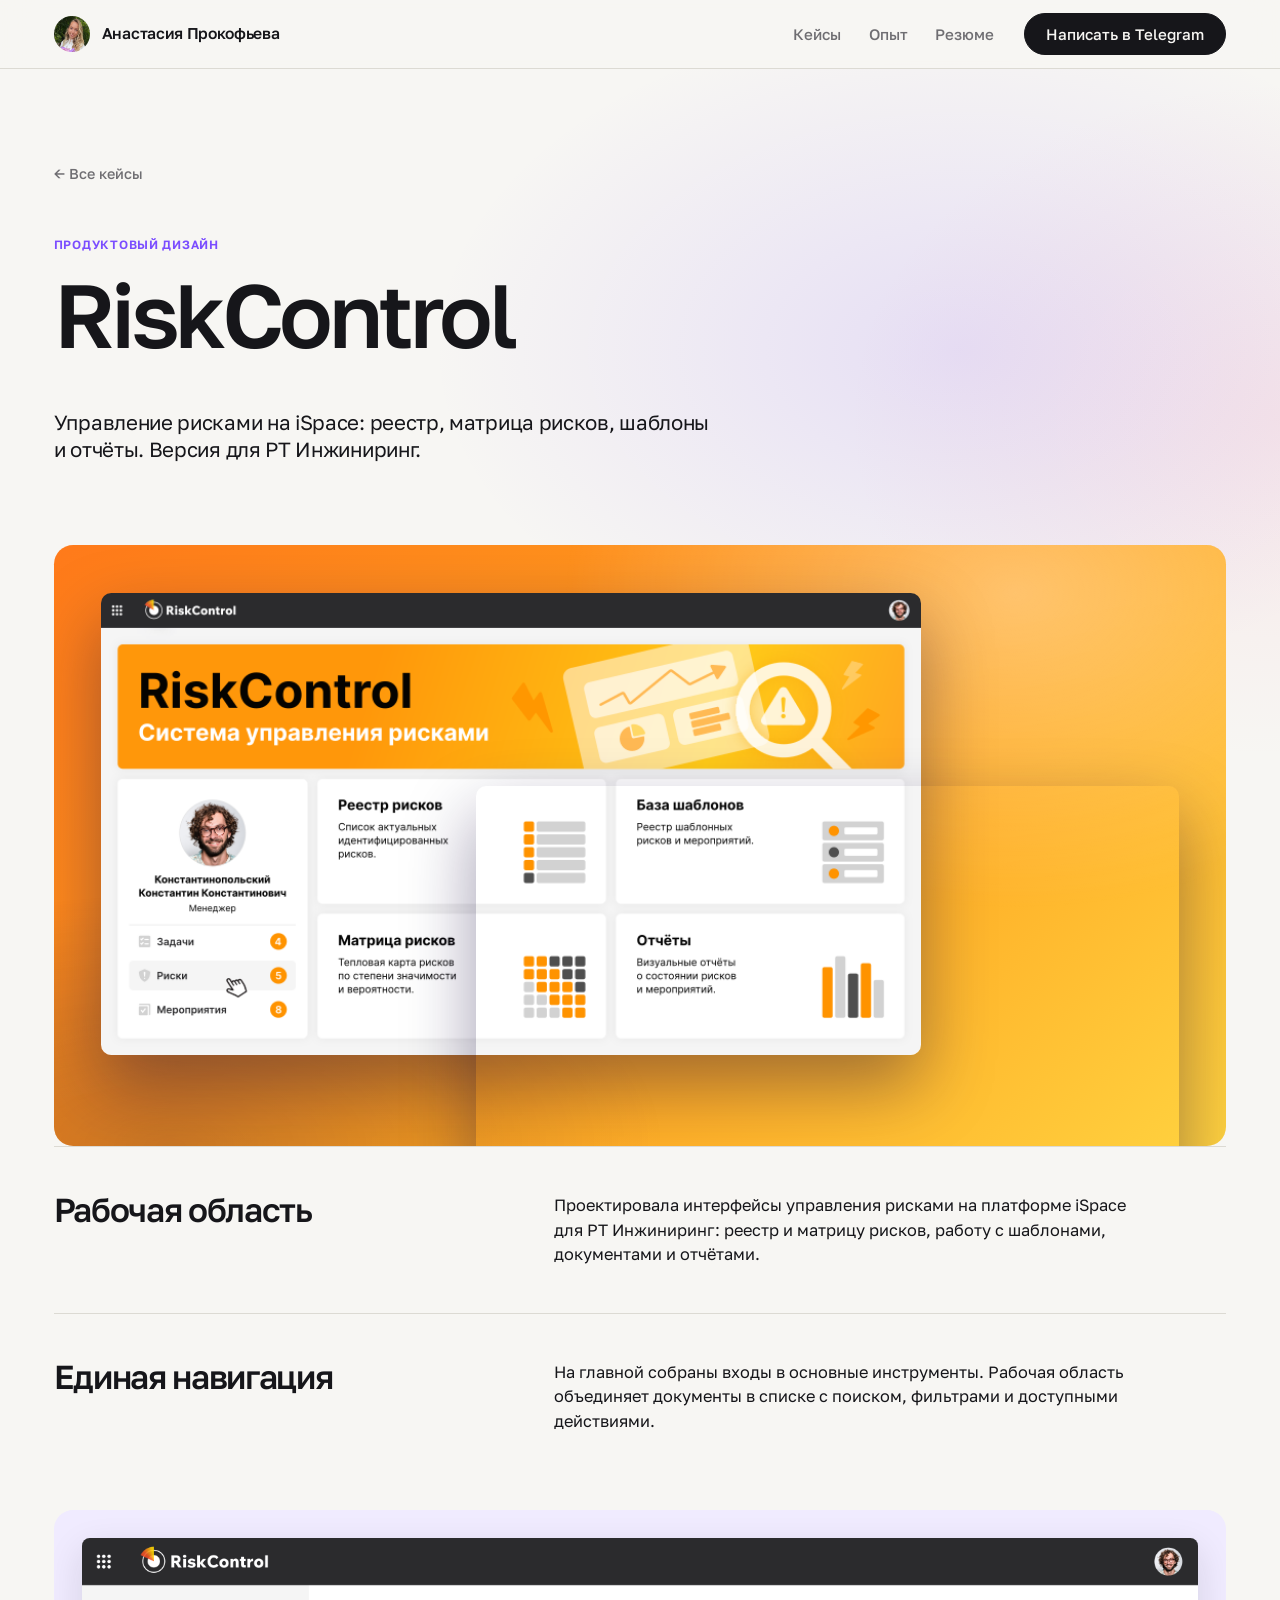
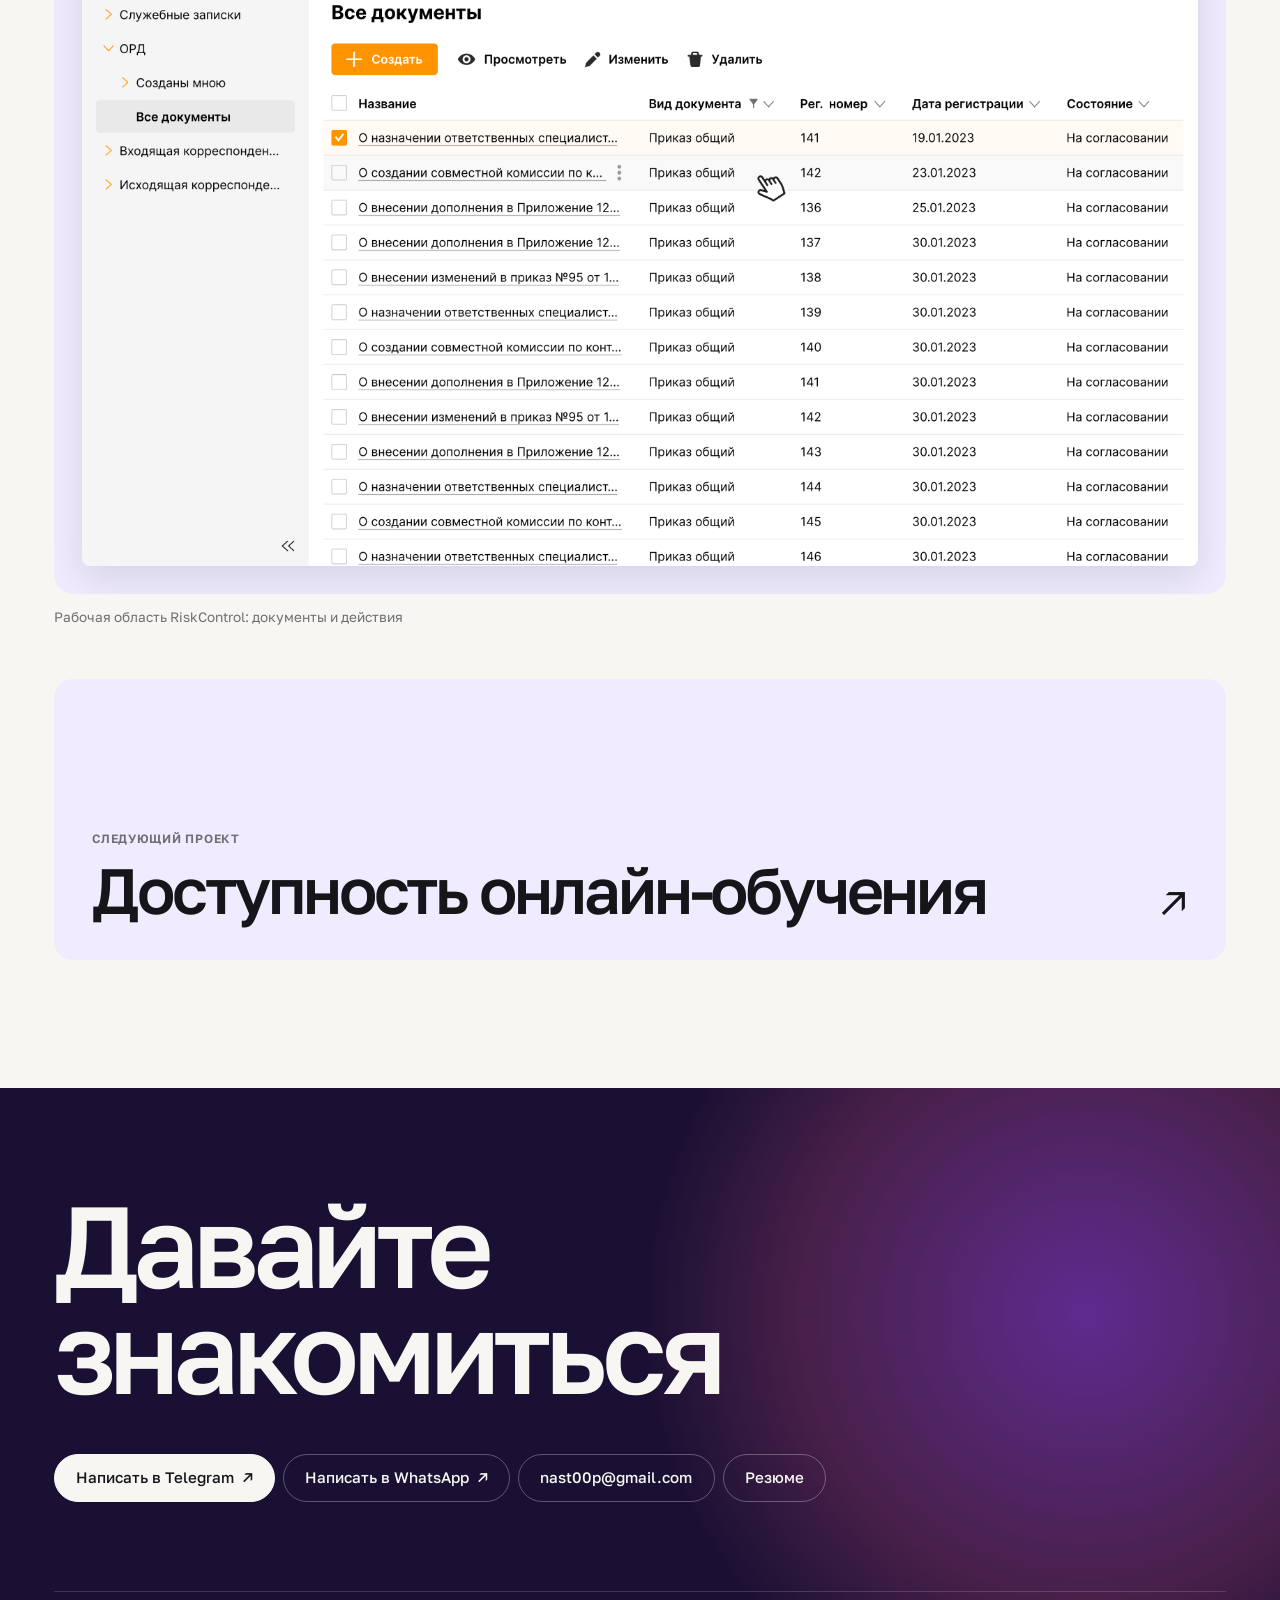
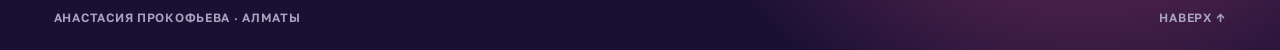
<file: riskcontrol.html>
<!doctype html>
<html lang="ru"><head><meta charset="utf-8"><meta name="viewport" content="width=device-width,initial-scale=1"><meta name="description" content="Управление рисками на iSpace: реестр, матрица рисков, шаблоны и отчёты. Версия для PT Инжиниринг."><title>RiskControl — Анастасия Прокофьева</title><link rel="icon" href="assets/favicon.svg?v=2" type="image/svg+xml"><script>document.documentElement.classList.add("js")</script><link rel="stylesheet" href="site.css?v=1114u"><script src="portfolio.js?v=1114i" defer></script></head><body class="case" id="top">
<a class="skip" href="#main">К содержанию</a><header class="top"><div class="bar"><a class="me" href="index.html" aria-label="Анастасия Прокофьева, главная"><img src="assets/portrait.webp" alt="" width="36" height="36"><span>Анастасия Прокофьева</span></a><nav aria-label="Основная навигация"><a href="index.html#works">Кейсы</a><a href="index.html#about">Опыт</a><a href="Prokofieva_Product_Designer.pdf">Резюме</a></nav><a class="btn btn-dark contact" href="https://t.me/mqqeu">Написать в Telegram</a></div></header>
<main class="wrap" id="main"><div class="case-hero"><a class="back" href="index.html#works">← Все кейсы</a><div class="eyebrow">Продуктовый дизайн</div><h1 class="rise" data-reveal><span>RiskControl</span></h1><p class="intro">Управление рисками на iSpace: реестр, матрица рисков, шаблоны и отчёты. Версия для PT Инжиниринг.</p></div><div class="card-cover case-cover cover-scene tone-amber"><img decoding="async" class="sc-main" style="--l:4%;--t:8%;--w:70%" src="assets/frame-previews/risk-home-1600.webp" srcset="assets/frame-previews/risk-home-800.webp 800w, assets/frame-previews/risk-home-1600.webp 1600w, assets/frame-previews/risk-home-2400.webp 2400w" sizes="(max-width: 760px) 73vw, 36vw" alt="RiskControl: главная с реестром рисков, базой шаблонов, матрицей и отчётами" width="1280" height="720" loading="lazy"><img decoding="async" class="sc-side" style="--r:4%;--t:40%;--w:60%" src="assets/frame-previews/risk-documents-1600.webp" srcset="assets/frame-previews/risk-documents-800.webp 800w, assets/frame-previews/risk-documents-1600.webp 1600w, assets/frame-previews/risk-documents-2400.webp 2400w" sizes="(max-width: 760px) 62vw, 31vw" alt="RiskControl: рабочая область со всеми документами" width="1280" height="720" loading="lazy"></div>
          <section class="case-block" data-reveal><h2>Рабочая область</h2><div><p>Проектировала интерфейсы управления рисками на платформе iSpace для PT Инжиниринг: реестр и матрицу рисков, работу с шаблонами, документами и отчётами.</p></div></section><section class="case-block" data-reveal><h2>Единая навигация</h2><div><p>На главной собраны входы в основные инструменты. Рабочая область объединяет документы в списке с поиском, фильтрами и доступными действиями.</p></div></section><figure class="asset"><a href="assets/frame-previews/risk-documents-1600.webp" aria-label="Открыть изображение крупнее"><img src="assets/frame-previews/risk-documents-1600.webp" alt="Рабочая область RiskControl: документы и действия" loading="lazy" decoding="async"></a><figcaption>Рабочая область RiskControl: документы и действия</figcaption></figure><a class="next" href="accessibility.html" data-reveal><span><small>Следующий проект</small><strong>Доступность онлайн-обучения</strong></span><b aria-hidden="true">↗</b></a></main><footer class="foot" id="contact"><div class="wrap"><h2>Давайте<br>знакомиться</h2><div class="links"><a class="btn btn-light" href="https://t.me/mqqeu">Написать в Telegram <span aria-hidden="true">↗</span></a><a class="btn" href="https://wa.me/79046455458">Написать в WhatsApp <span aria-hidden="true">↗</span></a><a class="btn" href="mailto:nast00p@gmail.com">nast00p@gmail.com</a><a class="btn" href="Prokofieva_Product_Designer.pdf">Резюме</a></div><div class="foot-bottom"><span>Анастасия Прокофьева · Алматы</span><a href="#top">Наверх ↑</a></div></div></footer><div class="dock"><a class="btn btn-dark" href="https://t.me/mqqeu">Написать в Telegram</a><a class="btn" href="Prokofieva_Product_Designer.pdf">Резюме</a></div></body></html>
</file>
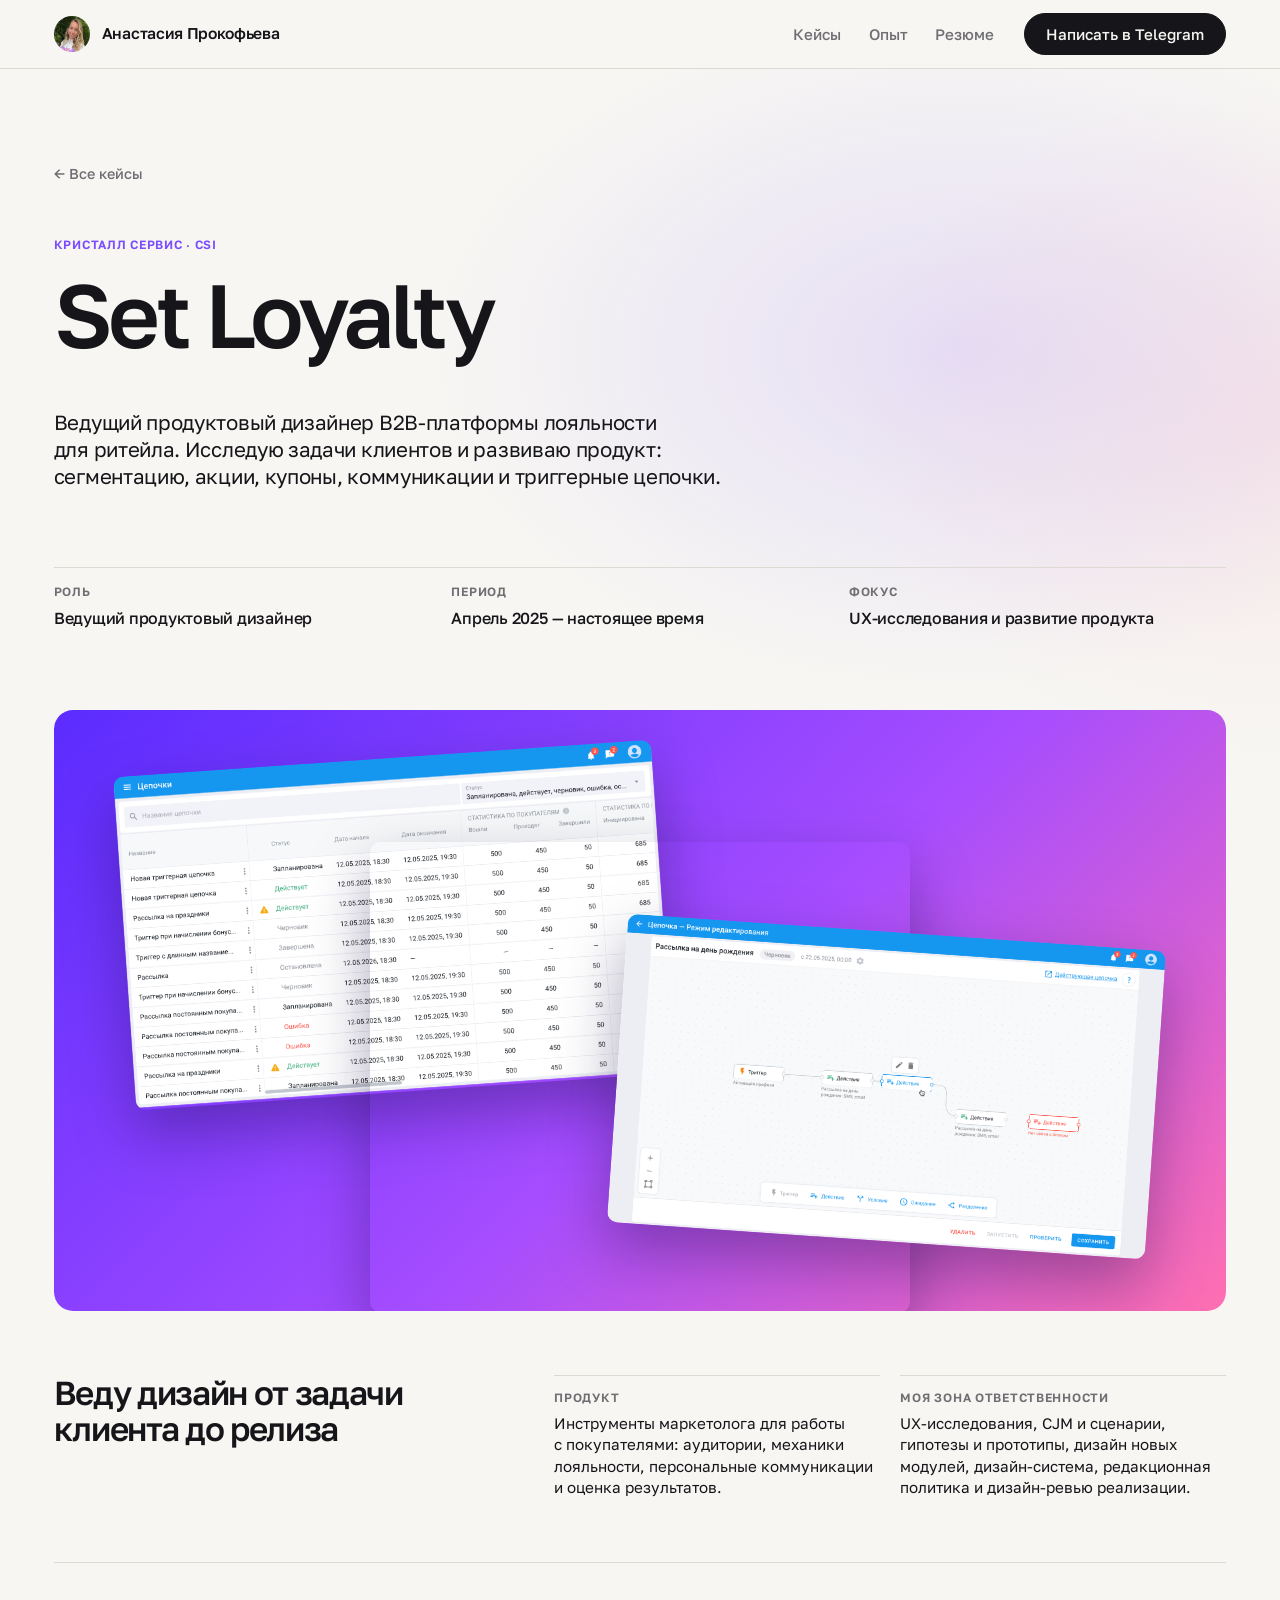
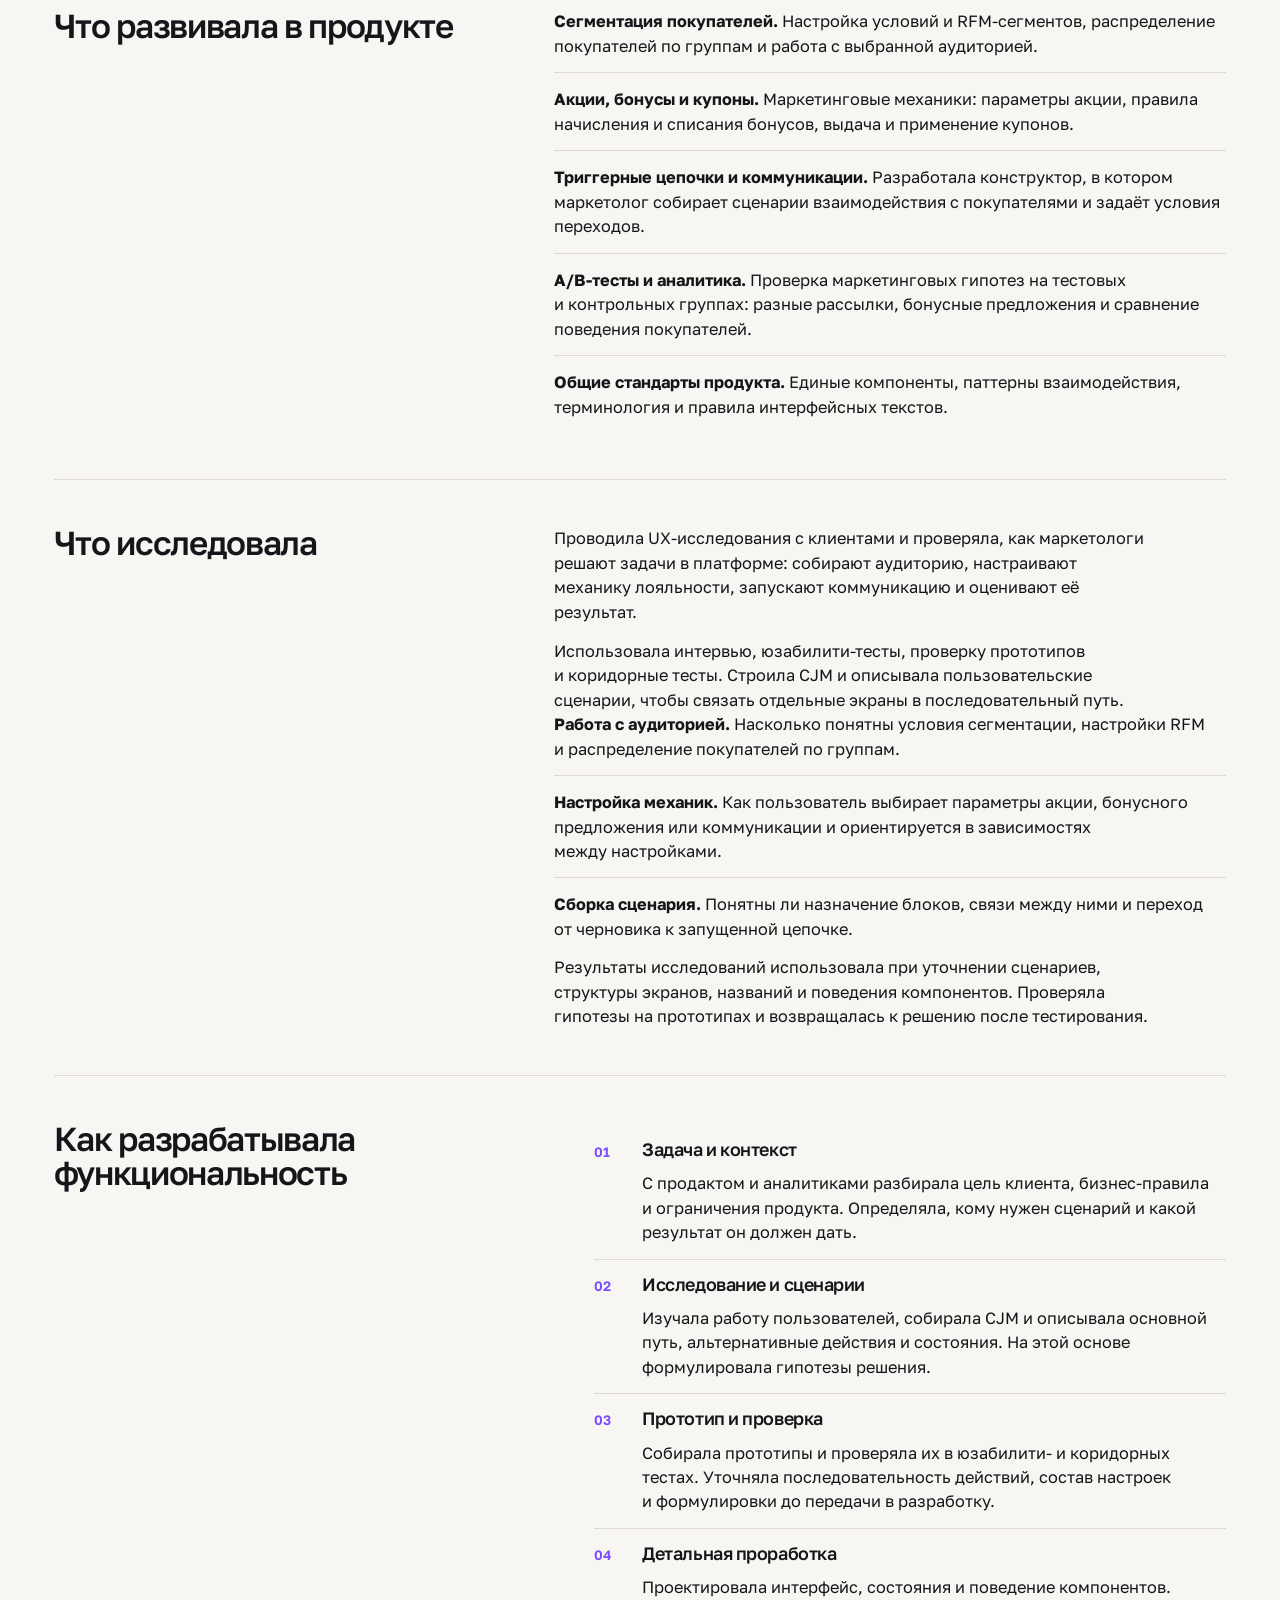
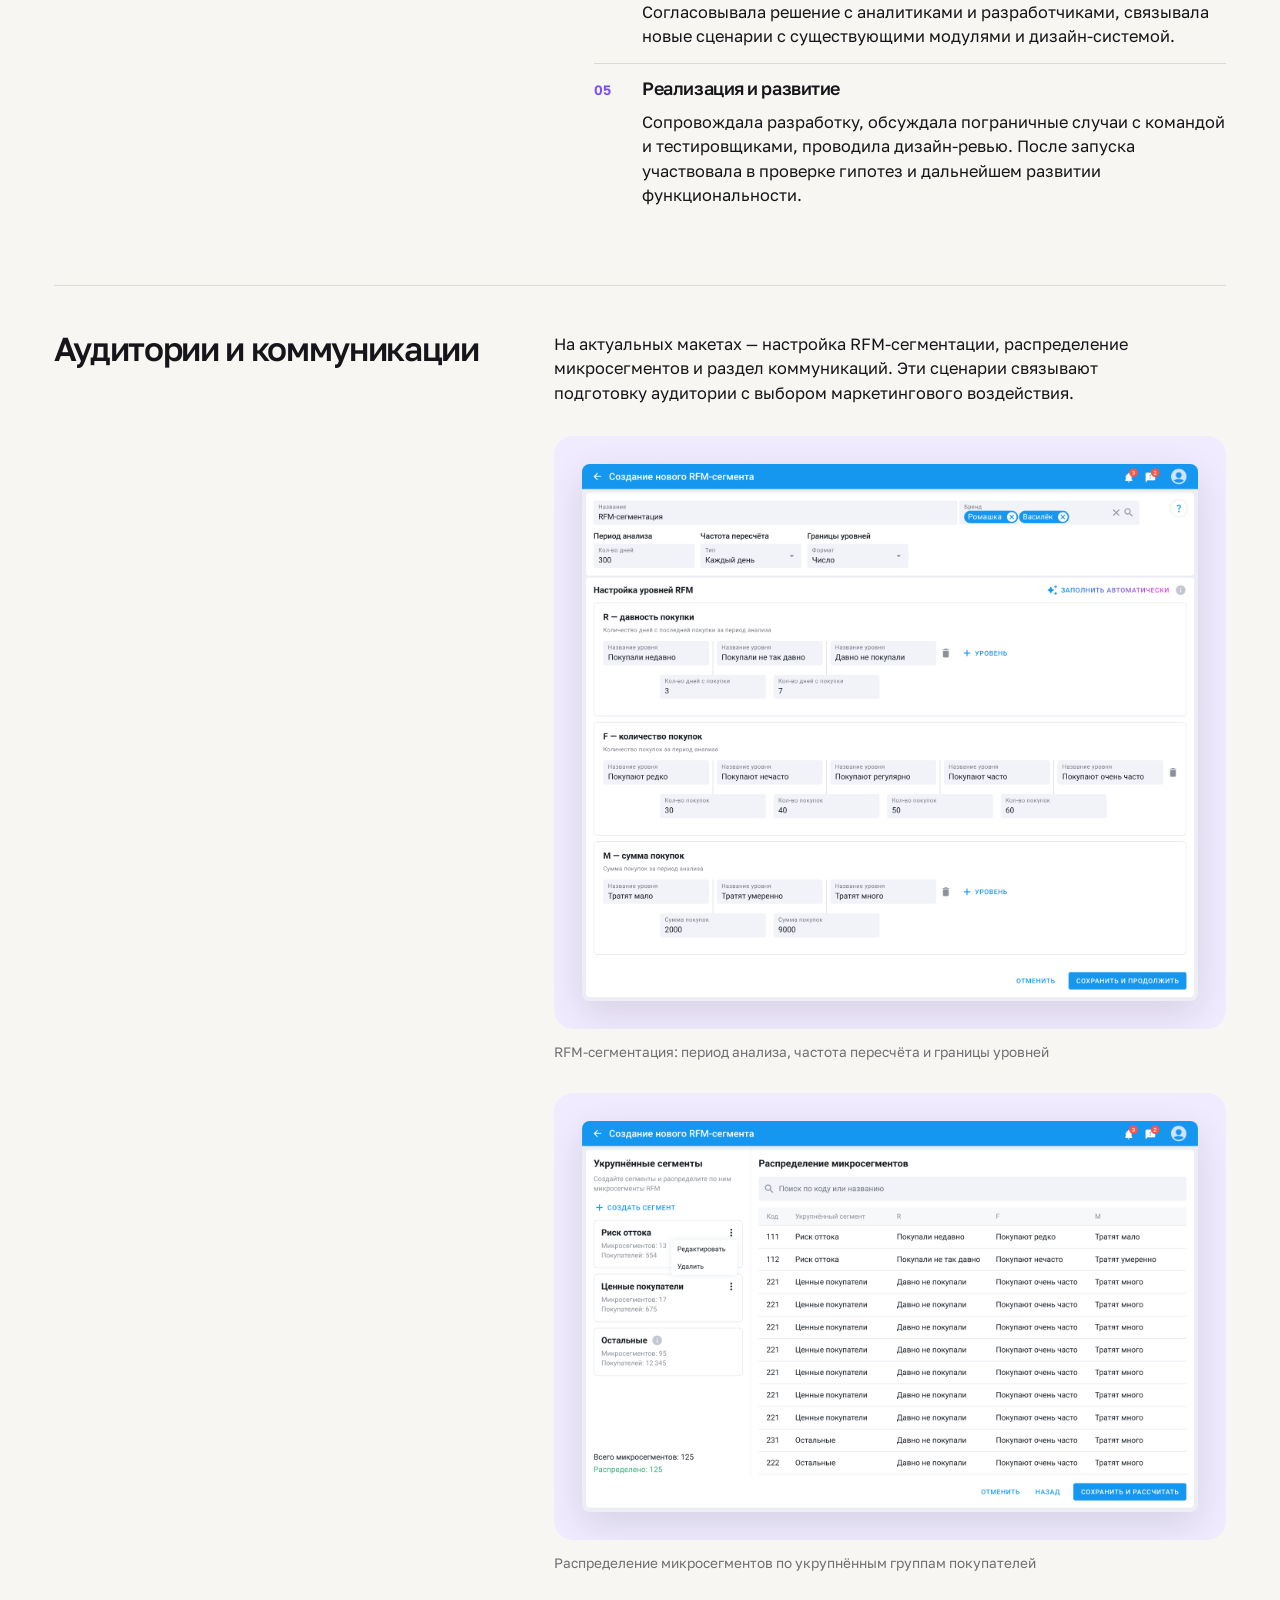
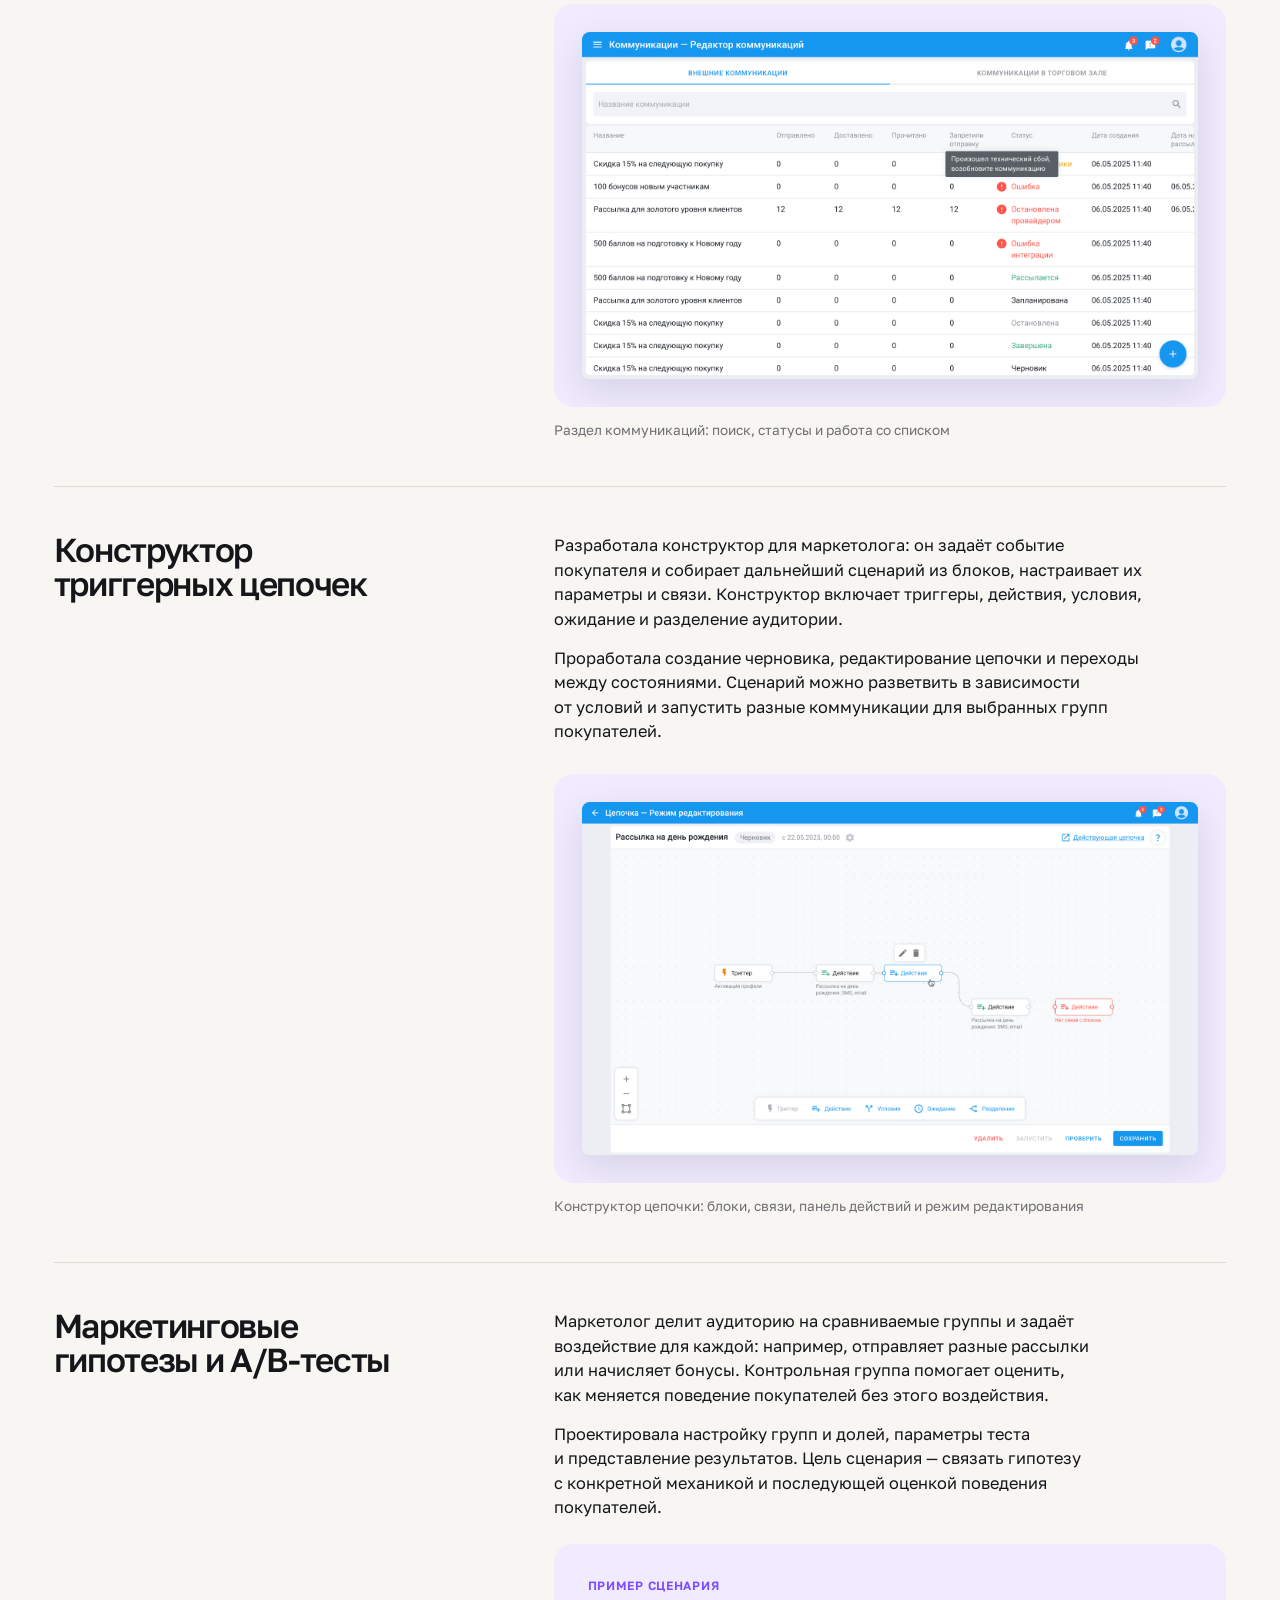
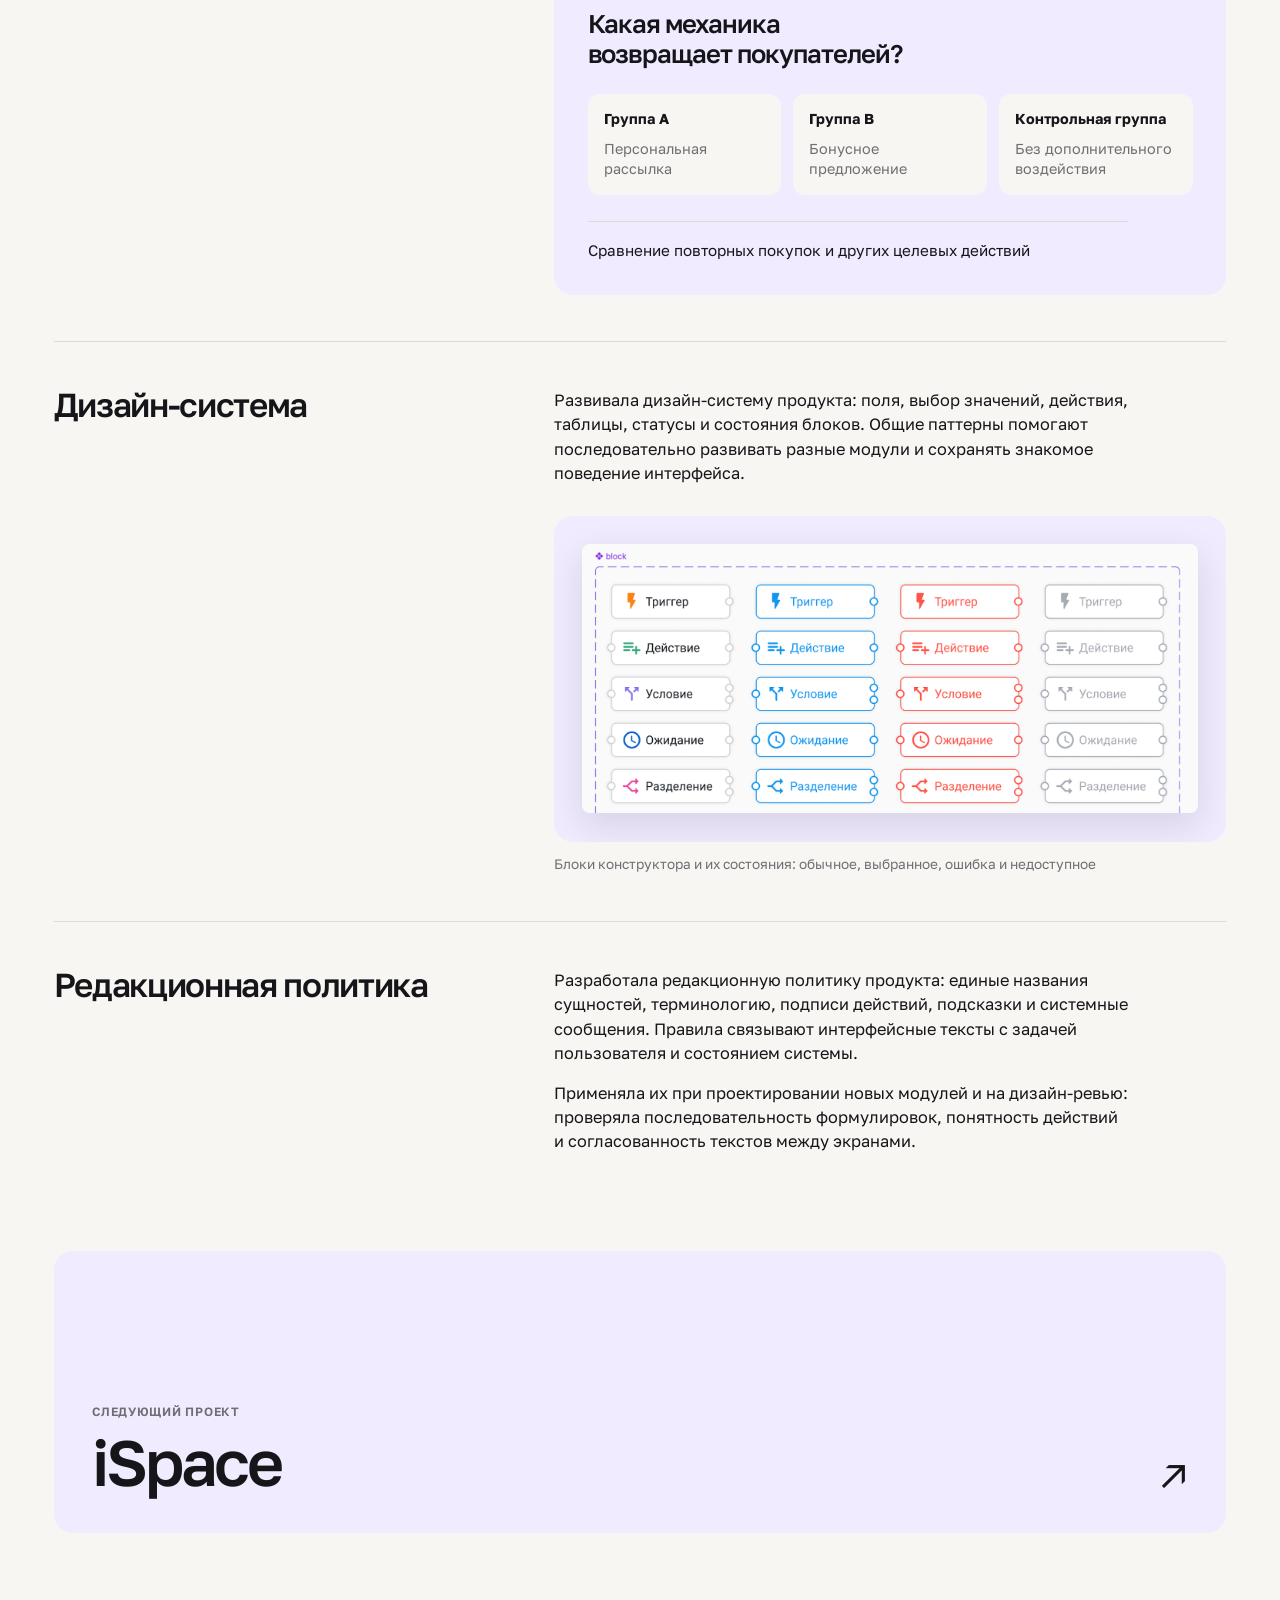
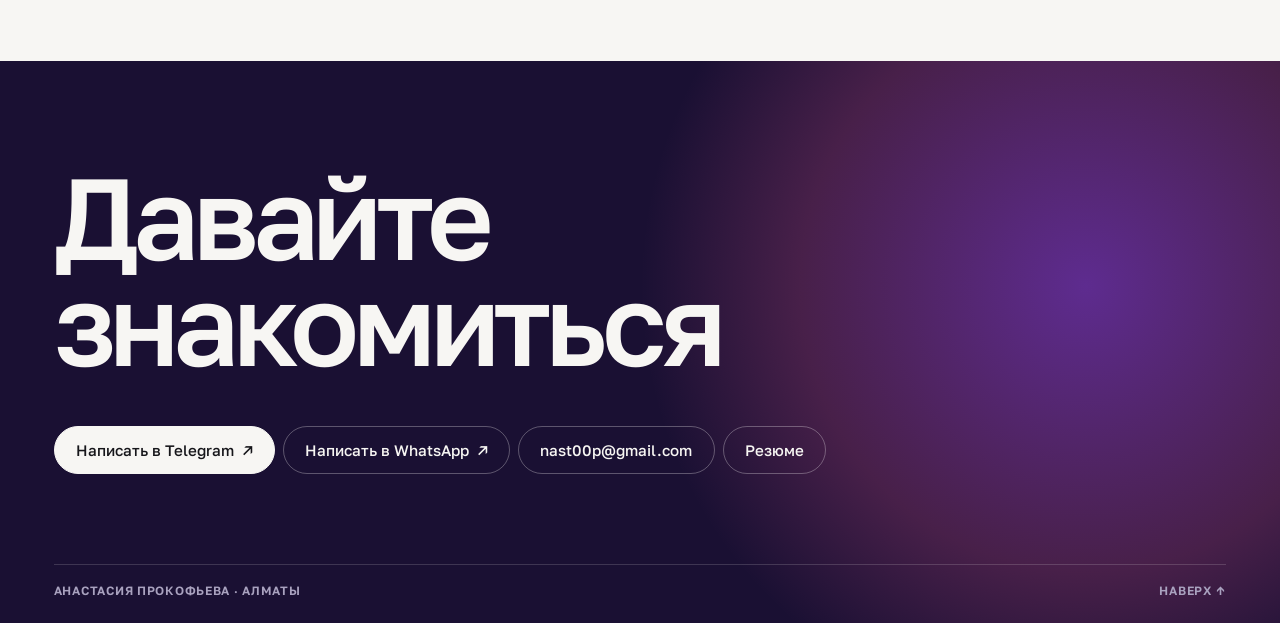
<file: set-loyalty.html>
<!doctype html>
<html lang="ru"><head><meta charset="utf-8"><meta name="viewport" content="width=device-width,initial-scale=1"><meta name="description" content="UX-исследования и развитие Set Loyalty: от пользовательских сценариев до конструктора цепочек, дизайн-системы и редакционной политики."><title>Set Loyalty — Анастасия Прокофьева</title><link rel="icon" href="assets/favicon.svg?v=2" type="image/svg+xml"><script>document.documentElement.classList.add("js")</script><link rel="stylesheet" href="site.css?v=1114u"><script src="portfolio.js?v=1114i" defer></script></head><body class="case" id="top">
<a class="skip" href="#main">К содержанию</a><header class="top"><div class="bar"><a class="me" href="index.html" aria-label="Анастасия Прокофьева, главная"><img src="assets/portrait.webp" alt="" width="36" height="36"><span>Анастасия Прокофьева</span></a><nav aria-label="Основная навигация"><a href="index.html#works">Кейсы</a><a href="index.html#about">Опыт</a><a href="Prokofieva_Product_Designer.pdf">Резюме</a></nav><a class="btn btn-dark contact" href="https://t.me/mqqeu">Написать в Telegram</a></div></header>
<main class="wrap" id="main">
  <div class="case-hero">
    <a class="back" href="index.html#works">← Все кейсы</a>
    <div class="eyebrow">Кристалл Сервис · CSI</div>
    <h1 class="rise" data-reveal><span>Set Loyalty</span></h1>
    <p class="intro">Ведущий продуктовый дизайнер B2B-платформы лояльности для ритейла. Исследую задачи клиентов и развиваю продукт: сегментацию, акции, купоны, коммуникации и триггерные цепочки.</p>
    <div class="facts"><div><b>Роль</b><span>Ведущий продуктовый дизайнер</span></div><div><b>Период</b><span>Апрель 2025 — настоящее время</span></div><div><b>Фокус</b><span>UX-исследования и развитие продукта</span></div></div>
  </div>
  <div class="card-cover cover-stack cover-fan tone-violet case-cover" data-reveal><img decoding="async" src="assets/frame-previews/sl-chains-1600.webp" srcset="assets/frame-previews/sl-chains-800.webp 800w, assets/frame-previews/sl-chains-1600.webp 1600w, assets/frame-previews/sl-chains-2400.webp 2400w" sizes="(max-width: 760px) 54vw, 54vw" alt="Реестр триггерных цепочек" width="1280" height="794" loading="lazy"><img decoding="async" src="assets/frame-previews/sl-segment-number-1600.webp" srcset="assets/frame-previews/sl-segment-number-800.webp 800w, assets/frame-previews/sl-segment-number-1600.webp 1600w, assets/frame-previews/sl-segment-number-2400.webp 2400w" sizes="(max-width: 760px) 54vw, 54vw" alt="Настройка RFM-сегментации" width="1280" height="1116" loading="lazy"><img decoding="async" src="assets/frame-previews/sl-chain-edit-1600.webp" srcset="assets/frame-previews/sl-chain-edit-800.webp 800w, assets/frame-previews/sl-chain-edit-1600.webp 1600w, assets/frame-previews/sl-chain-edit-2400.webp 2400w" sizes="(max-width: 760px) 54vw, 54vw" alt="Конструктор триггерных цепочек" width="1490" height="853" loading="lazy"></div>
  <section class="brief" data-reveal>
    <p>Веду дизайн от задачи клиента до релиза</p>
    <dl class="rcr">
      <div><dt>Продукт</dt><dd>Инструменты маркетолога для работы с покупателями: аудитории, механики лояльности, персональные коммуникации и оценка результатов.</dd></div>
      <div><dt>Моя зона ответственности</dt><dd>UX-исследования, CJM и сценарии, гипотезы и прототипы, дизайн новых модулей, дизайн-система, редакционная политика и дизайн-ревью реализации.</dd></div>
    </dl>
  </section>
  <section class="case-block" data-reveal>
    <h2>Что развивала в продукте</h2>
    <div><ul>
      <li><strong>Сегментация покупателей.</strong> Настройка условий и RFM-сегментов, распределение покупателей по группам и работа с выбранной аудиторией.</li>
      <li><strong>Акции, бонусы и купоны.</strong> Маркетинговые механики: параметры акции, правила начисления и списания бонусов, выдача и применение купонов.</li>
      <li><strong>Триггерные цепочки и коммуникации.</strong> Разработала конструктор, в котором маркетолог собирает сценарии взаимодействия с покупателями и задаёт условия переходов.</li>
      <li><strong>A/B-тесты и аналитика.</strong> Проверка маркетинговых гипотез на тестовых и контрольных группах: разные рассылки, бонусные предложения и сравнение поведения покупателей.</li>
      <li><strong>Общие стандарты продукта.</strong> Единые компоненты, паттерны взаимодействия, терминология и правила интерфейсных текстов.</li>
    </ul></div>
  </section>
  <section class="case-block" data-reveal>
    <h2>Что исследовала</h2>
    <div>
      <p>Проводила UX-исследования с клиентами и проверяла, как маркетологи решают задачи в платформе: собирают аудиторию, настраивают механику лояльности, запускают коммуникацию и оценивают её результат.</p>
      <p>Использовала интервью, юзабилити-тесты, проверку прототипов и коридорные тесты. Строила CJM и описывала пользовательские сценарии, чтобы связать отдельные экраны в последовательный путь.</p>
      <ul>
        <li><strong>Работа с аудиторией.</strong> Насколько понятны условия сегментации, настройки RFM и распределение покупателей по группам.</li>
        <li><strong>Настройка механик.</strong> Как пользователь выбирает параметры акции, бонусного предложения или коммуникации и ориентируется в зависимостях между настройками.</li>
        <li><strong>Сборка сценария.</strong> Понятны ли назначение блоков, связи между ними и переход от черновика к запущенной цепочке.</li>
      </ul>
      <p>Результаты исследований использовала при уточнении сценариев, структуры экранов, названий и поведения компонентов. Проверяла гипотезы на прототипах и возвращалась к решению после тестирования.</p>
    </div>
  </section>
  <section class="case-block" data-reveal>
    <h2>Как разрабатывала функциональность</h2>
    <div><ol class="case-steps">
      <li><h3>Задача и контекст</h3><p>С продактом и аналитиками разбирала цель клиента, бизнес-правила и ограничения продукта. Определяла, кому нужен сценарий и какой результат он должен дать.</p></li>
      <li><h3>Исследование и сценарии</h3><p>Изучала работу пользователей, собирала CJM и описывала основной путь, альтернативные действия и состояния. На этой основе формулировала гипотезы решения.</p></li>
      <li><h3>Прототип и проверка</h3><p>Собирала прототипы и проверяла их в юзабилити- и коридорных тестах. Уточняла последовательность действий, состав настроек и формулировки до передачи в разработку.</p></li>
      <li><h3>Детальная проработка</h3><p>Проектировала интерфейс, состояния и поведение компонентов. Согласовывала решение с аналитиками и разработчиками, связывала новые сценарии с существующими модулями и дизайн-системой.</p></li>
      <li><h3>Реализация и развитие</h3><p>Сопровождала разработку, обсуждала пограничные случаи с командой и тестировщиками, проводила дизайн-ревью. После запуска участвовала в проверке гипотез и дальнейшем развитии функциональности.</p></li>
    </ol></div>
  </section>
  <section class="case-block" data-reveal>
    <h2>Аудитории и коммуникации</h2>
    <div><p>На актуальных макетах — настройка RFM-сегментации, распределение микросегментов и раздел коммуникаций. Эти сценарии связывают подготовку аудитории с выбором маркетингового воздействия.</p>
<figure class="asset"><a href="frames/%D0%A1%D0%BE%D0%B7%D0%B4%D0%B0%D0%BD%D0%B8%D0%B5%20%D0%BD%D0%BE%D0%B2%D0%BE%D0%B3%D0%BE%20%D1%81%D0%B5%D0%B3%D0%BC%D0%B5%D0%BD%D1%82%D0%B0_%D0%A8%D0%B0%D0%B3%201_%D0%A4%D0%BE%D1%80%D0%BC%D0%B0%D1%82_%20%D0%A7%D0%B8%D1%81%D0%BB%D0%BE.svg" aria-label="Открыть изображение крупнее"><img src="assets/frame-previews/sl-segment-number-1600.webp" srcset="assets/frame-previews/sl-segment-number-800.webp 800w, assets/frame-previews/sl-segment-number-1600.webp 1600w, assets/frame-previews/sl-segment-number-2400.webp 2400w" sizes="(max-width: 760px) 90vw, 70vw" alt="Set Loyalty: настройка числовых границ RFM-сегментов" width="1280" height="1116" decoding="async" loading="lazy"></a><figcaption>RFM-сегментация: период анализа, частота пересчёта и границы уровней</figcaption></figure><figure class="asset"><a href="frames/%D0%A1%D0%BE%D0%B7%D0%B4%D0%B0%D0%BD%D0%B8%D0%B5%20%D0%BD%D0%BE%D0%B2%D0%BE%D0%B3%D0%BE%20%D1%81%D0%B5%D0%B3%D0%BC%D0%B5%D0%BD%D1%82%D0%B0_%D0%A8%D0%B0%D0%B3%202_%D0%A1%D0%BE%D0%B7%D0%B4%D0%B0%D0%BD%D1%8B%20%D1%81%D0%B5%D0%B3%D0%BC%D0%B5%D0%BD%D1%82%D1%8B_2.svg" aria-label="Открыть изображение крупнее"><img src="assets/frame-previews/sl-segment-created-1600.webp" srcset="assets/frame-previews/sl-segment-created-800.webp 800w, assets/frame-previews/sl-segment-created-1600.webp 1600w, assets/frame-previews/sl-segment-created-2400.webp 2400w" sizes="(max-width: 760px) 90vw, 70vw" alt="Set Loyalty: распределение RFM-микросегментов по группам покупателей" width="1280" height="813" decoding="async" loading="lazy"></a><figcaption>Распределение микросегментов по укрупнённым группам покупателей</figcaption></figure><figure class="asset"><a href="frames/%D0%9A%D0%BE%D0%BC%D0%BC%D1%83%D0%BD%D0%B8%D0%BA%D0%B0%D1%86%D0%B8%D0%B8%20%E2%80%94%20%D0%A0%D0%B5%D0%B4%D0%B0%D0%BA%D1%82%D0%BE%D1%80%20%D0%BA%D0%BE%D0%BC%D0%BC%D1%83%D0%BD%D0%B8%D0%BA%D0%B0%D1%86%D0%B8%D0%B9_%D0%9E%D1%88%D0%B8%D0%B1%D0%BA%D0%B0.svg" aria-label="Открыть изображение крупнее"><img src="assets/frame-previews/sl-communications-1600.webp" srcset="assets/frame-previews/sl-communications-800.webp 800w, assets/frame-previews/sl-communications-1600.webp 1600w, assets/frame-previews/sl-communications-2400.webp 2400w" sizes="(max-width: 760px) 90vw, 70vw" alt="Set Loyalty: актуальный раздел коммуникаций со статусами" width="1280" height="720" decoding="async" loading="lazy"></a><figcaption>Раздел коммуникаций: поиск, статусы и работа со списком</figcaption></figure>
    </div>
  </section>
  <section class="case-block" data-reveal>
    <h2>Конструктор триггерных цепочек</h2>
    <div><p>Разработала конструктор для маркетолога: он задаёт событие покупателя и собирает дальнейший сценарий из блоков, настраивает их параметры и связи. Конструктор включает триггеры, действия, условия, ожидание и разделение аудитории.</p>
    <p>Проработала создание черновика, редактирование цепочки и переходы между состояниями. Сценарий можно разветвить в зависимости от условий и запустить разные коммуникации для выбранных групп покупателей.</p>
<figure class="asset"><a href="frames/%D0%A0%D0%B5%D0%B6%D0%B8%D0%BC%20%D1%80%D0%B5%D0%B4%D0%B0%D0%BA%D1%82%D0%B8%D1%80%D0%BE%D0%B2%D0%B0%D0%BD%D0%B8%D1%8F%20%D0%B7%D0%B0%D0%BF%D1%83%D1%89%D0%B5%D0%BD%D0%BD%D0%BE%D0%B9%20%D1%86%D0%B5%D0%BF%D0%BE%D1%87%D0%BA%D0%B8%20%28%D0%BD%D0%B5%20MVP%29.svg" aria-label="Открыть изображение крупнее"><img src="assets/frame-previews/sl-chain-edit-1600.webp" srcset="assets/frame-previews/sl-chain-edit-800.webp 800w, assets/frame-previews/sl-chain-edit-1600.webp 1600w, assets/frame-previews/sl-chain-edit-2400.webp 2400w" sizes="(max-width: 760px) 90vw, 70vw" alt="Set Loyalty: актуальный конструктор триггерной цепочки в режиме редактирования" width="1490" height="853" decoding="async" loading="lazy"></a><figcaption>Конструктор цепочки: блоки, связи, панель действий и режим редактирования</figcaption></figure>
    </div>
  </section>
  <section class="case-block" data-reveal>
    <h2>Маркетинговые гипотезы и A/B-тесты</h2>
    <div><p>Маркетолог делит аудиторию на сравниваемые группы и задаёт воздействие для каждой: например, отправляет разные рассылки или начисляет бонусы. Контрольная группа помогает оценить, как меняется поведение покупателей без этого воздействия.</p>
    <p>Проектировала настройку групп и долей, параметры теста и представление результатов. Цель сценария — связать гипотезу с конкретной механикой и последующей оценкой поведения покупателей.</p>
    <div class="experiment" aria-label="Пример проверки маркетинговой гипотезы">
      <p class="experiment-label">Пример сценария</p>
      <h3>Какая механика возвращает покупателей?</h3>
      <div class="experiment-groups"><div><b>Группа A</b><span>Персональная рассылка</span></div><div><b>Группа B</b><span>Бонусное предложение</span></div><div><b>Контрольная группа</b><span>Без дополнительного воздействия</span></div></div>
      <p class="experiment-result">Сравнение повторных покупок и других целевых действий</p>
    </div>
    </div>
  </section>
  <section class="case-block" data-reveal>
    <h2>Дизайн-система</h2>
    <div><p>Развивала дизайн-систему продукта: поля, выбор значений, действия, таблицы, статусы и состояния блоков. Общие паттерны помогают последовательно развивать разные модули и сохранять знакомое поведение интерфейса.</p>
    <figure class="asset"><a href="assets/set-loyalty-blocks.png" aria-label="Открыть фрагмент дизайн-системы крупнее"><img src="assets/frame-previews/sl-blocks-1600.webp" srcset="assets/frame-previews/sl-blocks-800.webp 800w, assets/frame-previews/sl-blocks-1600.webp 1600w, assets/frame-previews/sl-blocks-2400.webp 2400w" sizes="(max-width: 760px) 90vw, 70vw" alt="Дизайн-система Set Loyalty: триггеры, действия, условия, ожидание и разделение в четырёх состояниях" width="1670" height="730" loading="lazy" decoding="async"></a><figcaption>Блоки конструктора и их состояния: обычное, выбранное, ошибка и недоступное</figcaption></figure>
    </div>
  </section>
  <section class="case-block" data-reveal>
    <h2>Редакционная политика</h2>
    <div><p>Разработала редакционную политику продукта: единые названия сущностей, терминологию, подписи действий, подсказки и системные сообщения. Правила связывают интерфейсные тексты с задачей пользователя и состоянием системы.</p>
    <p>Применяла их при проектировании новых модулей и на дизайн-ревью: проверяла последовательность формулировок, понятность действий и согласованность текстов между экранами.</p></div>
  </section>

<a class="next" href="ispace.html" data-reveal><span><small>Следующий проект</small><strong>iSpace</strong></span><b aria-hidden="true">↗</b></a></main>
<footer class="foot" id="contact"><div class="wrap"><h2>Давайте<br>знакомиться</h2><div class="links"><a class="btn btn-light" href="https://t.me/mqqeu">Написать в Telegram <span aria-hidden="true">↗</span></a><a class="btn" href="https://wa.me/79046455458">Написать в WhatsApp <span aria-hidden="true">↗</span></a><a class="btn" href="mailto:nast00p@gmail.com">nast00p@gmail.com</a><a class="btn" href="Prokofieva_Product_Designer.pdf">Резюме</a></div><div class="foot-bottom"><span>Анастасия Прокофьева · Алматы</span><a href="#top">Наверх ↑</a></div></div></footer><div class="dock"><a class="btn btn-dark" href="https://t.me/mqqeu">Написать в Telegram</a><a class="btn" href="Prokofieva_Product_Designer.pdf">Резюме</a></div></body></html>
</file>
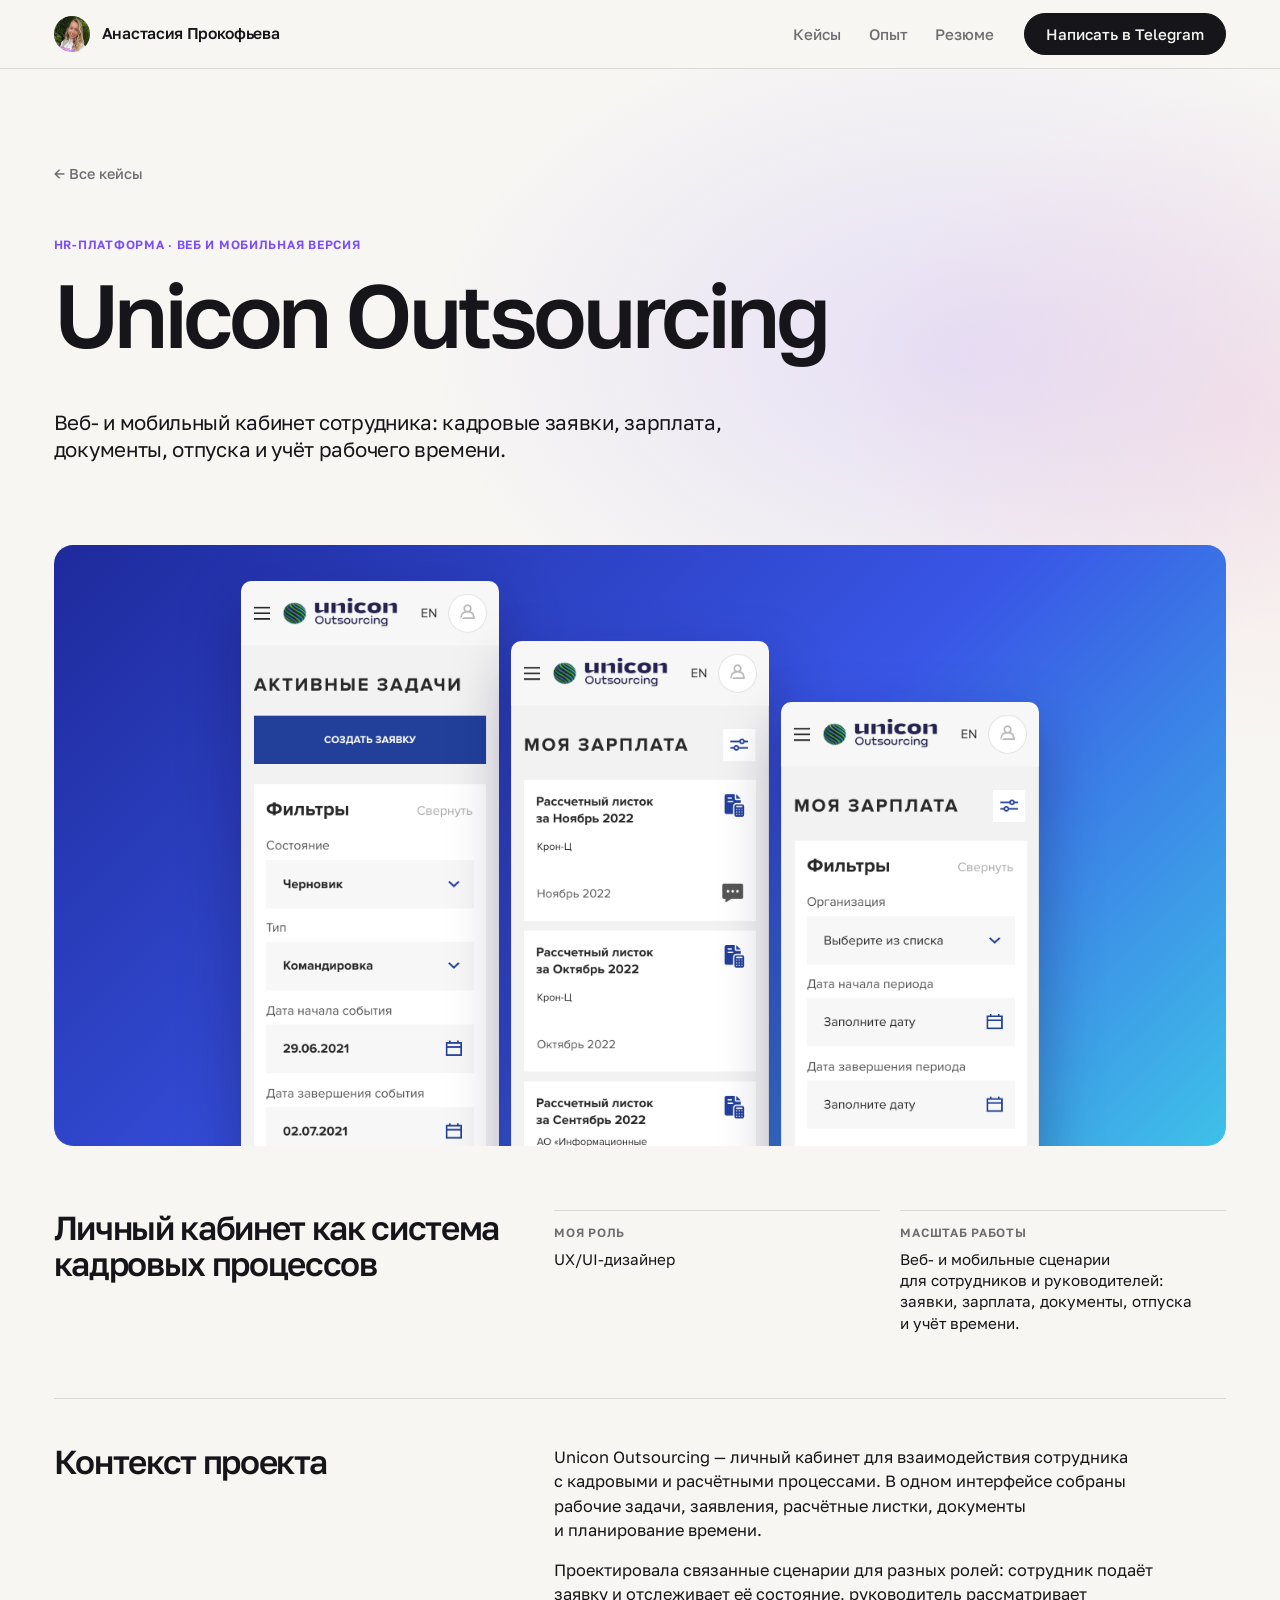
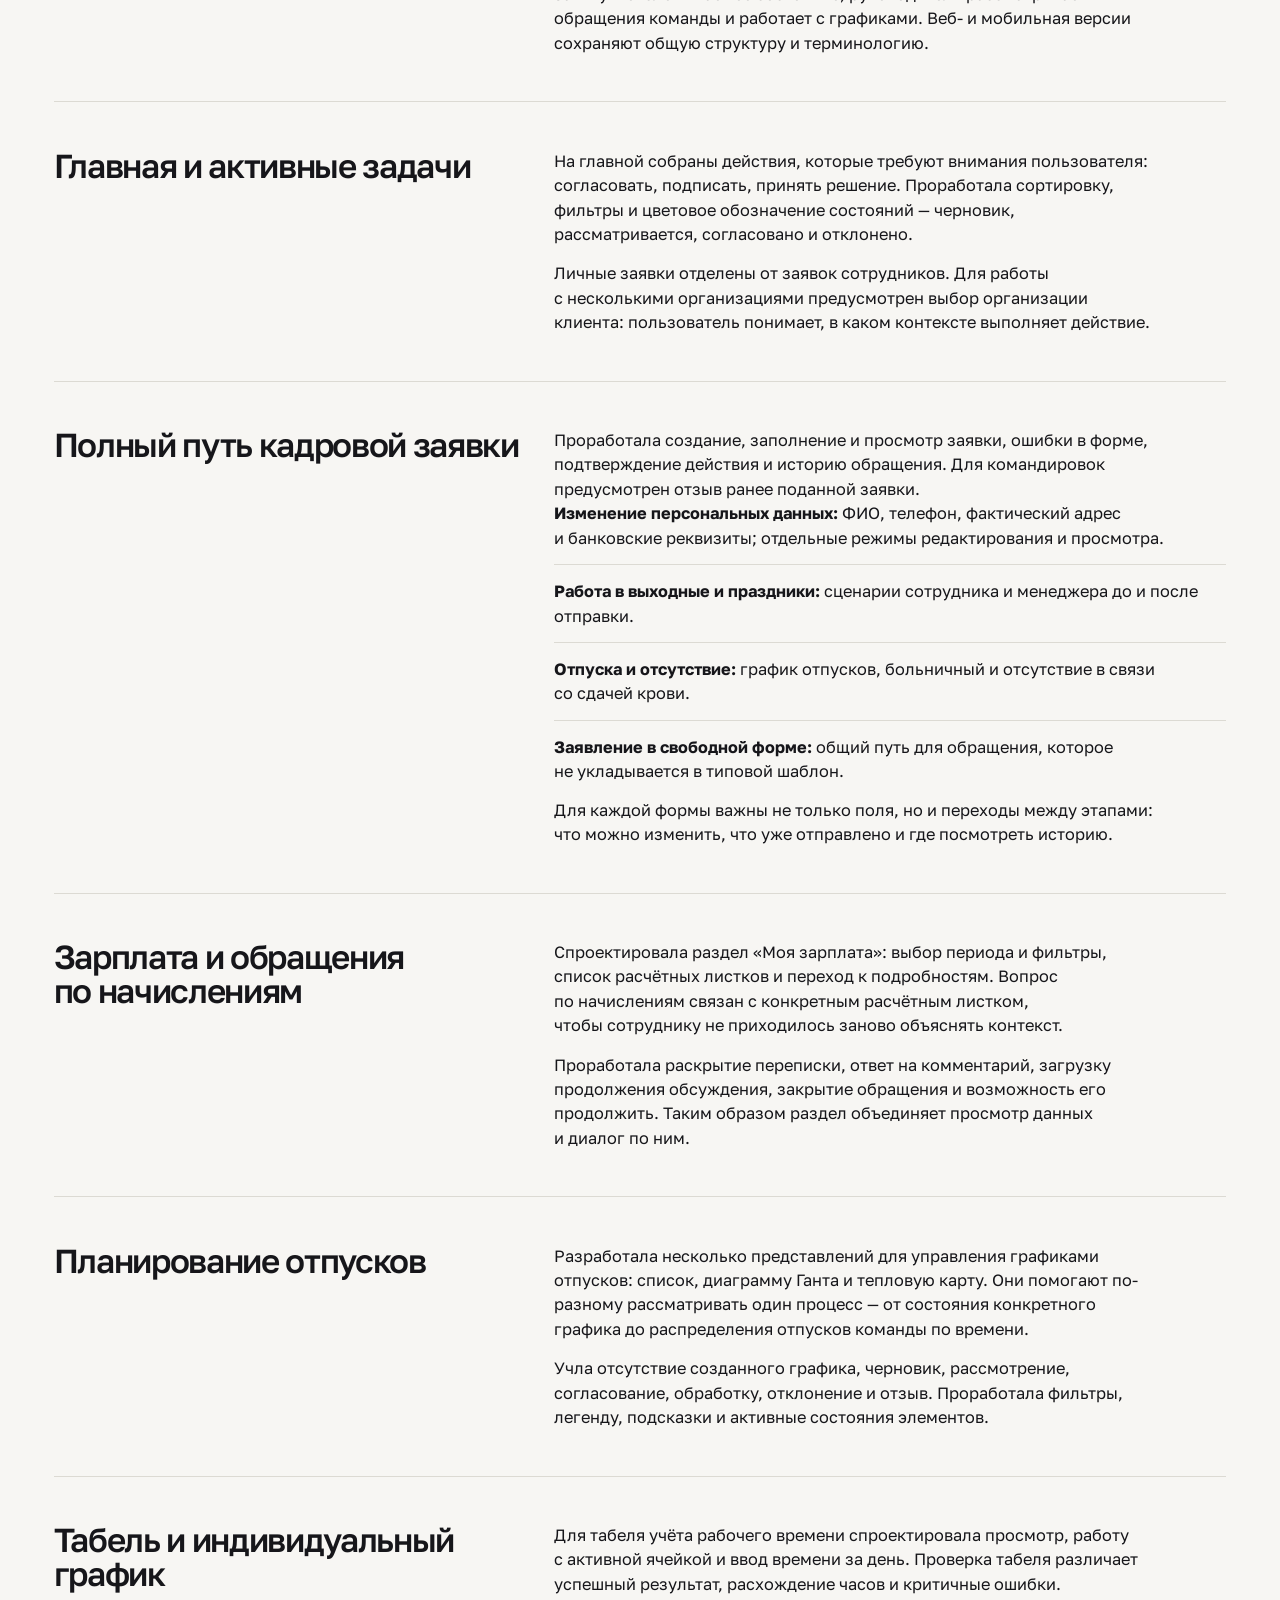
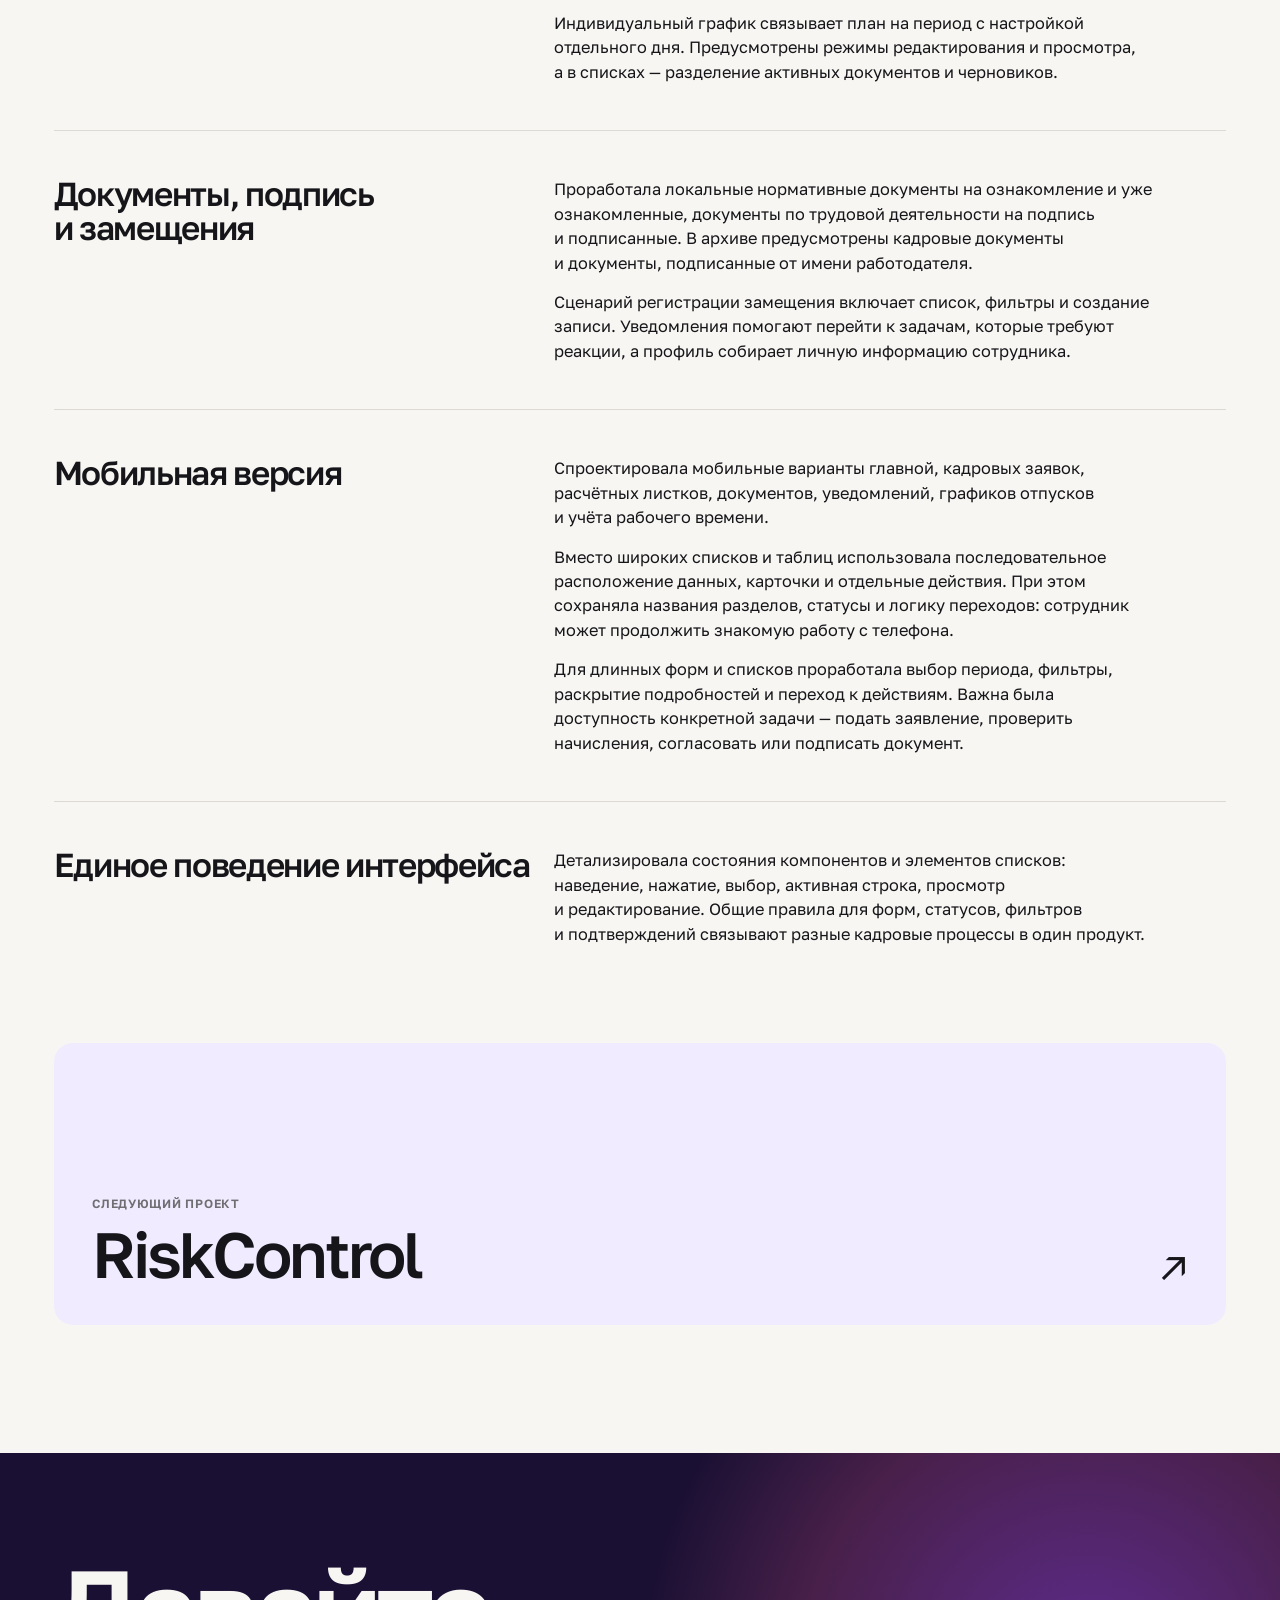
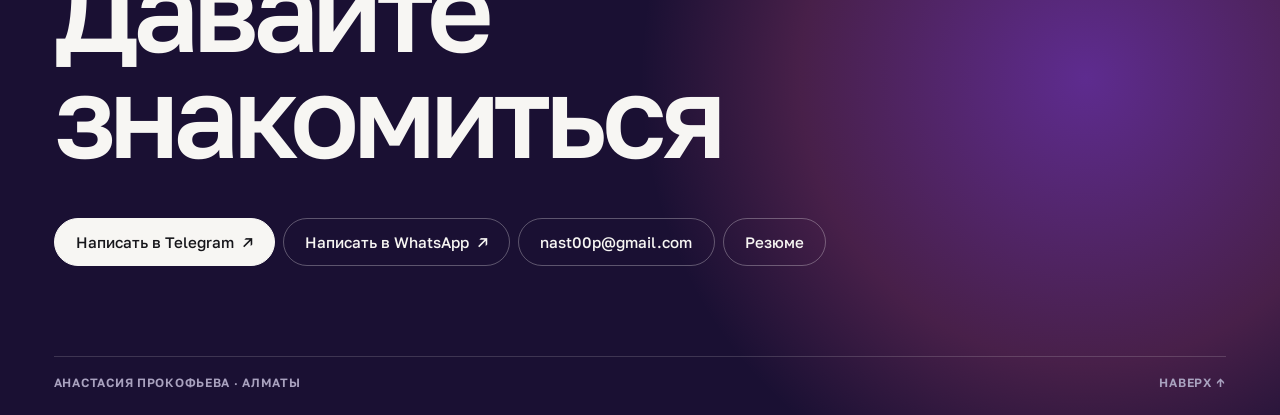
<file: unicon.html>
<!doctype html>
<html lang="ru"><head><meta charset="utf-8"><meta name="viewport" content="width=device-width,initial-scale=1"><meta name="description" content="Кабинет сотрудника: согласование задач, заявки на отпуск и командировки, расчётные листки с комментариями."><title>Unicon Outsourcing — Анастасия Прокофьева</title><link rel="icon" href="assets/favicon.svg?v=2" type="image/svg+xml"><script>document.documentElement.classList.add("js")</script><link rel="stylesheet" href="site.css?v=1114u"><script src="portfolio.js?v=1114i" defer></script></head><body class="case" id="top">
<a class="skip" href="#main">К содержанию</a><header class="top"><div class="bar"><a class="me" href="index.html" aria-label="Анастасия Прокофьева, главная"><img src="assets/portrait.webp" alt="" width="36" height="36"><span>Анастасия Прокофьева</span></a><nav aria-label="Основная навигация"><a href="index.html#works">Кейсы</a><a href="index.html#about">Опыт</a><a href="Prokofieva_Product_Designer.pdf">Резюме</a></nav><a class="btn btn-dark contact" href="https://t.me/mqqeu">Написать в Telegram</a></div></header>
<main class="wrap" id="main"><div class="case-hero"><a class="back" href="index.html#works">← Все кейсы</a><div class="eyebrow">HR-платформа · Веб и мобильная версия</div><h1 class="rise" data-reveal><span>Unicon Outsourcing</span></h1><p class="intro">Веб- и мобильный кабинет сотрудника: кадровые заявки, зарплата, документы, отпуска и учёт рабочего времени.</p></div><div class="card-cover case-cover cover-stack cover-phones tone-indigo cover-cascade"><img decoding="async" src="assets/previews/unicon-home-2-640.webp" srcset="assets/previews/unicon-home-2-320.webp 320w, assets/previews/unicon-home-2-640.webp 640w, assets/previews/unicon-home-2-960.webp 960w" sizes="(max-width: 760px) 28vw, 14vw" alt="Unicon Outsourcing: активные задачи в мобильной версии" width="320" height="2167" loading="lazy"><img decoding="async" src="assets/previews/unicon-pay-3-640.webp" srcset="assets/previews/unicon-pay-3-320.webp 320w, assets/previews/unicon-pay-3-640.webp 640w, assets/previews/unicon-pay-3-960.webp 960w" sizes="(max-width: 760px) 28vw, 14vw" alt="Unicon Outsourcing: расчётные листки в мобильной версии" width="320" height="1369" loading="lazy"><img decoding="async" src="assets/previews/unicon-pay-2-640.webp" srcset="assets/previews/unicon-pay-2-320.webp 320w, assets/previews/unicon-pay-2-640.webp 640w, assets/previews/unicon-pay-2-960.webp 960w" sizes="(max-width: 760px) 28vw, 14vw" alt="Unicon Outsourcing: фильтры расчётных листков" width="320" height="1967" loading="lazy"></div>
          <section class="brief" data-reveal><p>Личный кабинет как система кадровых процессов</p><dl class="rcr"><div><dt>Моя роль</dt><dd>UX/UI-дизайнер</dd></div><div><dt>Масштаб работы</dt><dd>Веб- и мобильные сценарии для сотрудников и руководителей: заявки, зарплата, документы, отпуска и учёт времени.</dd></div></dl></section><section class="case-block" data-reveal><h2>Контекст проекта</h2><div><p>Unicon Outsourcing — личный кабинет для взаимодействия сотрудника с кадровыми и расчётными процессами. В одном интерфейсе собраны рабочие задачи, заявления, расчётные листки, документы и планирование времени.</p><p>Проектировала связанные сценарии для разных ролей: сотрудник подаёт заявку и отслеживает её состояние, руководитель рассматривает обращения команды и работает с графиками. Веб- и мобильная версии сохраняют общую структуру и терминологию.</p></div></section><section class="case-block" data-reveal><h2>Главная и активные задачи</h2><div><p>На главной собраны действия, которые требуют внимания пользователя: согласовать, подписать, принять решение. Проработала сортировку, фильтры и цветовое обозначение состояний — черновик, рассматривается, согласовано и отклонено.</p><p>Личные заявки отделены от заявок сотрудников. Для работы с несколькими организациями предусмотрен выбор организации клиента: пользователь понимает, в каком контексте выполняет действие.</p></div></section><section class="case-block" data-reveal><h2>Полный путь кадровой заявки</h2><div><p>Проработала создание, заполнение и просмотр заявки, ошибки в форме, подтверждение действия и историю обращения. Для командировок предусмотрен отзыв ранее поданной заявки.</p><ul><li><strong>Изменение персональных данных:</strong> ФИО, телефон, фактический адрес и банковские реквизиты; отдельные режимы редактирования и просмотра.</li><li><strong>Работа в выходные и праздники:</strong> сценарии сотрудника и менеджера до и после отправки.</li><li><strong>Отпуска и отсутствие:</strong> график отпусков, больничный и отсутствие в связи со сдачей крови.</li><li><strong>Заявление в свободной форме:</strong> общий путь для обращения, которое не укладывается в типовой шаблон.</li></ul><p>Для каждой формы важны не только поля, но и переходы между этапами: что можно изменить, что уже отправлено и где посмотреть историю.</p></div></section><section class="case-block" data-reveal><h2>Зарплата и обращения по начислениям</h2><div><p>Спроектировала раздел «Моя зарплата»: выбор периода и фильтры, список расчётных листков и переход к подробностям. Вопрос по начислениям связан с конкретным расчётным листком, чтобы сотруднику не приходилось заново объяснять контекст.</p><p>Проработала раскрытие переписки, ответ на комментарий, загрузку продолжения обсуждения, закрытие обращения и возможность его продолжить. Таким образом раздел объединяет просмотр данных и диалог по ним.</p></div></section><section class="case-block" data-reveal><h2>Планирование отпусков</h2><div><p>Разработала несколько представлений для управления графиками отпусков: список, диаграмму Ганта и тепловую карту. Они помогают по-разному рассматривать один процесс — от состояния конкретного графика до распределения отпусков команды по времени.</p><p>Учла отсутствие созданного графика, черновик, рассмотрение, согласование, обработку, отклонение и отзыв. Проработала фильтры, легенду, подсказки и активные состояния элементов.</p></div></section><section class="case-block" data-reveal><h2>Табель и индивидуальный график</h2><div><p>Для табеля учёта рабочего времени спроектировала просмотр, работу с активной ячейкой и ввод времени за день. Проверка табеля различает успешный результат, расхождение часов и критичные ошибки.</p><p>Индивидуальный график связывает план на период с настройкой отдельного дня. Предусмотрены режимы редактирования и просмотра, а в списках — разделение активных документов и черновиков.</p></div></section><section class="case-block" data-reveal><h2>Документы, подпись и замещения</h2><div><p>Проработала локальные нормативные документы на ознакомление и уже ознакомленные, документы по трудовой деятельности на подпись и подписанные. В архиве предусмотрены кадровые документы и документы, подписанные от имени работодателя.</p><p>Сценарий регистрации замещения включает список, фильтры и создание записи. Уведомления помогают перейти к задачам, которые требуют реакции, а профиль собирает личную информацию сотрудника.</p></div></section><section class="case-block" data-reveal><h2>Мобильная версия</h2><div><p>Спроектировала мобильные варианты главной, кадровых заявок, расчётных листков, документов, уведомлений, графиков отпусков и учёта рабочего времени.</p><p>Вместо широких списков и таблиц использовала последовательное расположение данных, карточки и отдельные действия. При этом сохраняла названия разделов, статусы и логику переходов: сотрудник может продолжить знакомую работу с телефона.</p><p>Для длинных форм и списков проработала выбор периода, фильтры, раскрытие подробностей и переход к действиям. Важна была доступность конкретной задачи — подать заявление, проверить начисления, согласовать или подписать документ.</p></div></section><section class="case-block" data-reveal><h2>Единое поведение интерфейса</h2><div><p>Детализировала состояния компонентов и элементов списков: наведение, нажатие, выбор, активная строка, просмотр и редактирование. Общие правила для форм, статусов, фильтров и подтверждений связывают разные кадровые процессы в один продукт.</p></div></section><a class="next" href="riskcontrol.html" data-reveal><span><small>Следующий проект</small><strong>RiskControl</strong></span><b aria-hidden="true">↗</b></a></main><footer class="foot" id="contact"><div class="wrap"><h2>Давайте<br>знакомиться</h2><div class="links"><a class="btn btn-light" href="https://t.me/mqqeu">Написать в Telegram <span aria-hidden="true">↗</span></a><a class="btn" href="https://wa.me/79046455458">Написать в WhatsApp <span aria-hidden="true">↗</span></a><a class="btn" href="mailto:nast00p@gmail.com">nast00p@gmail.com</a><a class="btn" href="Prokofieva_Product_Designer.pdf">Резюме</a></div><div class="foot-bottom"><span>Анастасия Прокофьева · Алматы</span><a href="#top">Наверх ↑</a></div></div></footer><div class="dock"><a class="btn btn-dark" href="https://t.me/mqqeu">Написать в Telegram</a><a class="btn" href="Prokofieva_Product_Designer.pdf">Резюме</a></div></body></html>
</file>
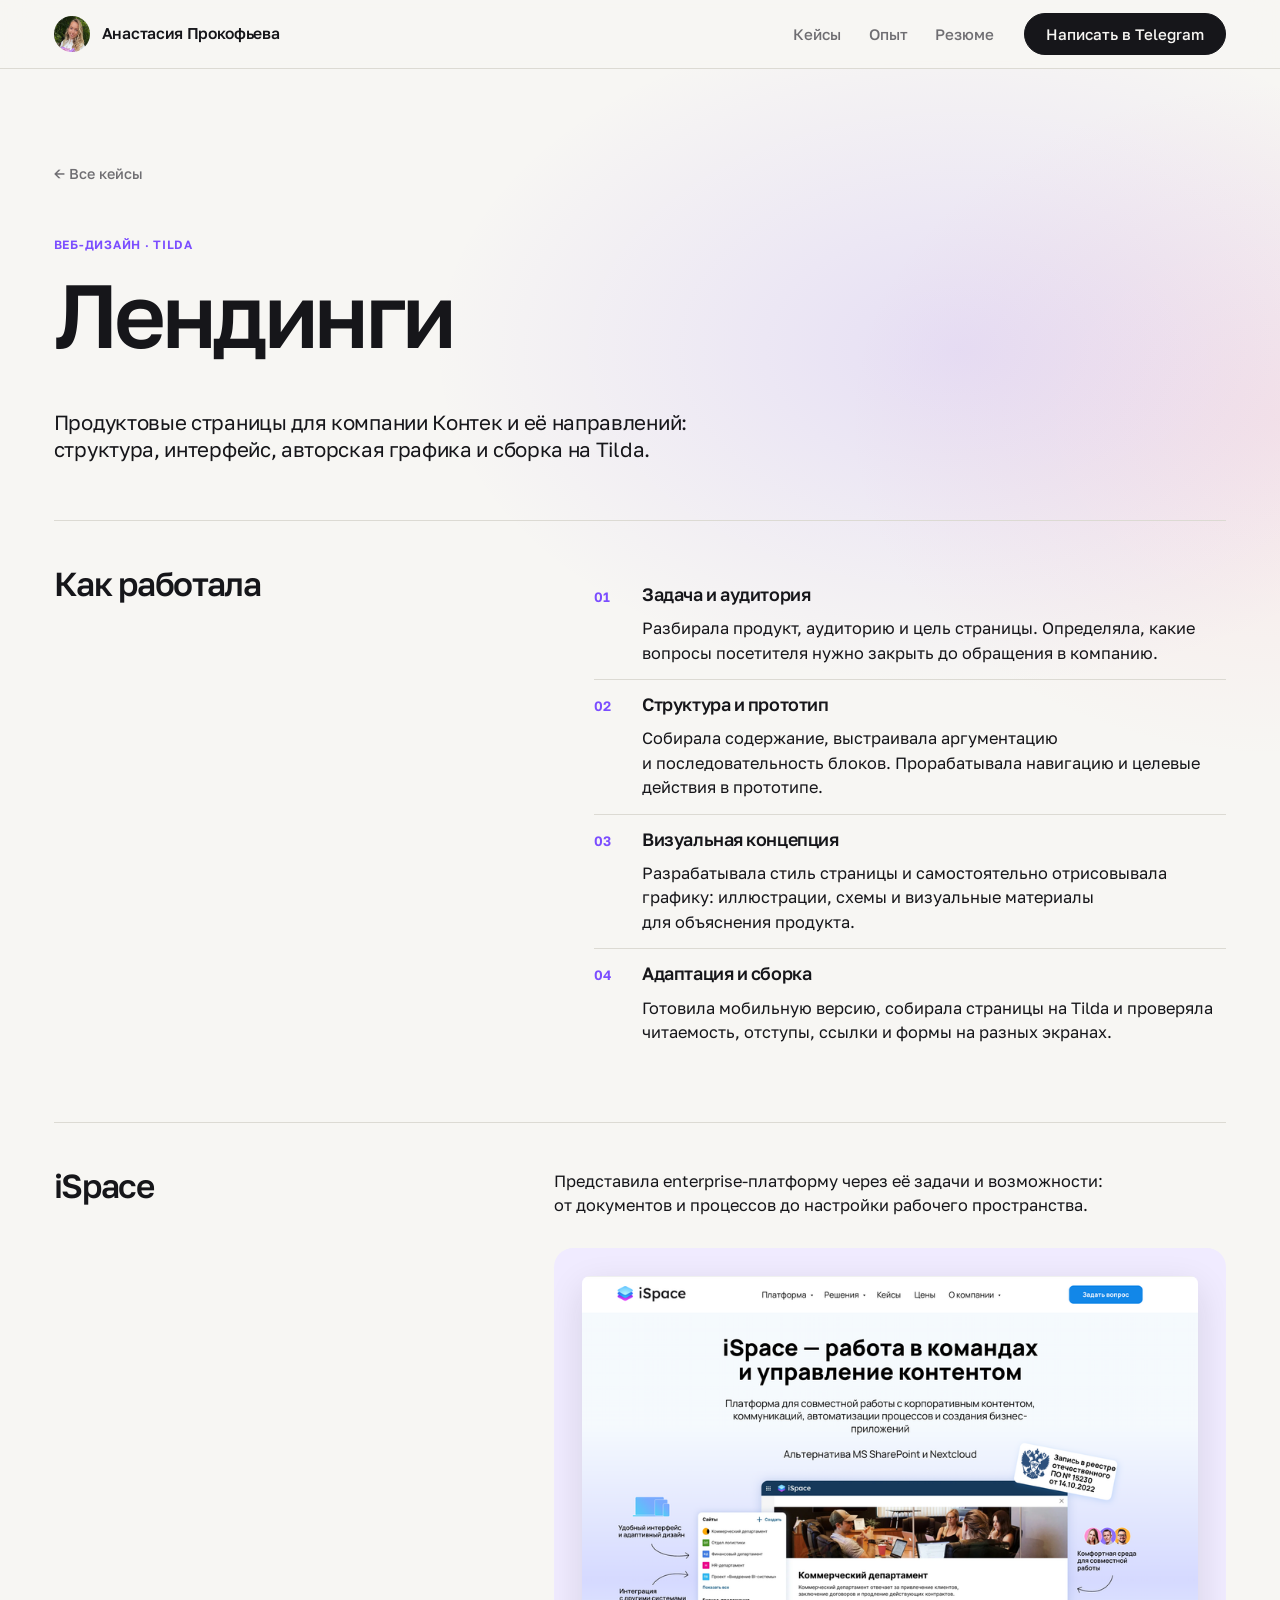
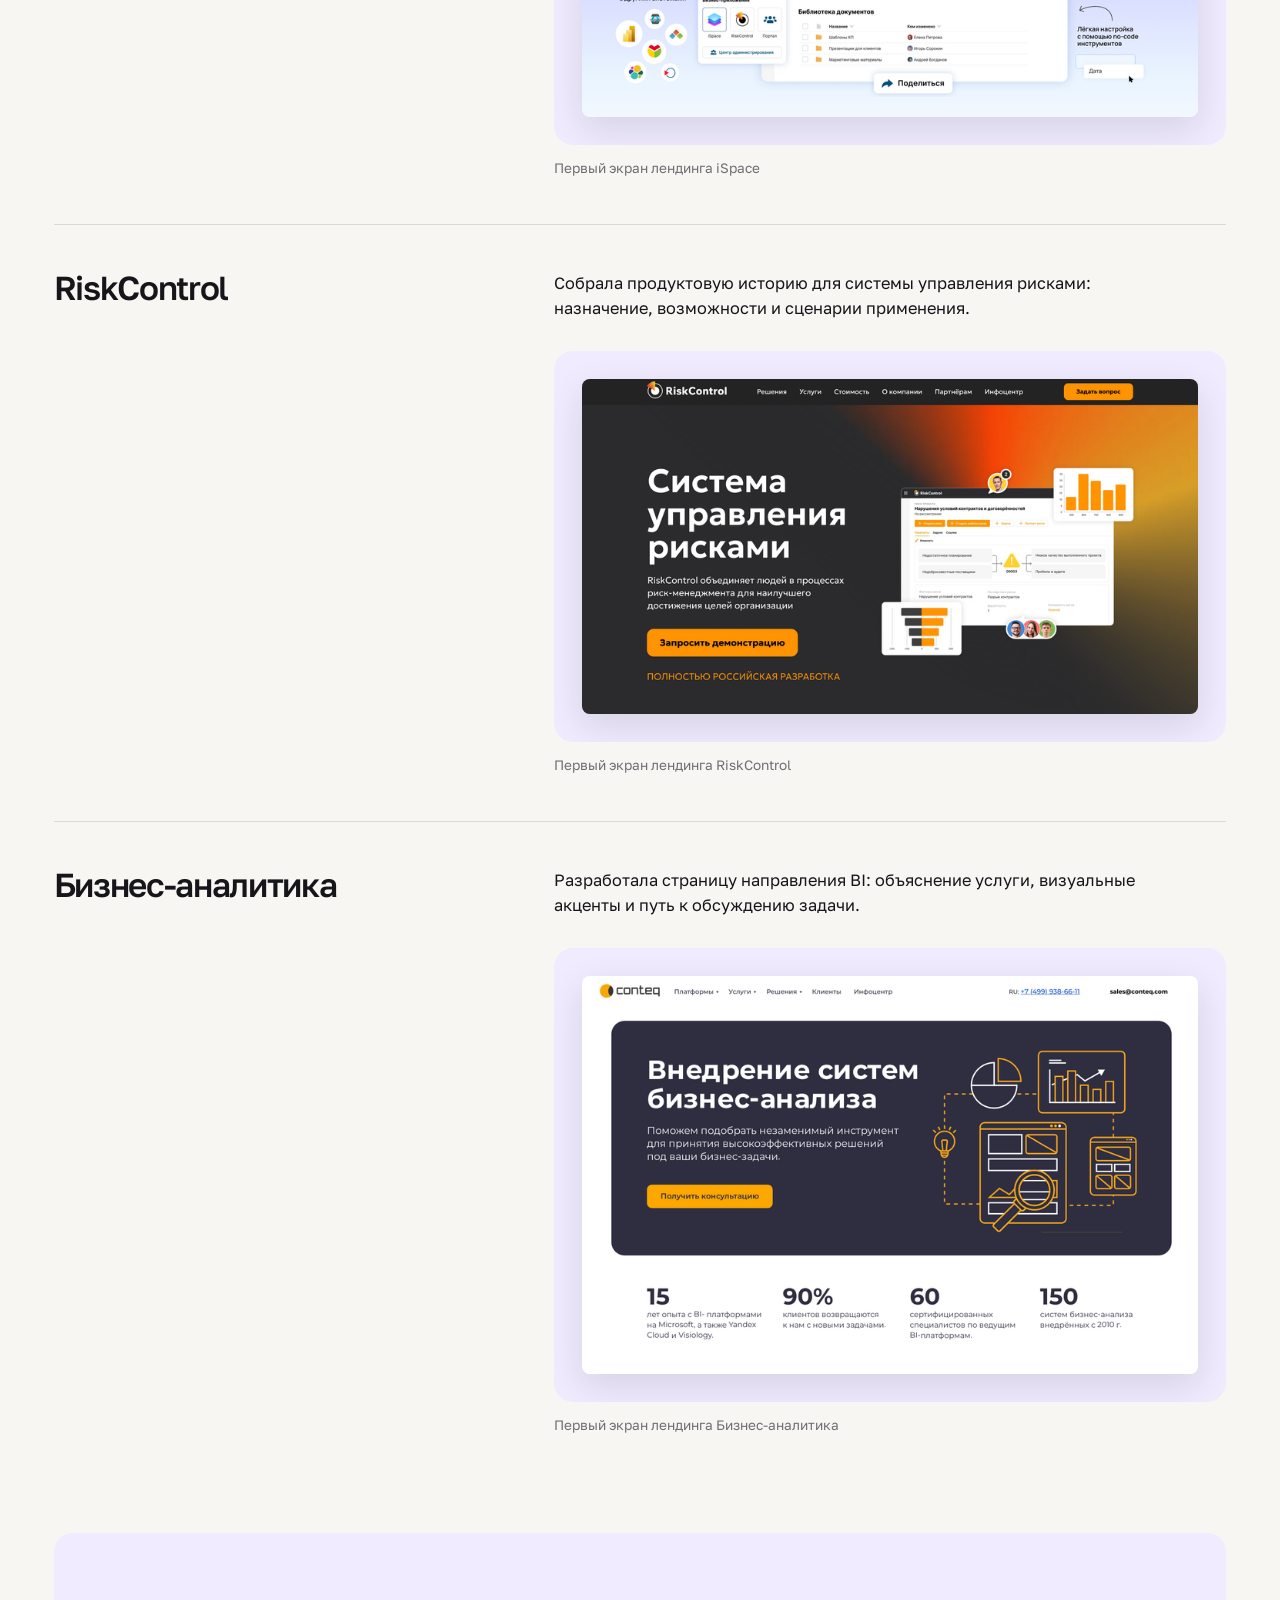
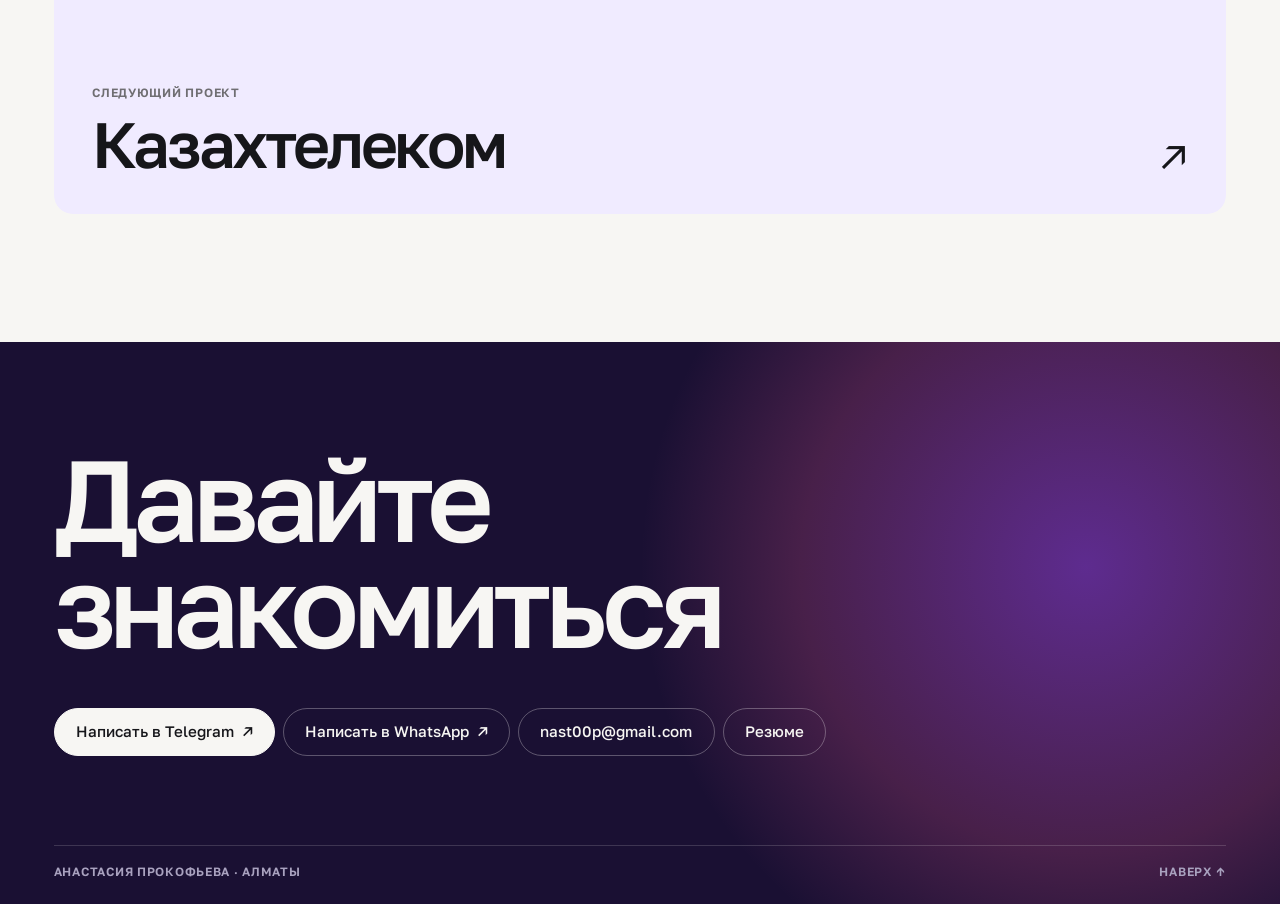
<file: web-projects.html>
<!doctype html>
<html lang="ru"><head><meta charset="utf-8"><meta name="viewport" content="width=device-width,initial-scale=1"><meta name="description" content="Продуктовые страницы для компании Контек и её направлений: структура, интерфейс, авторская графика и сборка на Tilda."><title>Лендинги — Анастасия Прокофьева</title><link rel="icon" href="assets/favicon.svg?v=2" type="image/svg+xml"><script>document.documentElement.classList.add("js")</script><link rel="stylesheet" href="site.css?v=1114u"><script src="portfolio.js?v=1114i" defer></script></head><body class="case" id="top">
<a class="skip" href="#main">К содержанию</a><header class="top"><div class="bar"><a class="me" href="index.html" aria-label="Анастасия Прокофьева, главная"><img src="assets/portrait.webp" alt="" width="36" height="36"><span>Анастасия Прокофьева</span></a><nav aria-label="Основная навигация"><a href="index.html#works">Кейсы</a><a href="index.html#about">Опыт</a><a href="Prokofieva_Product_Designer.pdf">Резюме</a></nav><a class="btn btn-dark contact" href="https://t.me/mqqeu">Написать в Telegram</a></div></header>
<main class="wrap" id="main"><div class="case-hero"><a class="back" href="index.html#works">← Все кейсы</a><div class="eyebrow">Веб-дизайн · Tilda</div><h1 class="rise" data-reveal><span>Лендинги</span></h1><p class="intro">Продуктовые страницы для компании Контек и её направлений: структура, интерфейс, авторская графика и сборка на Tilda.</p></div><section class="case-block" data-reveal><h2>Как работала</h2><div><ol class="case-steps"><li><h3>Задача и аудитория</h3><p>Разбирала продукт, аудиторию и цель страницы. Определяла, какие вопросы посетителя нужно закрыть до обращения в компанию.</p></li><li><h3>Структура и прототип</h3><p>Собирала содержание, выстраивала аргументацию и последовательность блоков. Прорабатывала навигацию и целевые действия в прототипе.</p></li><li><h3>Визуальная концепция</h3><p>Разрабатывала стиль страницы и самостоятельно отрисовывала графику: иллюстрации, схемы и визуальные материалы для объяснения продукта.</p></li><li><h3>Адаптация и сборка</h3><p>Готовила мобильную версию, собирала страницы на Tilda и проверяла читаемость, отступы, ссылки и формы на разных экранах.</p></li></ol></div></section><section class="case-block" data-reveal><h2>iSpace</h2><div><p>Представила enterprise-платформу через её задачи и возможности: от документов и процессов до настройки рабочего пространства.</p><figure class="asset"><a href="assets/previews/land-ispace-first-1600.webp" aria-label="Открыть изображение крупнее"><img src="assets/previews/land-ispace-first-1600.webp" srcset="assets/previews/land-ispace-first-800.webp 800w, assets/previews/land-ispace-first-1600.webp 1600w" sizes="(max-width: 760px) 90vw, 58vw" alt="Первый экран лендинга iSpace" loading="lazy" decoding="async"></a><figcaption>Первый экран лендинга iSpace</figcaption></figure></div></section><section class="case-block" data-reveal><h2>RiskControl</h2><div><p>Собрала продуктовую историю для системы управления рисками: назначение, возможности и сценарии применения.</p><figure class="asset"><a href="assets/previews/land-riskcontrol-first-1600.webp" aria-label="Открыть изображение крупнее"><img src="assets/previews/land-riskcontrol-first-1600.webp" srcset="assets/previews/land-riskcontrol-first-800.webp 800w, assets/previews/land-riskcontrol-first-1600.webp 1600w" sizes="(max-width: 760px) 90vw, 58vw" alt="Первый экран лендинга RiskControl" loading="lazy" decoding="async"></a><figcaption>Первый экран лендинга RiskControl</figcaption></figure></div></section><section class="case-block" data-reveal><h2>Бизнес-аналитика</h2><div><p>Разработала страницу направления BI: объяснение услуги, визуальные акценты и путь к обсуждению задачи.</p><figure class="asset"><a href="assets/previews/land-bi-first-1600.webp" aria-label="Открыть изображение крупнее"><img src="assets/previews/land-bi-first-1600.webp" srcset="assets/previews/land-bi-first-800.webp 800w, assets/previews/land-bi-first-1600.webp 1600w" sizes="(max-width: 760px) 90vw, 58vw" alt="Первый экран лендинга Бизнес-аналитика" loading="lazy" decoding="async"></a><figcaption>Первый экран лендинга Бизнес-аналитика</figcaption></figure></div></section><a class="next" href="dashboards.html" data-reveal><span><small>Следующий проект</small><strong>Казахтелеком</strong></span><b aria-hidden="true">↗</b></a></main><footer class="foot" id="contact"><div class="wrap"><h2>Давайте<br>знакомиться</h2><div class="links"><a class="btn btn-light" href="https://t.me/mqqeu">Написать в Telegram <span aria-hidden="true">↗</span></a><a class="btn" href="https://wa.me/79046455458">Написать в WhatsApp <span aria-hidden="true">↗</span></a><a class="btn" href="mailto:nast00p@gmail.com">nast00p@gmail.com</a><a class="btn" href="Prokofieva_Product_Designer.pdf">Резюме</a></div><div class="foot-bottom"><span>Анастасия Прокофьева · Алматы</span><a href="#top">Наверх ↑</a></div></div></footer><div class="dock"><a class="btn btn-dark" href="https://t.me/mqqeu">Написать в Telegram</a><a class="btn" href="Prokofieva_Product_Designer.pdf">Резюме</a></div></body></html>
</file>
<file: site.css>
/* Единая система сайта: одна гарнитура, светлый фон, фиолетовый акцент
   и у каждой работы свой яркий градиент обложки; один радиус, одна карточка, одна анимация. */
@font-face {
  font-family: "Golos Text";
  src: url("assets/golos-text.ttf") format("truetype");
  font-weight: 400 900;
  font-display: swap;
}
:root {
  color-scheme: light;
  --bg: #f7f6f3;
  --ink: #16161a;
  --muted: #6f6e72;
  --surface: #eceae5;
  --line: #dcdad3;
  --dark: #1a1033;
  --on-dark: #f7f6f3;
  --on-dark-muted: #a9a2bf;
  --accent: #7b4dff;
  --tint: #f0ebff;
  --grad: linear-gradient(120deg, #6a3dff 0%, #b04dff 50%, #ff5fa2 100%);
  /* Градиенты обложек: у каждой работы свой */
  --t-violet: linear-gradient(135deg, #5b2cff 0%, #a64dff 55%, #ff6fb1 100%);
  --t-ocean: linear-gradient(135deg, #1f4bff 0%, #4f7dff 45%, #8b5cff 100%);
  --t-sunset: linear-gradient(135deg, #ff3d7f 0%, #ff6b5a 50%, #ffa63d 100%);
  --t-indigo: linear-gradient(135deg, #1e2a9c 0%, #3956e6 55%, #3fc1e8 100%);
  --t-amber: linear-gradient(135deg, #ff7a1a 0%, #ffa21f 55%, #ffd23f 100%);
  --t-mint: linear-gradient(135deg, #0c9b74 0%, #24c58e 50%, #a8e063 100%);
  --t-sky: linear-gradient(135deg, #0077ff 0%, #4f8bff 50%, #b06bff 100%);
  --t-grape: linear-gradient(135deg, #3b1fa8 0%, #6b3df0 55%, #c07cff 100%);
  --t-teal: linear-gradient(135deg, #087f9c 0%, #17b3c4 55%, #63e0d0 100%);
  --t-peach: linear-gradient(135deg, #ff5e8a 0%, #ff8d6b 50%, #ffc86b 100%);
  --t-ice: linear-gradient(135deg, #0a6fc2 0%, #1fa3d8 50%, #2cd4a0 100%);
  --t-rose: linear-gradient(135deg, #c13dff 0%, #ff5fa2 55%, #ff9a8b 100%);
  --ok: #1c8a4a;
  --r: clamp(14px, 1.5vw, 22px);
  --gut: clamp(16px, 4.2vw, 60px);
  --gap: clamp(12px, 1.6vw, 24px);
  --space: clamp(72px, 10vw, 160px);
  --font: "Golos Text", Arial, sans-serif;
  --mono: ui-monospace, "Cascadia Mono", "SF Mono", Consolas, monospace;
  --ease: cubic-bezier(.2, .8, .2, 1);
}
* { box-sizing: border-box; }
html { scroll-behavior: smooth; scroll-padding-top: 88px; -webkit-text-size-adjust: 100%; }
body {
  margin: 0;
  background: var(--bg);
  color: var(--ink);
  font-family: var(--font);
  font-size: 1.0625rem;
  line-height: 1.5;
  -webkit-font-smoothing: antialiased;
  overflow-x: hidden;
}
a { color: inherit; text-decoration: none; }
button { font: inherit; color: inherit; }
img { display: block; max-width: 100%; height: auto; }
figure { margin: 0; }
h1, h2, h3, p, ul, dl, dd { margin: 0; }
ul { padding: 0; list-style: none; }
h1, h2, h3 { font-weight: 560; line-height: 1.02; letter-spacing: -.04em; text-wrap: balance; }
::selection { background: var(--accent); color: #fff; }
:focus-visible { outline: 2px solid var(--accent); outline-offset: 3px; border-radius: 6px; }
[hidden] { display: none !important; }
.wrap { width: min(1320px, calc(100% - 2 * var(--gut))); margin-inline: auto; }
.skip { position: fixed; top: 12px; left: 12px; z-index: 40; padding: 12px 16px; border-radius: 100px; background: var(--ink); color: var(--bg); transform: translateY(-300%); }
.skip:focus { transform: none; }
.period { color: var(--accent); }

/* Подписи — та же гарнитура, капсом и мельче */
.eyebrow { color: var(--accent) !important; }
.label, .eyebrow, .facts b, .rcr dt, .xp time, .xp-tags, .stats dt, .resume article small, .cover-note, .next small, .foot-bottom, .filter-count {
  font: 600 .75rem/1.3 var(--font);
  letter-spacing: .06em;
  text-transform: uppercase;
  color: var(--muted);
}

/* Кнопки */
.btn, .outline, .primary {
  display: inline-flex;
  align-items: center;
  justify-content: center;
  gap: .5em;
  width: max-content;
  max-width: 100%;
  min-height: 48px;
  padding: .7em 1.4em;
  border: 1px solid var(--ink);
  border-radius: 100px;
  background: transparent;
  color: var(--ink);
  font-size: .95rem;
  font-weight: 500;
  line-height: 1.1;
  cursor: pointer;
  transition: background .3s var(--ease), color .3s var(--ease), border-color .3s var(--ease);
}
.btn:hover, .outline:hover { background: var(--ink); color: var(--bg); }
.btn-dark, .primary { background: var(--ink); color: var(--bg); }
.btn-dark:hover, .primary:hover { background: var(--accent); border-color: var(--accent); color: #fff; }
.btn-grad { border: 0; background: var(--grad); color: #fff; box-shadow: 0 14px 34px rgba(123, 77, 255, .3); transition: box-shadow .3s var(--ease), transform .3s var(--ease); }
.btn-grad:hover { color: #fff; background: var(--grad); box-shadow: 0 18px 44px rgba(123, 77, 255, .42); transform: translateY(-2px); }

/* Шапка */
.top { position: fixed; inset: 0 0 auto; z-index: 30; background: rgba(247, 246, 243, .86); -webkit-backdrop-filter: blur(16px); backdrop-filter: blur(16px); border-bottom: 1px solid var(--line); }
.bar { width: min(1320px, calc(100% - 2 * var(--gut))); margin-inline: auto; display: flex; align-items: center; gap: 8px; height: 68px; }
.me { display: inline-flex; align-items: center; gap: 12px; font-weight: 560; font-size: .98rem; letter-spacing: -.02em; }
.me img { width: 36px; height: 36px; border-radius: 50%; object-fit: cover; }
.top nav { margin-left: auto; display: flex; align-items: center; }
.top nav a { padding: .6em .9em; border-radius: 100px; font-size: .95rem; font-weight: 500; color: var(--muted); transition: color .25s; }
.top nav a:hover, .top nav a[aria-current] { color: var(--ink); }
.top .contact { min-height: 42px; margin-left: 8px; }

/* Нижняя панель связи на телефоне: до заявки — одно касание с любого экрана */
.dock { display: none; }

/* Появление при прокрутке — один приём на весь сайт */
.js [data-reveal] { opacity: 0; transform: translateY(28px); transition: opacity .8s var(--ease), transform .8s var(--ease); }
.js [data-reveal].in { opacity: 1; transform: none; }
.js .rise[data-reveal] { opacity: 1; transform: none; overflow: hidden; padding-bottom: .14em; margin-bottom: -.14em; }
.js .rise[data-reveal] > span { display: block; transform: translateY(112%); transition: transform 1s var(--ease); }
.js .rise[data-reveal].in > span { transform: none; }
.rise > span { display: block; }

/* Первый экран */
main { overflow-x: clip; }
.hero { position: relative; padding-top: clamp(128px, 15vw, 220px); }
/* Свечение первого экрана: несколько оттенков, которые плавно растворяются в фоне */
.hero::before, .case-hero::before { content: ""; position: absolute; z-index: -1; top: -120px; right: -18vw; width: min(1180px, 110vw); aspect-ratio: 1.15; pointer-events: none;
  background:
    radial-gradient(closest-side at 34% 42%, rgba(123, 77, 255, .30), rgba(123, 77, 255, 0)),
    radial-gradient(closest-side at 62% 30%, rgba(255, 95, 162, .24), rgba(255, 95, 162, 0)),
    radial-gradient(closest-side at 72% 64%, rgba(255, 166, 92, .20), rgba(255, 166, 92, 0)),
    radial-gradient(closest-side at 44% 74%, rgba(72, 140, 255, .20), rgba(72, 140, 255, 0));
  filter: blur(48px);
  -webkit-mask-image: radial-gradient(closest-side, #000 55%, transparent);
  mask-image: radial-gradient(closest-side, #000 55%, transparent); }
.case-hero { position: relative; }
.hero::before, .case-hero::before { display: none; }
body { background-image: radial-gradient(ellipse 55vw 450px at 75% 350px, rgba(123, 77, 255, .14), transparent 75%), radial-gradient(ellipse 45vw 450px at 100% 420px, rgba(255, 135, 155, .13), transparent 75%); background-size: 100% 1000px; background-repeat: no-repeat; }
.hero h1 { max-width: 17ch; margin-top: clamp(14px, 1.6vw, 24px); font-size: clamp(2.5rem, 7vw, 6.75rem); line-height: .98; letter-spacing: -.05em; }
.hero h1 em { font-style: normal; background: var(--grad); -webkit-background-clip: text; background-clip: text; color: transparent; }
.hero-row { display: grid; grid-template-columns: minmax(0, 1fr) auto; gap: 24px 48px; align-items: end; margin-top: clamp(22px, 3vw, 44px); }
.hero-sub { max-width: 36ch; font-size: clamp(1.1rem, 1.6vw, 1.45rem); line-height: 1.32; letter-spacing: -.015em; }
.hero-actions { display: flex; flex-wrap: wrap; gap: 8px; }
.facts { display: grid; grid-template-columns: repeat(auto-fit, minmax(160px, 1fr)); gap: 0 var(--gap); margin-top: clamp(40px, 6vw, 88px); border-top: 1px solid var(--line); }
.facts div { display: grid; gap: 8px; align-content: start; padding: 16px 0 0; }
.facts span { font-size: clamp(1rem, 1.25vw, 1.15rem); font-weight: 500; letter-spacing: -.015em; line-height: 1.25; }

/* Секции */
.section { padding-top: var(--space); }
.section-head { display: flex; flex-wrap: wrap; align-items: end; justify-content: space-between; gap: 20px 40px; margin-bottom: clamp(24px, 3.4vw, 48px); }
.section-head h2 { font-size: clamp(2.1rem, 5vw, 4.5rem); letter-spacing: -.05em; }
.section-head p { max-width: 40ch; color: var(--muted); line-height: 1.4; }

/* Фильтр по направлениям */
.filter { display: flex; flex-wrap: wrap; align-items: center; gap: 6px; margin-bottom: var(--gap); }
.filter button { min-height: 40px; padding: .5em 1.05em; border: 1px solid var(--line); border-radius: 100px; background: transparent; font-size: .9rem; font-weight: 500; cursor: pointer; transition: background .25s var(--ease), color .25s var(--ease), border-color .25s var(--ease); }
.filter button:hover { border-color: var(--accent); color: var(--accent); }
.filter button[aria-pressed="true"] { background: var(--accent); border-color: var(--accent); color: #fff; }
.filter-count { margin-left: auto; }

/* Карточка работы — одна на весь сайт: обложка → название и «компания, годы» → одна фраза */
.works { display: grid; grid-template-columns: repeat(2, minmax(0, 1fr)); gap: clamp(36px, 4.4vw, 72px) var(--gap); }
.card { position: relative; display: flex; flex-direction: column; min-width: 0; }
.card-lg { grid-column: 1 / -1; }
.card-cover { position: relative; display: grid; place-items: center; aspect-ratio: 4 / 3; border-radius: var(--r); background: var(--surface); overflow: hidden; }
.card-lg .card-cover { aspect-ratio: 16 / 8.2; }
.tone-violet { background: var(--t-violet); } .tone-ocean { background: var(--t-ocean); } .tone-sunset { background: var(--t-sunset); }
.tone-indigo { background: var(--t-indigo); } .tone-amber { background: var(--t-amber); } .tone-mint { background: var(--t-mint); }
.tone-sky { background: var(--t-sky); } .tone-grape { background: var(--t-grape); } .tone-teal { background: var(--t-teal); }
.tone-peach { background: var(--t-peach); } .tone-ice { background: var(--t-ice); } .tone-rose { background: var(--t-rose); }
.card-cover[class*="tone-"] img { box-shadow: 0 26px 60px rgba(20, 8, 60, .35); }
.card-cover img { width: auto; max-width: 82%; max-height: 80%; border-radius: clamp(6px, .8vw, 12px); box-shadow: 0 24px 60px rgba(22, 22, 26, .16); transition: transform .9s var(--ease), rotate .9s var(--ease); }
.card:hover .card-cover img, .card:focus-within .card-cover img { transform: scale(1.035); }
.cover-note { position: absolute; left: clamp(10px, 1.4vw, 20px); bottom: clamp(10px, 1.4vw, 20px); padding: .55em .8em; border-radius: 100px; background: var(--bg); color: var(--ink); font-size: .68rem; }
.cover-type { place-items: center start; padding: clamp(18px, 3vw, 44px); }
.cover-type ul { display: grid; gap: .04em; font-size: clamp(2rem, 5.2vw, 4.6rem); font-weight: 560; line-height: 1; letter-spacing: -.05em; transition: transform .9s var(--ease); }
.cover-type li:nth-child(n+2) { color: #a9a7a1; }
.card:hover .cover-type ul, .card:focus-within .cover-type ul { transform: translateX(1.5%); }
/* Обложка из нескольких экранов «веером»: тот же радиус, тень и наведение, что у одиночной */
.card-cover.cover-stack img { position: absolute; max-width: none; max-height: none; height: auto; }
/* Экран под курсором выходит на передний план и увеличивается; обложка лежит над ссылкой карточки, клик передаёт portfolio.js */
.card-cover.cover-stack { z-index: 2; cursor: pointer; }
@media (hover: hover) {
  .card-cover.cover-stack > img:not(.cover-logo):hover { z-index: 4; rotate: 0deg; transform: scale(1.22); }
}
/* Экраны показываются целиком, без обрезки: длинный экран уходит за нижний край обложки */
.cover-phones > img { top: 11%; width: 27%; }
/* С логотипом в углу веер опускается, чтобы плашка не налезала на экраны */
.cover-phones:has(.cover-badge) > img { margin-top: 9%; }
.cover-phones > img:nth-child(1) { left: 11%; rotate: -7deg; translate: 0 5%; }
.cover-phones > img:nth-child(2) { left: 36.5%; top: 7%; z-index: 1; }
.cover-phones > img:nth-child(3) { right: 11%; rotate: 7deg; translate: 0 5%; }
/* Каскад: экраны прямо, лесенкой слева направо */
.cover-cascade > img:nth-child(n) { rotate: 0deg; translate: none; width: 26%; }
.cover-cascade > img:nth-child(1) { left: 12%; top: 6%; z-index: 1; }
.cover-cascade > img:nth-child(2) { left: 37%; top: 16%; z-index: 2; }
.cover-cascade > img:nth-child(3) { left: auto; right: 12%; top: 26%; z-index: 3; }
.cover-fan img { width: 52%; }
.cover-fan img:nth-child(1) { left: 7%; top: 9%; rotate: -4deg; }
.cover-fan img:nth-child(2) { left: 24%; top: 26%; z-index: 1; }
.cover-fan img:nth-child(3) { right: 7%; top: 43%; rotate: 4deg; z-index: 2; }
/* Высокий экран в широкой обложке: выходит из нижнего края, как обложка кейса */
.cover-bleed { place-items: end center; }
.card-cover.cover-bleed img { width: 70%; max-width: none; height: auto; max-height: none; border-radius: clamp(6px, .8vw, 12px) clamp(6px, .8vw, 12px) 0 0; transform-origin: bottom; }
.card-cover.cover-stack .cover-logo { left: clamp(10px, 1.4vw, 20px); top: clamp(10px, 1.4vw, 20px); z-index: 3; width: auto; height: clamp(46px, 5vw, 68px); aspect-ratio: auto; padding: .75em 1.2em; border-radius: 100px; background: #fff; box-shadow: 0 10px 30px rgba(20, 8, 60, .25); }
.cover-brand img { width: 30%; max-width: 160px; border-radius: 0; box-shadow: none; }
.card-cover.cover-stack .cover-logo-vk { left: clamp(10px, 1.4vw, 20px); top: clamp(10px, 1.4vw, 20px); z-index: 3; width: clamp(44px, 5vw, 64px); aspect-ratio: 1; border-radius: 22%; box-shadow: 0 10px 30px rgba(20, 8, 60, .3); }
/* Обложка-сцена: главный экран, второй внахлёст и маленький поверх. Экраны не обрезаются.
   Позиции задаются переменными на элементе: --l/--r, --t/--b, --w */
.card-cover.cover-scene { z-index: 2; isolation: isolate; cursor: pointer; }
.case-cover.cover-scene { cursor: default; }
.cover-scene::before { content: ""; position: absolute; inset: 0; z-index: -1; pointer-events: none;
  background: radial-gradient(55% 75% at 82% 8%, rgba(255, 255, 255, .34), transparent 70%), radial-gradient(60% 60% at 10% 100%, rgba(20, 8, 60, .32), transparent 70%);
  -webkit-mask-image: linear-gradient(170deg, #000 30%, rgba(0, 0, 0, .55)); mask-image: linear-gradient(170deg, #000 30%, rgba(0, 0, 0, .55)); }
.card-cover.cover-scene > :not(.cover-badge) { position: absolute; left: var(--l, auto); right: var(--r, auto); top: var(--t, auto); bottom: var(--b, auto); width: var(--w, 50%); max-width: none; max-height: none; height: auto; border-radius: clamp(6px, .8vw, 12px); box-shadow: 0 30px 70px rgba(20, 8, 60, .4); transition: transform .9s var(--ease); }
.card-cover.cover-scene .sc-main { z-index: var(--z, 1); }
.card-cover.cover-scene .sc-side { z-index: var(--z, 2); }
/* Маленький экран целиком: может уходить за край обложки, при наведении заметно увеличивается */
.card-cover.cover-scene .sc-small { z-index: var(--z, 3); transform-origin: 50% 100%; transition: transform .9s var(--ease), bottom .9s var(--ease); }
@media (hover: hover) {
  .card-cover.cover-scene > :not(.cover-badge):hover { z-index: 4; transform: scale(1.14); }
  /* при наведении выплывает вверх целиком и выходит на передний план */
  .card-cover.cover-scene > .sc-small:hover { bottom: 5% !important; transform: scale(1.06); }
}
.cover-badge { position: absolute; left: clamp(12px, 1.8vw, 24px); top: clamp(12px, 1.8vw, 24px); z-index: 3; display: flex; align-items: center; gap: .6em; padding: .45em 1em .45em .45em; border-radius: 100px; background: #fff; color: #14121c; font-size: clamp(.8rem, 1vw, .95rem); font-weight: 600; letter-spacing: -.01em; box-shadow: 0 12px 30px rgba(20, 8, 60, .28); }
.card-cover .cover-badge img { position: static; width: auto; max-width: none; height: 2.1em; max-height: none; border-radius: 28%; box-shadow: none; transform: none !important; }
.cover-badge-wide { padding: .75em 1.2em; }
.card-cover .cover-badge-wide img { height: 1.5em; border-radius: 0; }
.card-body { display: grid; gap: 8px; padding-top: clamp(14px, 1.6vw, 22px); }
.card-body .card-text { margin-top: 4px; }
.card:not(.card-lg) .card-text { min-block-size: 4.2em; }
.card h3 { font-size: clamp(1.5rem, 2.3vw, 2.1rem); }
.card h3 a::after { content: ""; position: absolute; inset: 0; z-index: 1; }
.card h3 a:focus-visible { outline: none; }
.card:has(h3 a:focus-visible) .card-cover { outline: 2px solid var(--accent); outline-offset: 3px; }
.card h3 a::before { content: "↗"; float: right; margin-left: .4em; font-weight: 400; opacity: 0; transform: translate(-6px, 6px); transition: opacity .3s, transform .4s var(--ease); }
.card:hover h3 a::before, .card:focus-within h3 a::before { opacity: 1; transform: none; color: var(--accent); }
/* В большой карточке стрелка стоит сразу после названия, а не у соседней колонки */
.card-lg h3 a { display: inline-flex; flex-direction: row-reverse; align-items: baseline; gap: .2em; }
.card-lg h3 a::before { float: none; margin: 0; }
.meta { color: var(--muted); font-size: clamp(.95rem, 1.15vw, 1.05rem); }
.card-text, .xp-text, .rcr dd { text-wrap: pretty; }
/* Карточка без страницы кейса: обложка не ведёт по клику */
.card:not(:has(h3 a)) .card-cover { cursor: default; }
.card-text { max-width: 100%; font-size: clamp(1rem, 1.2vw, 1.12rem); line-height: 1.4; }
/* Обложка-веер на странице кейса: та же, что у большой карточки, но без ссылки */
.case-cover { aspect-ratio: 16 / 8.2; cursor: default; }
/* Сохраняем композицию экранов при любом размере обложки. */
.card-lg .cover-fan img, .case-cover.cover-fan img { width: 46%; }
  .card-lg .cover-fan img:nth-child(1), .case-cover.cover-fan img:nth-child(1) { left: 6%; top: 8%; }
  .card-lg .cover-fan img:nth-child(2), .case-cover.cover-fan img:nth-child(2) { left: 27%; top: 22%; }
  .card-lg .cover-fan img:nth-child(3), .case-cover.cover-fan img:nth-child(3) { right: 6%; top: 37%; }
  .case-cover.cover-phones img { width: 22%; }
  .case-cover.cover-phones img:nth-child(1) { left: 16%; }
  .case-cover.cover-phones img:nth-child(2) { left: 39%; }
  .case-cover.cover-phones img:nth-child(3) { right: 16%; }
.card-lg .card-body { grid-template-columns: minmax(0, 5fr) minmax(0, 7fr); gap: 20px var(--gap); align-items: start; }
.card-lg h3 { font-size: clamp(2rem, 4vw, 3.5rem); letter-spacing: -.05em; }
.card-lg .card-head { display: grid; gap: 10px; }
.card-lg .card-head .meta { margin-top: 2px; }

/* Роль — вклад — результат */
.rcr { display: grid; grid-template-columns: repeat(3, minmax(0, 1fr)); gap: 0 var(--gap); }
.rcr div { display: grid; gap: 8px; align-content: start; padding-top: 14px; border-top: 1px solid var(--line); }
.rcr dd { font-size: clamp(.95rem, 1.1vw, 1.05rem); line-height: 1.4; }
.rcr .result dt { color: var(--ok); }

/* Обо мне и опыт */
.about-top { display: grid; grid-template-columns: auto minmax(0, 1fr); gap: clamp(20px, 3vw, 44px); align-items: center; }
.about-top img { width: clamp(140px, 17vw, 240px); aspect-ratio: 1; object-fit: cover; border-radius: var(--r); }
.about-lead { max-width: 48ch; font-size: clamp(1.35rem, 2.1vw, 1.9rem); font-weight: 560; line-height: 1.4; letter-spacing: -.035em; text-wrap: pretty; }
/* Каждое предложение — с новой строки */
.about-lead em { display: block; margin-top: .35em; font-style: normal; color: var(--muted); }
.cv-cta { padding-top: clamp(24px, 3vw, 44px); border-top: 1px solid var(--line); }
.cv-cta .btn { width: 100%; min-height: clamp(72px, 8vw, 104px); font-size: clamp(1.15rem, 1.8vw, 1.6rem); font-weight: 560; letter-spacing: -.02em; }
.btn-xl { min-height: 64px; padding: .8em 2em; font-size: clamp(1.05rem, 1.4vw, 1.25rem); }
.xp-list { margin-top: clamp(40px, 6vw, 88px); }
.xp { display: grid; grid-template-columns: minmax(0, 5fr) minmax(0, 5fr) minmax(0, 2fr); gap: 12px var(--gap); padding: clamp(20px, 2.4vw, 34px) 0; border-top: 1px solid var(--line); }
.xp h3 { font-size: clamp(1.25rem, 1.9vw, 1.7rem); line-height: 1.1; letter-spacing: -.035em; }
.xp-role p { margin-top: .3em; color: var(--muted); }
.xp time { display: block; margin-top: 1em; }
.xp-text { line-height: 1.45; }
.xp-tags { display: grid; gap: .4em; align-content: start; }
.cv-bar { display: flex; align-items: center; justify-content: space-between; gap: 16px; padding: clamp(20px, 2.4vw, 34px) 0; border-block: 1px solid var(--line); font-size: clamp(1.25rem, 1.9vw, 1.7rem); font-weight: 560; letter-spacing: -.035em; transition: color .3s; }
.cv-bar:hover { color: var(--accent); }

/* Футер — конечная точка пути: написать */
.foot { position: relative; overflow: hidden; margin-top: var(--space); background: var(--dark); color: var(--on-dark); padding: clamp(56px, 8vw, 120px) 0 24px; }
.foot::before { content: ""; position: absolute; top: -40%; right: -20%; width: min(900px, 90vw); aspect-ratio: 1; border-radius: 50%; background: radial-gradient(circle, rgba(176, 77, 255, .45), rgba(255, 95, 162, .2) 45%, transparent 70%); pointer-events: none; }
.foot .wrap { position: relative; }
.foot h2 { font-size: clamp(2.6rem, 9vw, 8.5rem); line-height: .92; letter-spacing: -.055em; }
.foot .links { display: flex; flex-wrap: wrap; gap: 8px; margin-top: clamp(28px, 4vw, 56px); }
.foot .btn { border-color: rgba(247, 246, 243, .3); color: var(--on-dark); }
.foot .btn:hover { background: var(--on-dark); border-color: var(--on-dark); color: var(--ink); }
.foot .btn-light { background: var(--on-dark); border-color: var(--on-dark); color: var(--ink); }
.foot .btn-light:hover { background: var(--accent); border-color: var(--accent); color: #fff; }
.foot-bottom { display: flex; justify-content: space-between; gap: 16px; margin-top: clamp(48px, 7vw, 104px); padding-top: 18px; border-top: 1px solid rgba(247, 246, 243, .16); color: var(--on-dark-muted); }
.foot-bottom a:hover { color: var(--on-dark); }

/* ───── Страницы кейсов ───── */
.case main { padding-top: clamp(112px, 12vw, 176px); overflow: visible; }
.case-hero { padding-bottom: clamp(32px, 4.4vw, 64px); }
.back { display: inline-flex; align-items: center; min-height: 40px; margin-bottom: clamp(24px, 3.4vw, 48px); font-size: .9rem; font-weight: 500; color: var(--muted); transition: color .25s; }
.back:hover { color: var(--accent); }
.case-hero h1 { max-width: 16ch; margin: clamp(12px, 1.4vw, 20px) 0 clamp(16px, 2vw, 28px); font-size: clamp(2.5rem, 7vw, 6.75rem); line-height: .98; letter-spacing: -.05em; overflow-wrap: anywhere; }
.case-hero h1.rise[data-reveal] { margin-bottom: clamp(22px, 2.6vw, 38px); }
.case-hero .intro { max-width: 52ch; text-wrap: pretty; font-size: clamp(1.1rem, 1.6vw, 1.45rem); line-height: 1.32; letter-spacing: -.015em; }
.cover { position: relative; display: flex; flex-direction: column; padding: clamp(18px, 5vw, 72px) clamp(16px, 9vw, 150px) 0; border-radius: var(--r); background: var(--surface); overflow: hidden; }
.cover img { width: 100%; border-radius: clamp(6px, .8vw, 12px) clamp(6px, .8vw, 12px) 0 0; box-shadow: 0 24px 60px rgba(22, 22, 26, .16); }
.cover-access img { max-width: 920px; align-self: center; }
.cover figcaption { order: -1; align-self: flex-start; margin-bottom: clamp(12px, 1.6vw, 22px); font-size: .82rem; color: var(--muted); }
.cover figcaption a, .case-block a:not(.outline):not(.btn), .resume a:not(.outline):not(.btn) { text-decoration: underline; text-decoration-thickness: 1px; text-underline-offset: .2em; }
.case-block a:not(.outline):not(.btn):hover, .cover figcaption a:hover { color: var(--accent); }

/* Коротко: что делала и что вышло */
.brief { display: grid; grid-template-columns: minmax(0, 5fr) minmax(0, 7fr); gap: 24px var(--gap); padding: clamp(36px, 5vw, 72px) 0; }
.brief > p { max-width: 22ch; font-size: clamp(1.5rem, 2.6vw, 2.3rem); font-weight: 560; line-height: 1.08; letter-spacing: -.04em; text-wrap: balance; }
.brief .rcr { grid-template-columns: repeat(2, minmax(0, 1fr)); }
.brief .rcr ul { display: grid; gap: .5em; }
.brief .rcr li { line-height: 1.4; }

.case-block { display: grid; grid-template-columns: minmax(0, 5fr) minmax(0, 7fr); gap: 16px var(--gap); padding: clamp(28px, 3.6vw, 52px) 0; border-top: 1px solid var(--line); }
.case-block > h2 { position: sticky; top: 96px; align-self: start; font-size: clamp(1.5rem, 2.6vw, 2.3rem); letter-spacing: -.04em; }
.case-block p, .case-block li { max-width: 60ch; font-size: clamp(1.02rem, 1.25vw, 1.15rem); line-height: 1.5; }
.case-block p + p { margin-top: .9em; }
.case-block ul { display: grid; }
.case-block li { padding: 14px 0; border-top: 1px solid var(--line); max-width: none; }
.case-block li:first-child { padding-top: 0; border-top: 0; }
.asset { margin-top: clamp(20px, 2.4vw, 32px); }
.asset > a, .asset > img { display: block; padding: clamp(12px, 2.2vw, 32px); border-radius: var(--r); background: var(--tint); overflow: hidden; }
.asset img { width: 100%; border-radius: clamp(4px, .6vw, 10px); box-shadow: 0 12px 36px rgba(22, 22, 26, .12); transition: transform .8s var(--ease); }
.asset a:hover img { transform: scale(1.02); }
.asset-tall img { width: min(100%, 360px); margin-inline: auto; }

.asset-row { display: grid; grid-template-columns: repeat(3, minmax(0, 1fr)); gap: var(--gap); }
.asset-row .asset { margin-top: 0; }

.asset figcaption { padding-top: .8rem; font-size: .85rem; color: var(--muted); }
.gallery { display: grid; grid-template-columns: repeat(2, minmax(0, 1fr)); gap: var(--gap); }

.stats { display: grid; grid-template-columns: repeat(3, minmax(0, 1fr)); gap: 0 var(--gap); margin-bottom: 28px; }
.stats div { display: grid; gap: 10px; align-content: start; padding-top: 14px; border-top: 1px solid var(--ink); }
.stats dd { font-size: clamp(1.3rem, 2.8vw, 2.6rem); font-weight: 560; letter-spacing: -.045em; line-height: 1; white-space: nowrap; }
.collection { display: grid; }
.case-block > div, .collection article > * { min-width: 0; }
.collection article { display: grid; grid-template-columns: minmax(0, 1fr); gap: .45em; padding: clamp(16px, 2vw, 26px) 0; border-top: 1px solid var(--line); }
.collection article:first-child { padding-top: 0; border-top: 0; }
.collection h3 { font-size: clamp(1.25rem, 1.9vw, 1.7rem); letter-spacing: -.035em; }
.collection article > a { display: inline-flex; align-items: center; width: max-content; min-height: 40px; }
.case-end { padding: clamp(24px, 4vw, 56px) 0 0; }

/* Следующий проект */
.next { display: flex; align-items: flex-end; justify-content: space-between; gap: 24px; min-height: clamp(180px, 22vw, 320px); margin-top: clamp(24px, 4vw, 56px); padding: clamp(20px, 3vw, 44px); border-radius: var(--r); background: var(--tint); transition: background .4s var(--ease), color .4s var(--ease); }
.next small { display: block; margin-bottom: .9em; }
.next strong { display: block; font-size: clamp(2rem, 5vw, 4.5rem); font-weight: 560; line-height: 1; letter-spacing: -.05em; }
.next b { flex: none; font-size: clamp(1.6rem, 3vw, 2.8rem); font-weight: 400; line-height: 1; transition: transform .5s var(--ease); }
.next:hover, .next:focus-visible { background: var(--grad); color: #fff; }
.next:hover small, .next:focus-visible small { color: #fff; }
.next:hover b { transform: translate(4px, -4px); }

/* Иллюстрации и процесс работы в кейсе */
.case-feature { padding: clamp(20px, 4vw, 56px); border-radius: var(--r); overflow: hidden; }
.case-feature img { width: 100%; border-radius: clamp(6px, .8vw, 12px); box-shadow: 0 24px 60px rgba(20, 8, 60, .25); }
.case-block .case-steps { list-style: none; counter-reset: case-step; }
.case-block .case-steps > li { position: relative; padding-left: 3rem; }
.case-steps > li::before { counter-increment: case-step; content: "0" counter(case-step); position: absolute; left: 0; top: 1rem; font-size: .85rem; font-weight: 600; color: var(--accent); }
.case-steps > li:first-child::before { top: .2rem; }
.case-steps h3 { margin-bottom: .6em; font-size: clamp(1.1rem, 1.4vw, 1.3rem); line-height: 1.2; letter-spacing: -.025em; }
.experiment { margin-top: 24px; padding: clamp(18px, 2.6vw, 36px); border-radius: var(--r); background: var(--tint); }
.case-block .experiment-label { margin-bottom: 14px; font-size: .75rem; font-weight: 600; letter-spacing: .06em; text-transform: uppercase; color: var(--accent); }
.experiment h3 { max-width: 24ch; font-size: clamp(1.25rem, 2vw, 1.8rem); line-height: 1.15; }
.experiment-groups { display: grid; grid-template-columns: repeat(3, minmax(0, 1fr)); gap: 12px; margin: 26px 0; }
.experiment-groups > div { display: grid; align-content: start; gap: 10px; padding: 16px; border-radius: 12px; background: var(--bg); }
.experiment-groups b { font-size: .9rem; line-height: 1.3; }
.experiment-groups span { font-size: .9rem; line-height: 1.4; color: var(--muted); }
.case-block .experiment-result { padding-top: 18px; border-top: 1px solid var(--line); font-size: .95rem; line-height: 1.4; }
@media (max-width: 1000px) {
  .experiment-groups { grid-template-columns: 1fr; }
}

/* Резюме */
.resume .hero-actions { margin: 0 0 clamp(28px, 4vw, 56px); }
.resume article { padding: clamp(16px, 2vw, 26px) 0; border-top: 1px solid var(--line); }
.resume article:first-child { padding-top: 0; border-top: 0; }
.resume article small { display: block; margin-bottom: .8em; }
.resume article h3 { margin-bottom: .45em; font-size: clamp(1.25rem, 1.9vw, 1.7rem); line-height: 1.1; letter-spacing: -.035em; }

@media (max-width: 900px) {
  .card-lg .card-body { grid-template-columns: 1fr; }
  .xp { grid-template-columns: 1fr 1fr; }
  .xp-tags { grid-column: 1 / -1; display: flex; flex-wrap: wrap; gap: 4px 16px; }
}
@media (max-width: 760px) {
  body { font-size: 1rem; }
  .bar { height: 60px; }
  .me span { display: none; }
  .top .contact { display: none; }
  .top nav a { padding: .6em .7em; }
  .top nav a:last-child { padding-right: 0; }
  .dock { position: fixed; inset: auto 0 0; z-index: 30; display: grid; grid-template-columns: 1fr auto; gap: 8px; padding: 10px var(--gut) calc(10px + env(safe-area-inset-bottom)); background: rgba(247, 246, 243, .92); -webkit-backdrop-filter: blur(16px); backdrop-filter: blur(16px); border-top: 1px solid var(--line); transition: transform .4s var(--ease); }
  .dock .btn { width: 100%; }
  .dock.away { transform: translateY(110%); }
  .hero-row { grid-template-columns: 1fr; }
  .facts { grid-template-columns: 1fr 1fr; gap: 20px var(--gap); border-top: 0; }
  .facts div { border-top: 1px solid var(--line); padding-top: 12px; }
  .works { grid-template-columns: 1fr; }
  .card:not(.card-lg) .card-text { min-block-size: 5.6em; }
  .card-cover { aspect-ratio: 4 / 3; }
  .card-lg .card-cover, .case-cover { aspect-ratio: 16 / 8.2; }
  .cover-badge { font-size: .72rem; }
  .cover-phones:has(.cover-badge) > img { margin-top: 15%; }
  .asset-row { grid-template-columns: repeat(3, minmax(0, 1fr)); gap: 8px; }
  .card-cover img { max-width: 88%; }
  .rcr { grid-template-columns: 1fr; gap: 14px; }
  .filter { flex-wrap: nowrap; margin-inline: calc(-1 * var(--gut)); padding-inline: var(--gut); overflow-x: auto; scrollbar-width: none; }
  .filter::-webkit-scrollbar { display: none; }
  .filter button { flex: none; }
  .filter-count { display: none; }
  .about-top { grid-template-columns: 1fr; align-items: start; }
  .brief, .case-block, .xp { grid-template-columns: 1fr; }
  .brief .rcr { grid-template-columns: 1fr; }
  .about-top img { width: 96px; }
  .case-block > h2 { position: static; }
  .gallery { grid-template-columns: 1fr; }
  .stats dt { font-size: .64rem; }
  .foot { padding-bottom: 96px; }
  .foot .links .btn { flex: 1 1 100%; width: 100%; }
}
@media (max-width: 400px) {
  .stats { grid-template-columns: 1fr; gap: 14px; }
  .stats div { grid-template-columns: 1fr auto; align-items: baseline; }
}
@media (prefers-reduced-motion: reduce) {
  html { scroll-behavior: auto; }
  *, *::before, *::after { transition: none !important; animation: none !important; }
  .js [data-reveal], .js .rise[data-reveal] > span { opacity: 1; transform: none; }
}
@media print {
  .top, .foot, .back, .case-end, .next, .no-print, .skip, .dock { display: none !important; }
  .js [data-reveal], .js .rise[data-reveal] > span { opacity: 1 !important; transform: none !important; }
  body { background: #fff; color: #000; font-size: 10.5pt; }
  .wrap { width: 100%; }
  .case main { padding-top: 0; }
  .case-hero { padding-bottom: 14pt; }
  .case-hero h1 { max-width: none; font-size: 30pt; margin: .1em 0 .2em; }
  .case-hero .intro { font-size: 12pt; }
  .case-block { grid-template-columns: 26% 1fr; gap: 16pt; padding: 12pt 0; }
  .case-block > h2 { position: static; font-size: 16pt; }
  .case-block p, .case-block li { font-size: 10.5pt; }
  .resume article { padding: 0 0 8pt; break-inside: avoid; }
  .resume article + article { margin-top: 8pt; padding-top: 8pt; border-top: 1px solid #ccc; }
  .resume article h3 { font-size: 13pt; }
}


.js .case-hero h1.rise[data-reveal] { margin-bottom: clamp(26px, 3vw, 44px); }
.case-hero > .intro { margin-bottom: 0; }
.case-hero + .case-cover { margin-top: clamp(16px, 2vw, 28px); }
.case-gallery { grid-template-columns: 1fr; }
html { scrollbar-gutter: auto; }
.case-block [id] { scroll-margin-top: 100px; }

.case-cover.cover-phones > img[src*="avc-task-detail"] { top: calc(7% + 5px); }
/* Акценты опыта в существующей палитре на всех разрешениях. */
.xp-text strong { color: var(--accent); font-weight: 560; }
.xp-tags { display: flex; flex-wrap: wrap; align-content: start; align-items: flex-start; gap: 7px; }
.xp-tags li { max-width: 100%; padding: 5px 9px; border-radius: 6px; background: var(--tint); color: var(--accent); overflow-wrap: anywhere; }
.xp > * { min-width: 0; }
</file>
